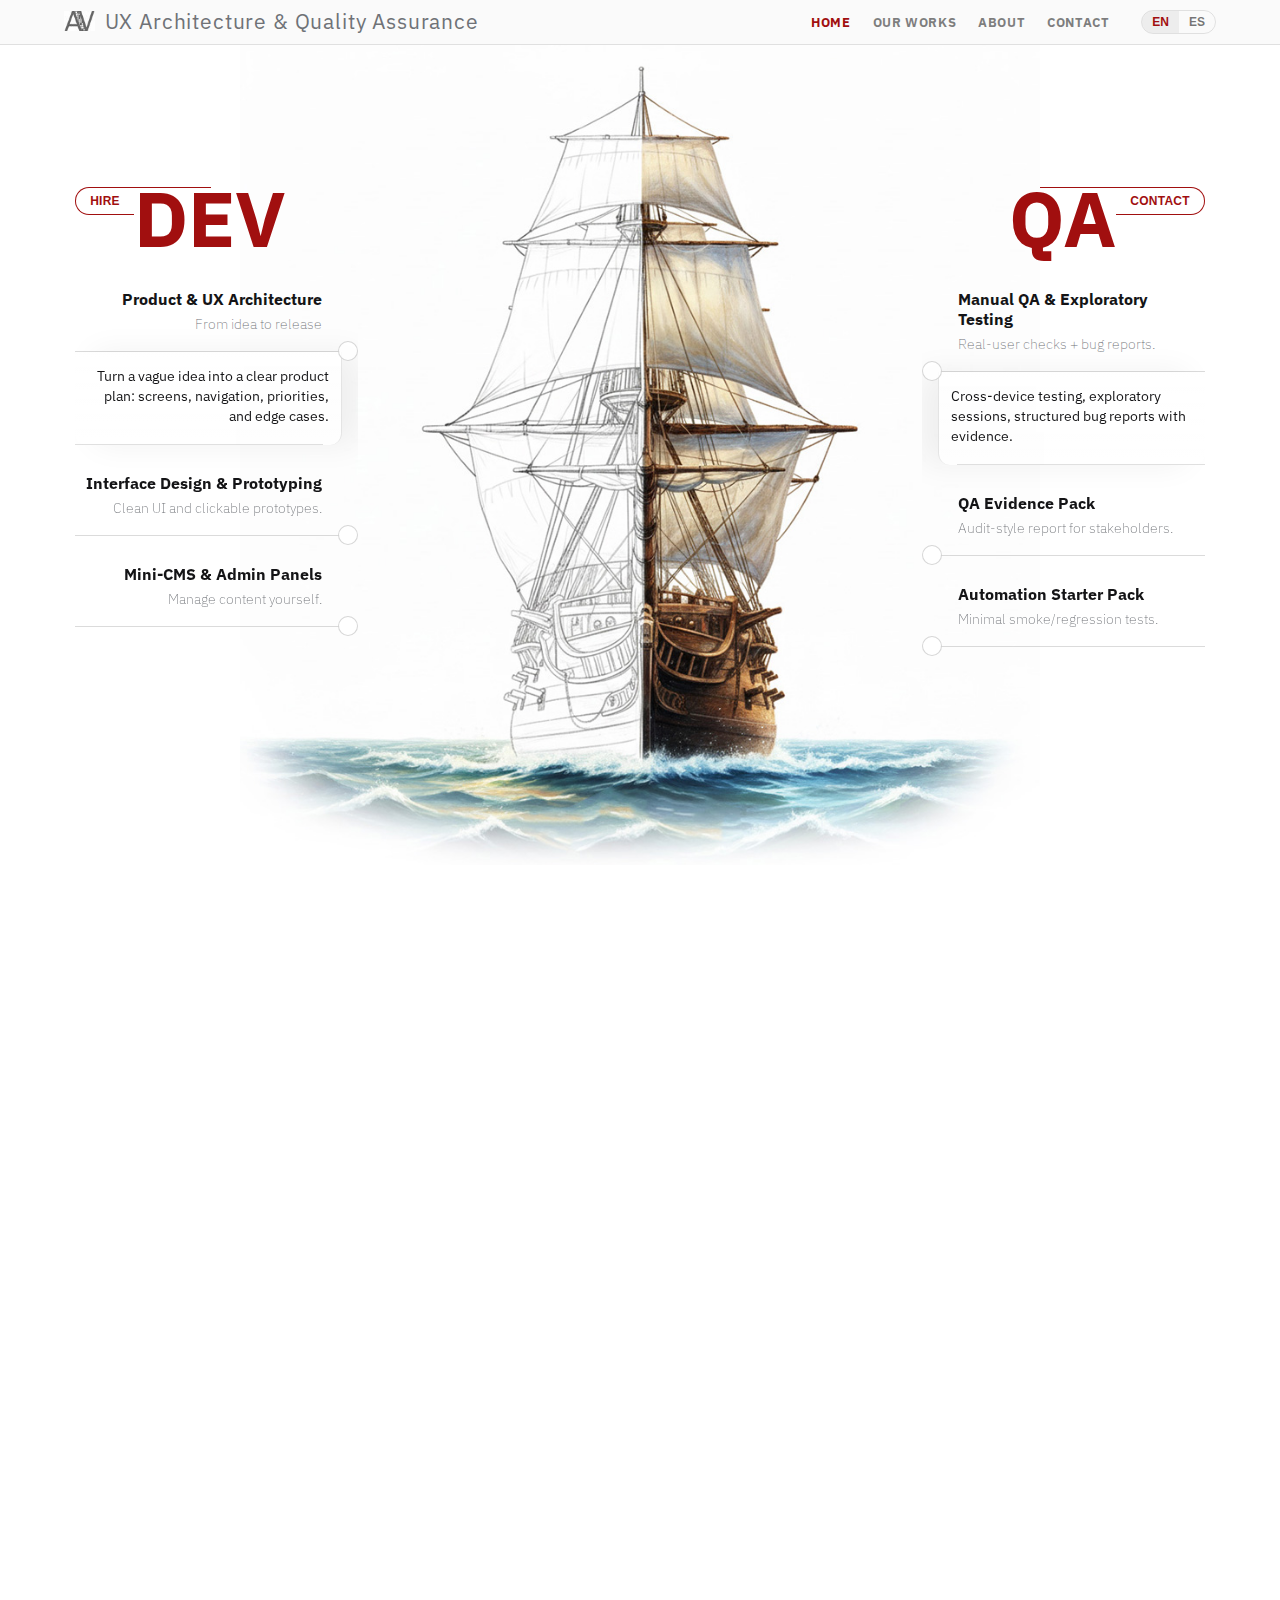
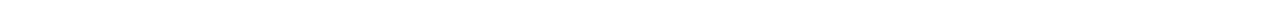
<file: index.html>
<!DOCTYPE html>
<html lang="en">
  <head>
    <meta charset="utf-8" />
    <meta name="viewport" content="width=device-width,initial-scale=1" />
    <title>Home</title>
    <link rel="stylesheet" href="css/home.css" />
    <link rel="stylesheet" href="css/footer.css" />
    <link rel="stylesheet" href="css/modals.css" />
    <!--    -->
    <link rel="stylesheet" href="css/responsive.css" />

    <link rel="preconnect" href="https://fonts.googleapis.com" />
    <link rel="preconnect" href="https://fonts.gstatic.com" crossorigin />
    <link
      href="https://fonts.googleapis.com/css2?family=IBM+Plex+Sans:wght@300;400;500;600;700&display=swap"
      rel="stylesheet"
    />
  </head>

  <body class="home">
    <header class="topbar" aria-label="Top navigation">
      <div class="topbar-inner">
        <div class="brand" aria-label="Brand">
          <a href="index.html" class="logo">
            <img src="images/av_logo.jpg" alt="AV Logo" />
          </a>

          <div class="brand-tagline">
            <span class="full-tagline"
              >UX Architecture & Quality Assurance</span
            >
            <span class="short-tagline">UX & QA</span>
          </div>
        </div>

        <button class="burger" id="burgerBtn" aria-label="Menu">
          <span></span>
          <span></span>
          <span></span>
        </button>

        <nav class="nav" id="mainNav" aria-label="Site">
          <a class="navlink is-active" href="index.html">HOME</a>
          <a class="navlink" href="portfolio-projects.html">OUR WORKS</a>
          <a class="navlink" href="about.html">ABOUT</a>
          <a class="navlink" href="about.html#contact">CONTACT</a>

          <div class="lang" aria-label="Language">
            <button class="lang-btn is-active" type="button">EN</button>
            <button class="lang-btn" type="button">ES</button>
          </div>
        </nav>
      </div>
    </header>

    <!--  Slider-home -->
    <main class="slider-home" aria-label="Home hero">
      <section class="home-hero" id="top" aria-label="Services overview">
        <div class="hero-tabs-content">
          <button
            class="hero-nav hero-nav--prev"
            type="button"
            aria-label="Previous (DEV)"
          ></button>
          <button
            class="hero-nav hero-nav--next"
            type="button"
            aria-label="Next (QA)"
          ></button>

          <div class="hero-sides" tabindex="0" aria-label="Services slider">
            <!-- LEFT: DEV -->
            <div class="hero-col hero-col--left" aria-labelledby="heroDevTitle">
              <h2 class="hero-title dev-left hero-title--chip hero-title--dev">
                <button
                  class="hero-chip hero-chip--dev js-gmodal-open"
                  type="button"
                  data-gmodal="modalHireDev"
                >
                  HIRE
                </button>

                <span class="hero-titleText">DEV</span>
              </h2>

              <div class="hero-accordion" aria-label="DEV services">
                <details
                  class="services-acc acc--dev svc-col svc-col--dev"
                  open
                >
                  <summary>
                    <span class="svc-name">Product & UX Architecture</span>
                    <span class="svc-short">From idea to release</span>
                  </summary>
                  <div class="svc-body">
                    <p>
                      Turn a vague idea into a clear product plan: screens,
                      navigation, priorities, and edge cases.
                    </p>
                  </div>
                </details>

                <details class="services-acc acc--dev svc-col svc-col--dev">
                  <summary>
                    <span class="svc-name">Interface Design & Prototyping</span>
                    <span class="svc-short"
                      >Clean UI and clickable prototypes.</span
                    >
                  </summary>
                  <div class="svc-body">
                    <p>
                      Wireframes → polished UI → prototype for fast feedback and
                      confident implementation.
                    </p>
                  </div>
                </details>

                <details class="services-acc acc--dev svc-col svc-col--dev">
                  <summary>
                    <span class="svc-name">Mini-CMS & Admin Panels</span>
                    <span class="svc-short">Manage content yourself.</span>
                  </summary>
                  <div class="svc-body">
                    <p>
                      File managers, editors, safe delete/restore, workflows
                      that feel like a native tool.
                    </p>
                  </div>
                </details>
              </div>
            </div>

            <!-- CENTER (ship gutter) -->
            <div class="hero-center" aria-hidden="true"></div>

            <!-- RIGHT: QA -->
            <div class="hero-col hero-col--right" aria-labelledby="heroQaTitle">
              <!-- RIGHT -->
              <h2 class="hero-title qa-right hero-title--chip hero-title--qa">
                <span class="hero-titleText">QA</span>
                <button
                  class="hero-chip hero-chip--qa js-gmodal-open"
                  type="button"
                  data-gmodal="modalContactQA"
                >
                  CONTACT
                </button>
              </h2>

              <div class="hero-accordion" aria-label="QA services">
                <details class="services-acc acc--qa svc-col svc-col--qa" open>
                  <summary>
                    <span class="svc-name"
                      >Manual QA & Exploratory Testing</span
                    >
                    <span class="svc-short"
                      >Real-user checks + bug reports.</span
                    >
                  </summary>
                  <div class="svc-body">
                    <p>
                      Cross-device testing, exploratory sessions, structured bug
                      reports with evidence.
                    </p>
                  </div>
                </details>

                <details class="services-acc acc--qa svc-col svc-col--qa">
                  <summary>
                    <span class="svc-name">QA Evidence Pack</span>
                    <span class="svc-short"
                      >Audit-style report for stakeholders.</span
                    >
                  </summary>
                  <div class="svc-body">
                    <p>
                      Coverage checklist, prioritized findings, recommendations,
                      and proof.
                    </p>
                  </div>
                </details>

                <details class="services-acc acc--qa svc-col svc-col--qa">
                  <summary>
                    <span class="svc-name">Automation Starter Pack</span>
                    <span class="svc-short"
                      >Minimal smoke/regression tests.</span
                    >
                  </summary>
                  <div class="svc-body">
                    <p>
                      Small, maintainable suite for the most critical flows (no
                      “framework monster”).
                    </p>
                  </div>
                </details>
              </div>
            </div>
          </div>
        </div>
      </section>
    </main>
    <!--  </div>-->

    <!-- SECOND SCREEN: Snapshot (short, not the full About) -->
    <section id="why" class="home-snapshot" aria-label="Why this studio">
      <div class="snap-h">
        <div class="snap-label">Why this studio</div>
        <h2 class="snap-title">What teams hire us for</h2>
        <p class="snap-lead">
          Fast, realistic QA that supports shipping. Clear scope, clean bug
          reports, predictable communication.
        </p>
      </div>

      <div class="snap-grid">
        <article class="snap-card">
          <div class="snap-tag">Structured QA</div>
          <h3>Not “clicking around”</h3>
          <p>
            Risk-based scope, focused checks, and reports your devs can act on.
          </p>
        </article>

        <article class="snap-card">
          <div class="snap-tag">Communication bridge</div>
          <h3>US management · EU dev teams</h3>
          <p>
            We help reproduce issues faster and reduce back-and-forth friction.
          </p>
        </article>

        <article class="snap-card">
          <div class="snap-tag">Cost-efficiency</div>
          <h3>Senior-level QA at EU rates</h3>
          <p>Flexible support during release peaks — no hiring overhead.</p>
        </article>

        <article class="snap-card">
          <div class="snap-tag">Boutique studio</div>
          <h3>Direct access</h3>
          <p>
            You talk to the person doing the testing — not layers of managers.
          </p>
        </article>
      </div>

      <div class="snap-cta">
        <a class="btn-ghost" href="about.html">Read the full story</a>
        <button
          class="btn-primary js-gmodal-open"
          type="button"
          data-gmodal="modalAudit"
        >
          Book a free QA audit
        </button>
      </div>
    </section>

    <footer class="site-footer">
      <div class="footer-wide-content">
        <a
          class="footer-visual anchor-link"
          href="index.html"
          aria-label="Go to Home"
        >
          <img
            src="images/anchor-glass.png"
            alt="QA Anchor"
            class="anchor-img"
          />
        </a>

        <div class="footer-body">
          <div class="footer-bottom-row">
            <div class="footer-info">
              <span class="footer-brand">Alevito QA Studio</span>
              <span class="footer-role">QA Architect & Developer</span>
            </div>

            <div class="footer-socials">
              <a
                href="https://www.linkedin.com/company/alevito/"
                class="social-link"
                aria-label="LinkedIn"
              >
                <svg
                  xmlns="http://www.w3.org/2000/svg"
                  width="24"
                  height="24"
                  viewBox="0 0 24 24"
                  fill="none"
                  stroke="currentColor"
                  stroke-width="1.2"
                  stroke-linecap="round"
                  stroke-linejoin="round"
                >
                  <path
                    d="M4 4m0 2a2 2 0 0 1 2 -2h12a2 2 0 0 1 2 2v12a2 2 0 0 1 -2 2h-12a2 2 0 0 1 -2 -2z"
                  />
                  <path d="M8 11l0 5" />
                  <path d="M8 8l0 .01" />
                  <path d="M12 16l0 -5" />
                  <path d="M16 16v-3a2 2 0 0 0 -4 0" />
                </svg>
              </a>

              <a href="#" class="social-link" aria-label="GitHub">
                <svg
                  xmlns="http://www.w3.org/2000/svg"
                  width="24"
                  height="24"
                  viewBox="0 0 24 24"
                  fill="none"
                  stroke="currentColor"
                  stroke-width="1.2"
                  stroke-linecap="round"
                  stroke-linejoin="round"
                >
                  <path
                    d="M9 19c-4.3 1.4 -4.3 -2.5 -6 -3m12 5v-3.5c0 -1 .1 -1.4 -.5 -2c2.8 -.3 5.5 -1.4 5.5 -6a4.6 4.6 0 0 0 -1.3 -3.2a4.2 4.2 0 0 0 -.1 -3.2s-1.1 -.3 -3.5 1.3a12.3 12.3 0 0 0 -6.2 0c-2.4 -1.6 -3.5 -1.3 -3.5 -1.3a4.2 4.2 0 0 0 -.1 3.2a4.6 4.6 0 0 0 -1.3 3.2c0 4.6 2.7 5.7 5.5 6c-.6 .6 -.6 1.2 -.5 2v3.5"
                  />
                </svg>
              </a>

              <a href="#" class="social-link" aria-label="Telegram">
                <svg
                  xmlns="http://www.w3.org/2000/svg"
                  width="24"
                  height="24"
                  viewBox="0 0 24 24"
                  fill="none"
                  stroke="currentColor"
                  stroke-width="1.2"
                  stroke-linecap="round"
                  stroke-linejoin="round"
                >
                  <path d="M15 10l-4 4l6 6l4 -16l-18 7l4 2l2 6l3 -4" />
                </svg>
              </a>
            </div>

            <p class="copyright">© 2025. Safe Harbor for your project.</p>
          </div>
        </div>
      </div>
    </footer>

    <!-- QA Pack overlay -->
    <div class="overlay" id="qaOverlay" aria-hidden="true">
      <div
        class="modal"
        role="dialog"
        aria-modal="true"
        aria-labelledby="qaTitle"
      >
        <div class="modal-head">
          <div class="modal-title">
            <b id="qaTitle">Index</b>
            <span class="muted"
              >Open files in separate windows (the list stays usable).</span
            >
          </div>
          <div class="modal-actions">
            <button class="btn" id="closeAllWins" type="button">
              Close all
            </button>
            <button
              class="btn btn-primary"
              id="closeQa"
              type="button"
              aria-label="Close"
            >
              ✕
            </button>
          </div>
        </div>

        <div class="modal-body">
          <div class="doclist" id="docList"></div>
        </div>
      </div>
    </div>

    <!-- ===================== -->
    <!-- GLASS CONTACT MODALS  -->
    <!-- ===================== -->

    <div class="gmodal" id="modalHireDev" aria-hidden="true" hidden>
      <div class="gmodal__backdrop" data-gmodal-close></div>

      <div
        class="gmodal__dialog"
        role="dialog"
        aria-modal="true"
        aria-labelledby="modalHireDevTitle"
      >
        <header class="gmodal__head">
          <div>
            <div class="gmodal__kicker">DEV</div>
            <h3 class="gmodal__title" id="modalHireDevTitle">
              Hire a Developer / UX Architect
            </h3>
            <p class="gmodal__sub">
              Prototype → build → ship. Clean UI, predictable scope.
            </p>
          </div>

          <button
            class="gmodal__x"
            type="button"
            data-gmodal-close
            aria-label="Close"
          >
            ✕
          </button>
        </header>

        <div class="gmodal__body">
          <div class="gmodal__card">
            <h4 class="gmodal__h">Best fit for</h4>
            <ul class="gmodal__list">
              <li>Landing pages and product-style one-pagers</li>
              <li>Mini CMS / admin panels (Explorer-style UI)</li>
              <li>UI prototyping + UX architecture for small apps</li>
            </ul>

            <div class="gmodal__actions">
              <a
                class="gmodal__btn"
                href="mailto:info@alevito.es?subject=DEV%20request"
                >Email</a
              >
              <button
                class="gmodal__btn gmodal__btn--ghost js-gmodal-open"
                type="button"
                data-gmodal="modalAudit"
              >
                Need QA audit instead
              </button>
            </div>
          </div>

          <p class="gmodal__note">
            Tell us your stack + deadline — we’ll reply with a tiny plan and
            next steps.
          </p>
        </div>
      </div>
    </div>

    <div class="gmodal" id="modalContactQA" aria-hidden="true" hidden>
      <div class="gmodal__backdrop" data-gmodal-close></div>

      <div
        class="gmodal__dialog"
        role="dialog"
        aria-modal="true"
        aria-labelledby="modalContactQATitle"
      >
        <header class="gmodal__head">
          <div>
            <div class="gmodal__kicker">QA</div>
            <h3 class="gmodal__title" id="modalContactQATitle">Talk to QA</h3>
            <p class="gmodal__sub">
              Manual checks, evidence pack, focused automation starter.
            </p>
          </div>

          <button
            class="gmodal__x"
            type="button"
            data-gmodal-close
            aria-label="Close"
          >
            ✕
          </button>
        </header>

        <div class="gmodal__body">
          <div class="gmodal__card">
            <h4 class="gmodal__h">Quick message</h4>
            <p class="gmodal__p">
              Share device targets, main user flow, and your release date —
              we’ll suggest a scope.
            </p>

            <div class="gmodal__actions">
              <a
                class="gmodal__btn"
                href="mailto:info@alevito.es?subject=QA%20request"
                >Email</a
              >
              <button
                class="gmodal__btn gmodal__btn--ghost js-gmodal-open"
                type="button"
                data-gmodal="modalAudit"
              >
                Order Audit
              </button>
            </div>
          </div>
        </div>
      </div>
    </div>

    <div class="gmodal" id="modalAudit" aria-hidden="true" hidden>
      <div class="gmodal__backdrop" data-gmodal-close></div>

      <div
        class="gmodal__dialog"
        role="dialog"
        aria-modal="true"
        aria-labelledby="modalAuditTitle"
      >
        <header class="gmodal__head">
          <div>
            <div class="gmodal__kicker">AUDIT</div>
            <h3 class="gmodal__title" id="modalAuditTitle">
              QA Audit / Evidence Pack
            </h3>
            <p class="gmodal__sub">
              A clear first step: risks, key issues, and next actions.
            </p>
          </div>

          <button
            class="gmodal__x"
            type="button"
            data-gmodal-close
            aria-label="Close"
          >
            ✕
          </button>
        </header>

        <div class="gmodal__body">
          <!-- взято из index-QA.html (контактный блок + список) -->
          <div class="gmodal__card">
            <h4 class="gmodal__h">What you get in a free QA audit</h4>
            <ul class="gmodal__list">
              <li>
                20–30 min intro call or async exchange about your product and
                priorities.
              </li>
              <li>
                A short, focused pass through your main user flow (about 1–2
                hours of manual testing).
              </li>
              <li>
                A brief written summary with key issues, risks and suggested
                next steps.
              </li>
              <li>
                No obligation to continue — you can use the notes with your
                current team.
              </li>
            </ul>
            <p class="gmodal__note">
              Think of it as a low-pressure, clearly scoped way to start working
              together and see if our style fits your product.
            </p>
          </div>

          <div class="gmodal__card">
            <div class="gmodal__contacts">
              <div>
                Email: <a href="mailto:info@alevito.es">info@alevito.es</a>
              </div>
              <div>
                LinkedIn:
                <a
                  href="https://www.linkedin.com/in/viktoriia-bondarenko-mayboroda/"
                  target="_blank"
                  rel="noreferrer"
                  >Viktoriia</a
                >
                ·
                <a
                  href="https://www.linkedin.com/in/aleksandr-bondarenko-alevito/"
                  target="_blank"
                  rel="noreferrer"
                  >Alex</a
                >
              </div>
            </div>

            <!-- форма из index-QA.html -->
            <form class="gmodal__form" action="#" method="post">
              <div class="gmodal__field">
                <label class="gmodal__label" for="auditName">Your name</label>
                <input
                  class="gmodal__input"
                  type="text"
                  id="auditName"
                  name="name"
                  placeholder="Name"
                />
              </div>

              <div class="gmodal__field">
                <label class="gmodal__label" for="auditEmail">Work email</label>
                <input
                  class="gmodal__input"
                  type="email"
                  id="auditEmail"
                  name="email"
                  placeholder="you@company.com"
                />
              </div>

              <div class="gmodal__field">
                <label class="gmodal__label" for="auditMsg"
                  >What do you need help with?</label
                >
                <textarea
                  class="gmodal__textarea"
                  id="auditMsg"
                  name="message"
                  placeholder="Short description of your app, tech stack and release timeline"
                ></textarea>
              </div>

              <button
                class="btn-primary gmodal__btn gmodal__btn--primary"
                type="submit"
              >
                Send message
              </button>
              <!--
              <div class="gmodal__fineprint">
                This form is a simple demo. For production we can wire it up to
                your preferred tool (email, ticket system or CRM).
              </div>-->
            </form>
          </div>
        </div>
      </div>
    </div>

    <script src="js/portfolio-projects.js"></script>
    <!-- QA Pack overlay-->
    <script src="js/script.js"></script>
    <script>
      (() => {
        const canHover = window.matchMedia(
          "(hover: hover) and (pointer: fine)"
        ).matches;

        document.querySelectorAll(".hero-accordion").forEach((acc) => {
          const items = Array.from(
            acc.querySelectorAll("details.services-acc")
          );
          if (!items.length) return;

          // Всегда 1 открыт на старте
          const first = items.find((d) => d.open) || items[0];
          items.forEach((d) => (d.open = d === first));

          // Родной toggle: открыли один -> закрыли остальные
          acc.addEventListener(
            "toggle",
            (e) => {
              const t = e.target;
              if (!(t instanceof HTMLDetailsElement)) return;

              if (t.open) {
                items.forEach((d) => {
                  if (d !== t) d.open = false;
                });
              } else {
                // не даём остаться "всё закрыто"
                if (!items.some((d) => d.open)) first.open = true;
              }
            },
            true
          );

          // Hover: открываем при наведении на summary (и НЕ закрываем при уходе)
          if (canHover) {
            items.forEach((d) => {
              const s = d.querySelector("summary");
              if (!s) return;
              s.addEventListener("pointerenter", () => {
                if (!d.open) d.open = true; // сработает toggle и закроет остальные
              });
            });
          }
        });
      })();
    </script>
    <script src="js/glass-modals.js"></script>
    <script src="js/topbar-burger.js" defer></script>
  </body>
</html>
</file>
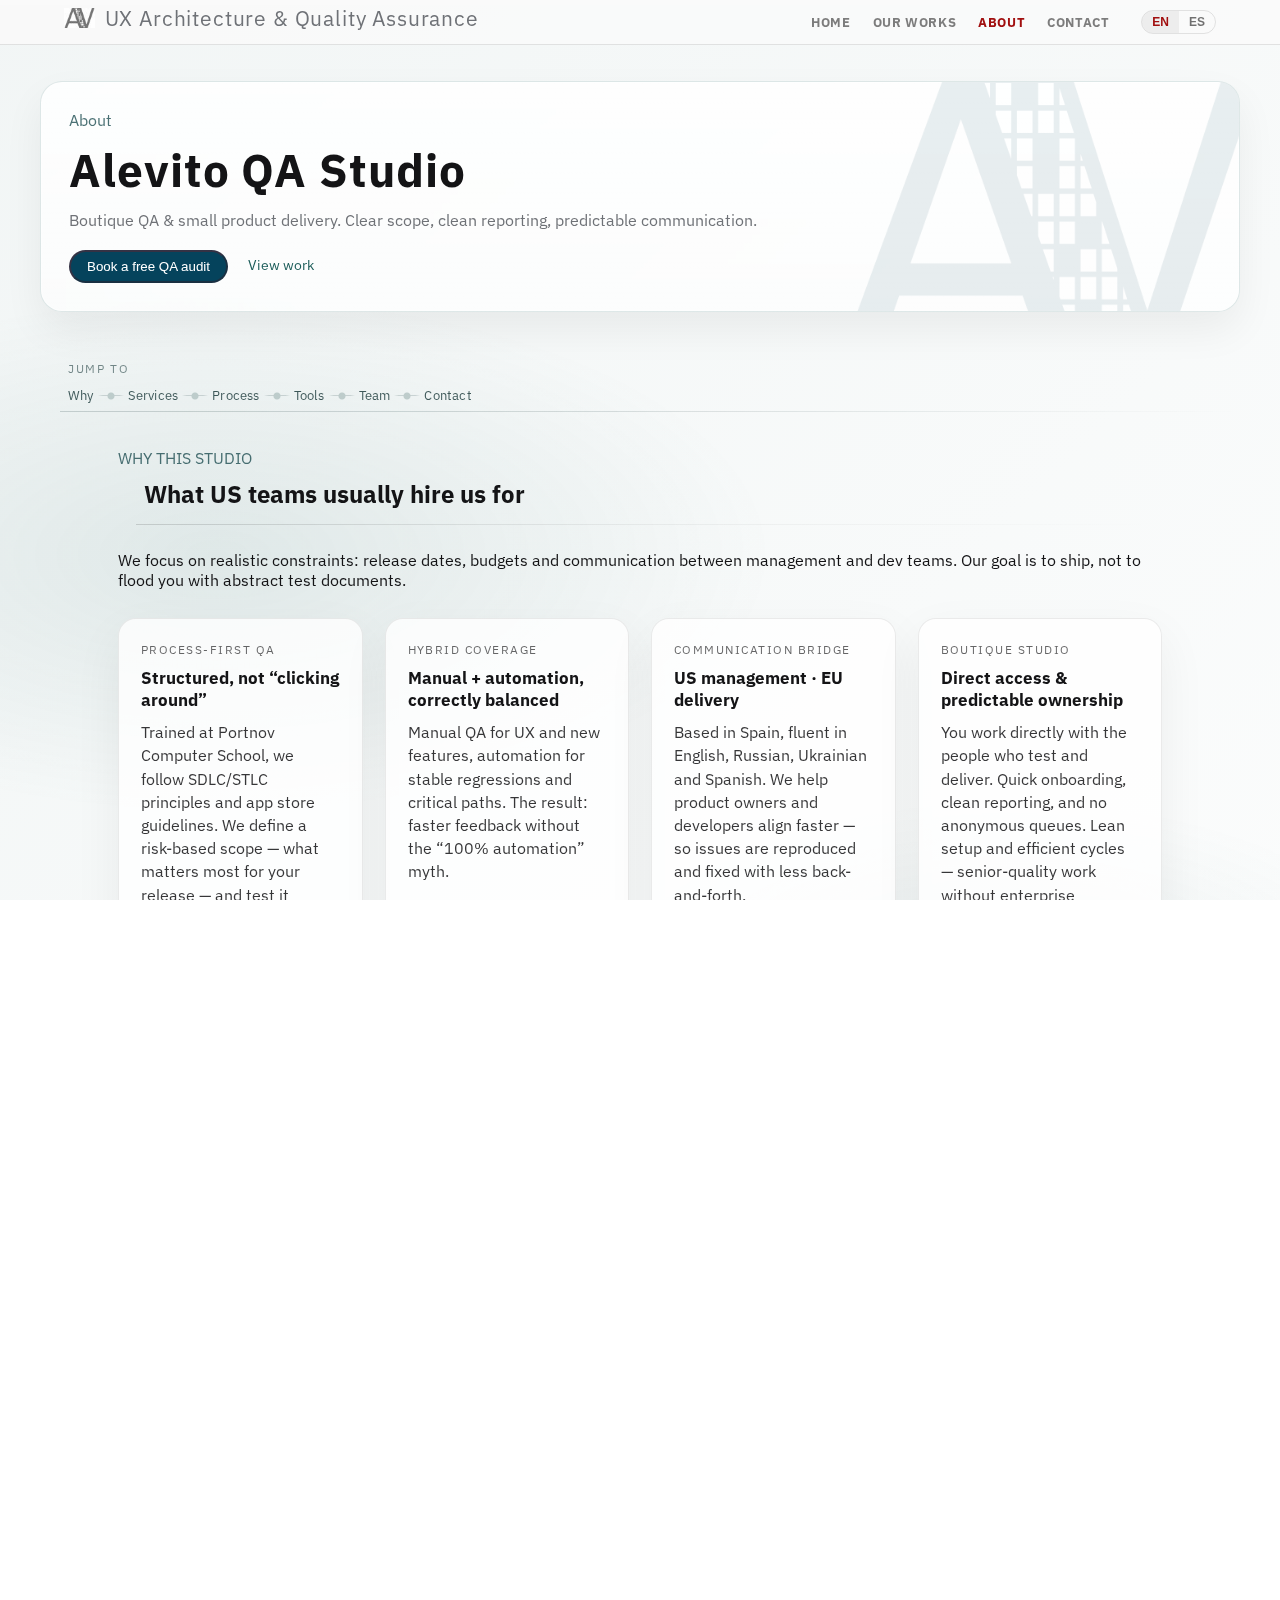
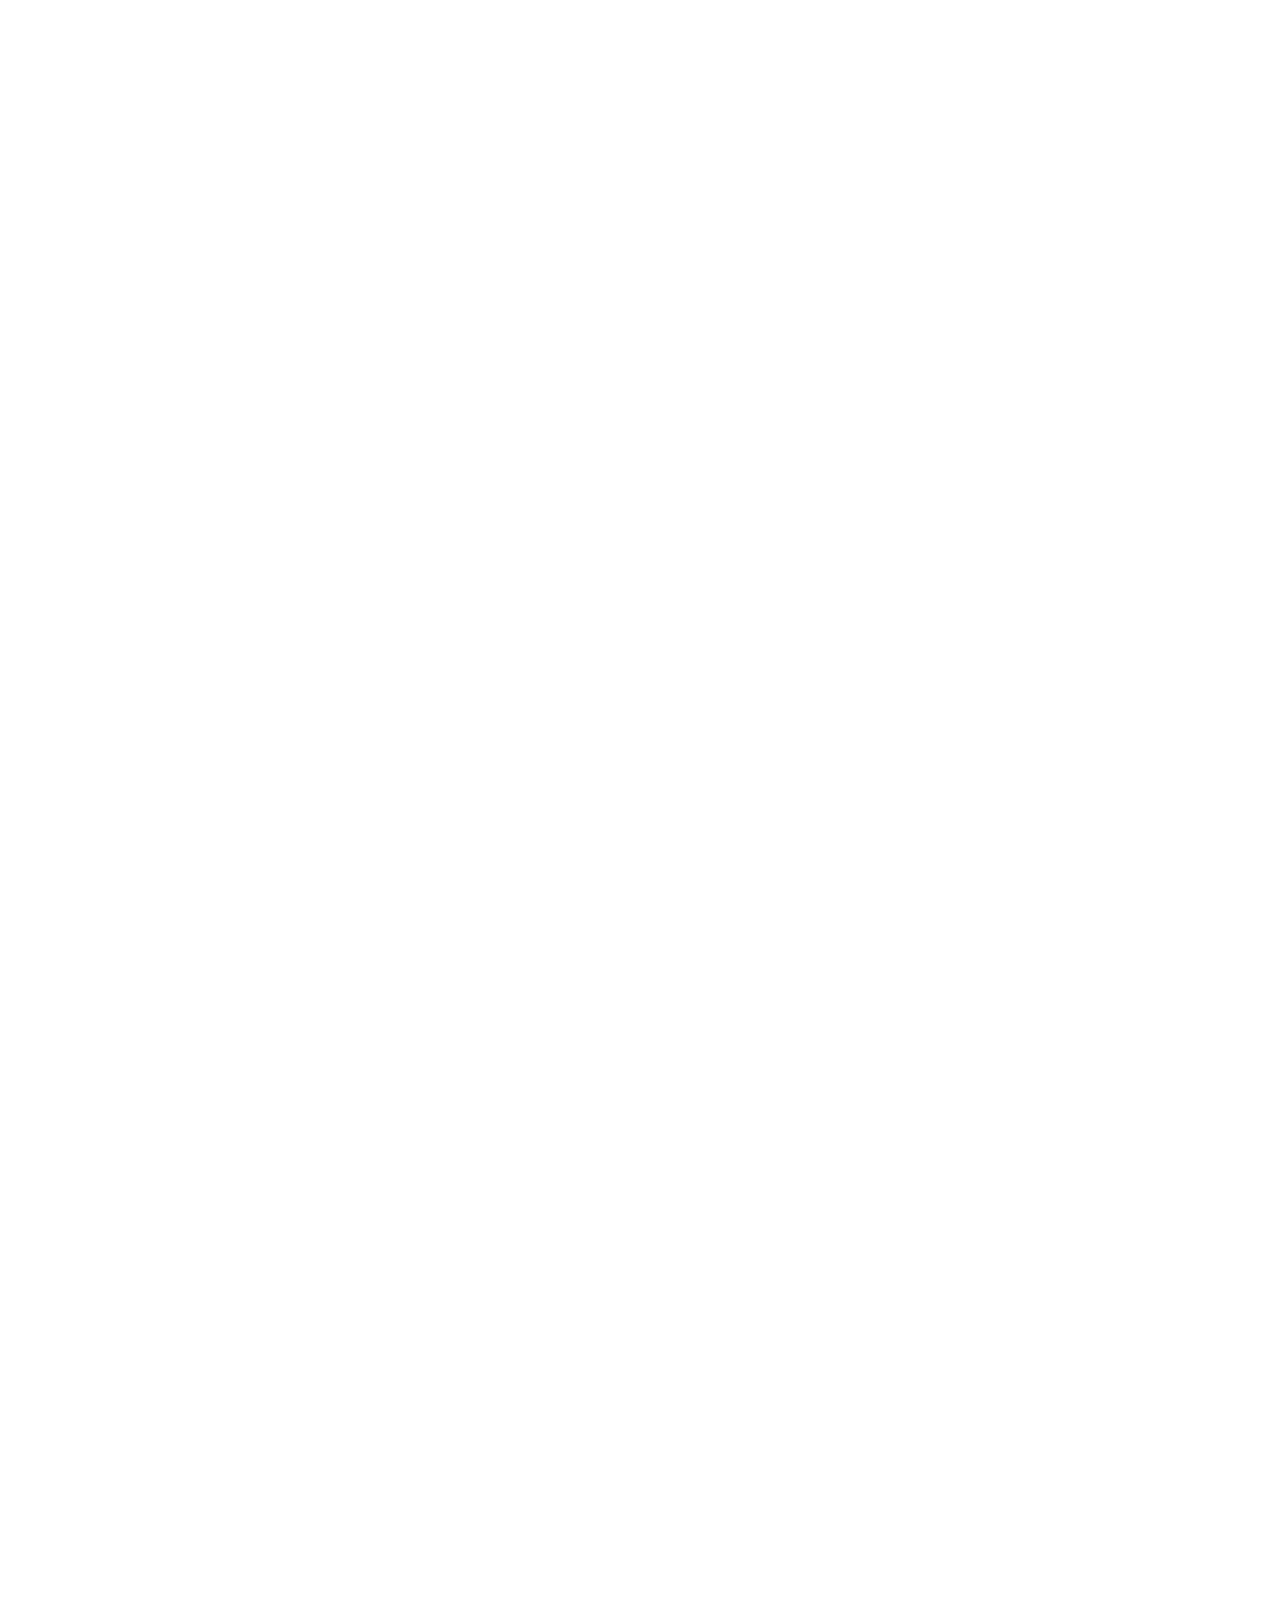
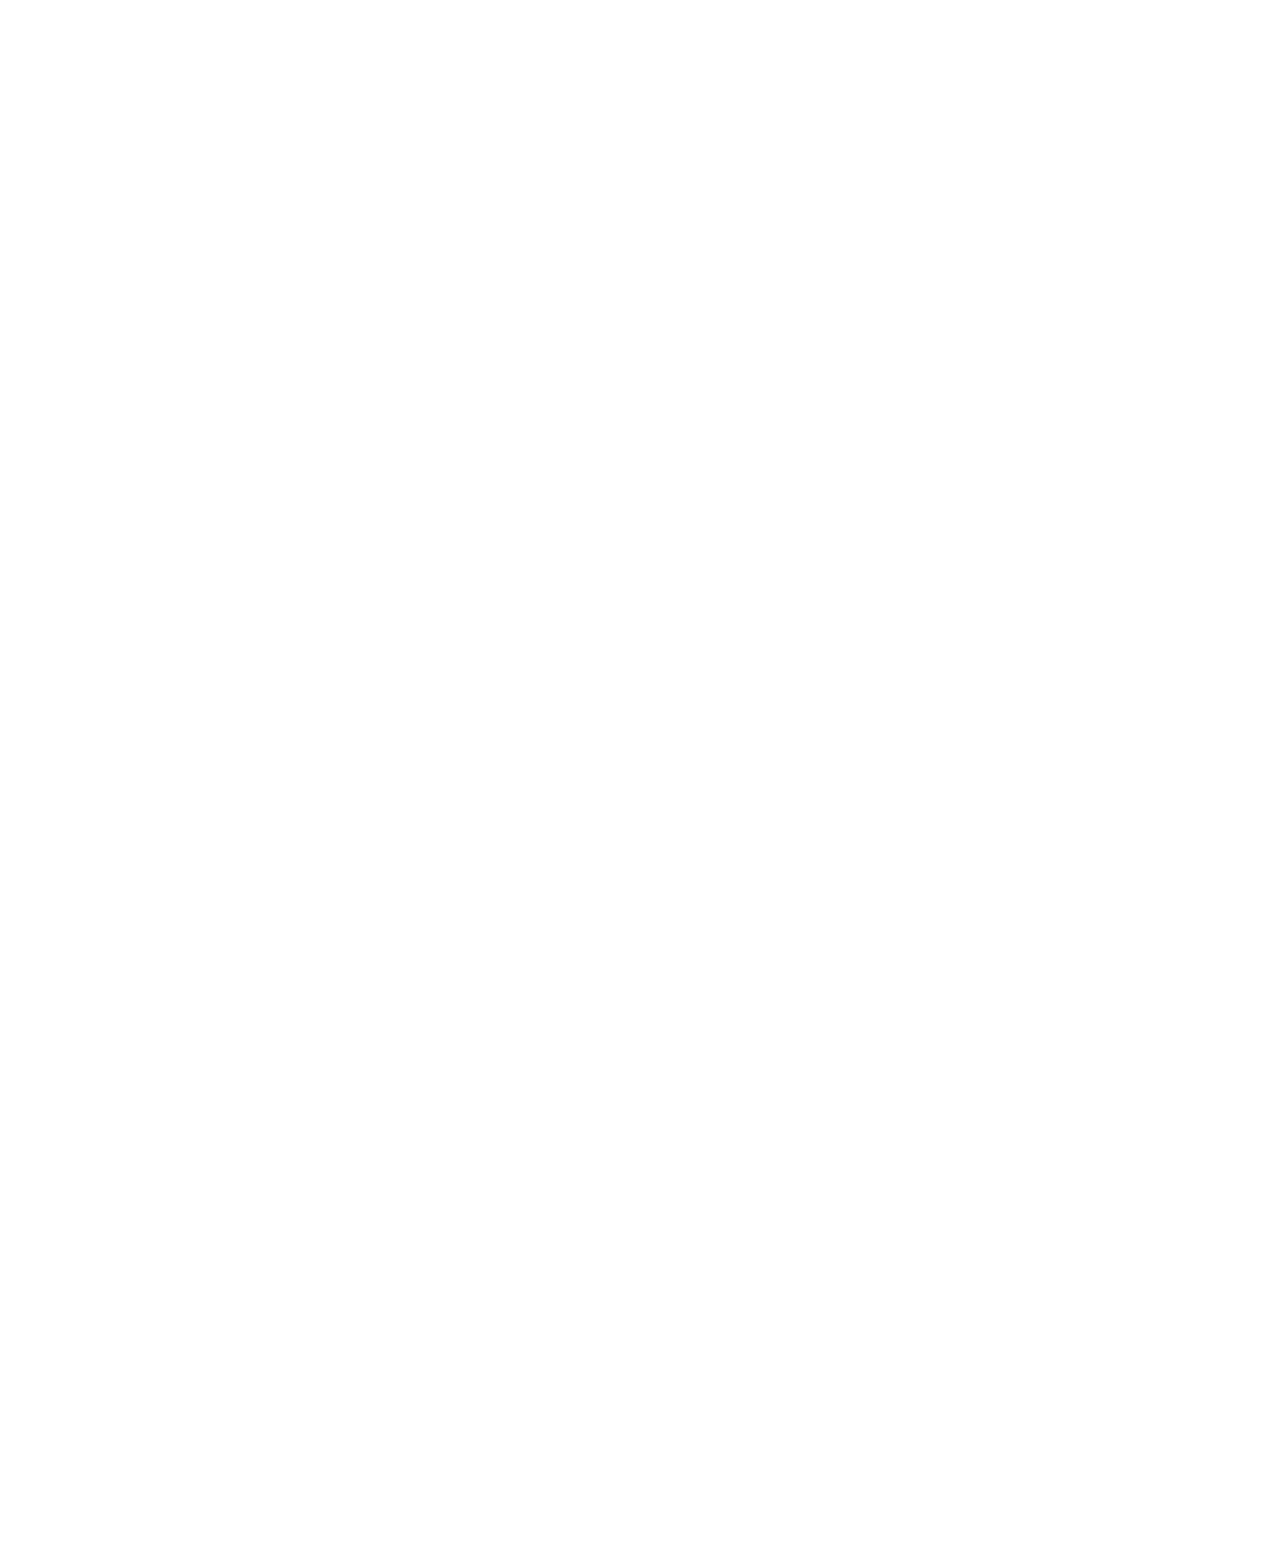
<file: about.html>
<!DOCTYPE html>
<html lang="en">
  <head>
    <meta charset="utf-8" />
    <meta name="viewport" content="width=device-width,initial-scale=1" />
    <title>About</title>

    <!-- базовые стили проекта -->
    <link rel="stylesheet" href="css/home.css" />
    <link rel="stylesheet" href="css/modals.css" />
    <link rel="stylesheet" href="css/responsive.css" />
    <link rel="stylesheet" href="css/footer.css" />

    <!-- новые стили страницы -->
    <link rel="stylesheet" href="css/about.css" />

    <link rel="preconnect" href="https://fonts.googleapis.com" />
    <link rel="preconnect" href="https://fonts.gstatic.com" crossorigin />
    <link
      href="https://fonts.googleapis.com/css2?family=IBM+Plex+Sans:wght@300;400;500;600;700&display=swap"
      rel="stylesheet"
    />
  </head>

  <body class="about page-about">
    <header class="topbar" aria-label="Top navigation">
      <div class="topbar-inner">
        <div class="brand" aria-label="Brand">
          <a href="index.html" class="logo">
            <img src="images/av_logo.jpg" alt="AV Logo" />
          </a>

          <div class="brand-tagline">
            <span class="full-tagline"
              >UX Architecture & Quality Assurance</span
            >
            <span class="short-tagline">UX & QA</span>
          </div>
        </div>

        <button class="burger" id="burgerBtn" aria-label="Menu">
          <span></span><span></span><span></span>
        </button>

        <nav class="nav" id="mainNav" aria-label="Site">
          <a class="navlink" href="index.html">HOME</a>
          <a class="navlink" href="portfolio-projects.html">OUR WORKS</a>
          <a class="navlink is-active" href="about.html">ABOUT</a>
          <a class="navlink" href="about.html#contact">CONTACT</a>

          <div class="lang" aria-label="Language">
            <button class="lang-btn is-active" type="button">EN</button>
            <button class="lang-btn" type="button">ES</button>
          </div>
        </nav>
      </div>
    </header>

    <main class="about-page" aria-label="About page">
      <!-- HERO -->
      <section class="about-hero" aria-label="About intro">
        <div class="about-hero-inner">
          <div class="section-label">About</div>
          <h1 class="about-title">Alevito QA Studio</h1>
          <p class="about-lead">
            Boutique QA & small product delivery. Clear scope, clean reporting,
            predictable communication.
          </p>

          <div class="about-hero-cta">
            <button
              class="btn-primary js-gmodal-open"
              type="button"
              data-gmodal="modalAudit"
            >
              Book a free QA audit
            </button>
            <a class="btn-ghost" href="portfolio-projects.html">View work</a>
          </div>
        </div>
      </section>

      <nav class="about-toc" aria-label="On this page">
        <div class="about-toc-caption">Jump to</div>
        <ul class="about-toc-list">
          <li><a class="about-toc-link" href="#why">Why</a></li>
          <li><a class="about-toc-link" href="#services">Services</a></li>
          <li><a class="about-toc-link" href="#process">Process</a></li>
          <li><a class="about-toc-link" href="#tools">Tools</a></li>
          <li><a class="about-toc-link" href="#about">Team</a></li>
          <li><a class="about-toc-link" href="#contact">Contact</a></li>
        </ul>
      </nav>

      <!-- VALUE (full version) -->
      <section class="about-why" id="why">
        <p class="section-label">WHY THIS STUDIO</p>
        <h2 class="section-title">What US teams usually hire us for</h2>
        <p class="section-lead">
          We focus on realistic constraints: release dates, budgets and
          communication between management and dev teams. Our goal is to ship,
          not to flood you with abstract test documents.
        </p>

        <div class="about-why-grid">
          <article class="about-why-card">
            <p class="about-why-eyebrow">Process-first QA</p>
            <h3 class="about-why-title">Structured, not “clicking around”</h3>
            <p class="about-why-text">
              Trained at Portnov Computer School, we follow SDLC/STLC principles
              and app store guidelines. We define a risk-based scope — what
              matters most for your release — and test it thoroughly.
            </p>
            <p class="about-outcome">
              <strong>Outcome:</strong> risk-based scope in 24–48h
            </p>
          </article>

          <article class="about-why-card">
            <p class="about-why-eyebrow">Hybrid coverage</p>
            <h3 class="about-why-title">
              Manual + automation, correctly balanced
            </h3>
            <p class="about-why-text">
              Manual QA for UX and new features, automation for stable
              regressions and critical paths. The result: faster feedback
              without the “100% automation” myth.
            </p>
            <p class="about-outcome">
              <strong>Outcome:</strong> faster feedback cycles with stable
              regressions.
            </p>
          </article>

          <article class="about-why-card">
            <p class="about-why-eyebrow">Communication bridge</p>
            <h3 class="about-why-title">US management · EU delivery</h3>
            <p class="about-why-text">
              Based in Spain, fluent in English, Russian, Ukrainian and Spanish.
              We help product owners and developers align faster — so issues are
              reproduced and fixed with less back-and-forth.
            </p>
            <p class="about-outcome">
              <strong>Outcome:</strong> less back-and-forth, faster fixes.
            </p>
          </article>

          <article class="about-why-card">
            <p class="about-why-eyebrow">Boutique studio</p>
            <h3 class="about-why-title">
              Direct access & predictable ownership
            </h3>
            <p class="about-why-text">
              You work directly with the people who test and deliver. Quick
              onboarding, clean reporting, and no anonymous queues. Lean setup
              and efficient cycles — senior-quality work without enterprise
              overhead.
            </p>
            <p class="about-outcome">
              <strong>Outcome:</strong> clear ownership and predictable
              delivery.
            </p>
          </article>
        </div>
      </section>

      <div class="section-divider" aria-hidden="true"></div>

      <!-- SERVICES -->
      <section class="about-why" id="services" aria-label="Services">
        <p class="section-label">SERVICES</p>
        <h2 class="section-title">What we can help you with</h2>
        <p class="section-lead">
          Cross-platform QA for real products — web, mobile, desktop, APIs, and
          supporting scripts. Manual where it matters, automation where it saves
          time.
        </p>

        <div class="about-why-grid">
          <!-- 1) Manual QA -->
          <article class="about-why-card">
            <p class="about-why-eyebrow">Core QA</p>
            <h3 class="about-why-title">Manual testing</h3>

            <div class="brand-row" aria-label="Key areas: Manual QA">
              <span class="brand-badge">Regression</span>
              <span class="brand-badge">Smoke</span>
              <span class="brand-badge">Exploratory</span>
            </div>

            <p class="about-why-text">
              Smoke, sanity and regression cycles across key user flows. Edge
              cases, negative scenarios, UX checks and clear reproduction steps
              — for web apps, desktop tools and mobile apps.
            </p>
          </article>

          <!-- 2) Automation -->
          <article class="about-why-card">
            <p class="about-why-eyebrow">Automation</p>
            <h3 class="about-why-title">Test automation</h3>

            <div class="brand-row" aria-label="Key areas: Automation">
              <span class="brand-badge">Playwright</span>
              <span class="brand-badge">Cypress</span>
              <span class="brand-badge">CI</span>
              <span class="brand-badge">Allure</span>
            </div>

            <p class="about-why-text">
              Maintainable end-to-end checks for critical paths (login,
              checkout, admin flows). CI-ready runs for fast regressions, plus
              readable reports for your team.
            </p>
          </article>

          <!-- 3) API / Integrations -->
          <article class="about-why-card">
            <p class="about-why-eyebrow">Backend confidence</p>
            <h3 class="about-why-title">API & integration testing</h3>

            <div class="brand-row" aria-label="Key areas: API testing">
              <span class="brand-badge">REST</span>
              <span class="brand-badge">Postman</span>
              <span class="brand-badge">Auth</span>
              <span class="brand-badge">Data checks</span>
              <span class="brand-badge">Webhooks</span>
            </div>

            <p class="about-why-text">
              Verify backend logic and integrations before UI testing:
              request/response validation, auth flows, data consistency and
              error handling (Postman-friendly).
            </p>
          </article>

          <!-- 4) Mobile & devices -->
          <article class="about-why-card">
            <p class="about-why-eyebrow">Device coverage</p>
            <h3 class="about-why-title">Mobile & responsive testing</h3>

            <div class="brand-row" aria-label="Key areas: Mobile testing">
              <span class="brand-badge">Android</span>
              <span class="brand-badge">iOS Simulator</span>
              <span class="brand-badge">Responsive</span>
              <span class="brand-badge">Logs</span>
            </div>

            <p class="about-why-text">
              Android real devices + emulators, basic iOS simulator checks,
              layout/keyboard issues, platform guideline alignment, crash notes
              and log collection.
            </p>
          </article>

          <!-- 5) Localization -->
          <article class="about-why-card">
            <p class="about-why-eyebrow">Global-ready UI</p>
            <h3 class="about-why-title">Localization & content QA</h3>

            <div class="brand-row" aria-label="Key areas: Localization testing">
              <span class="brand-badge">L10n</span>
              <span class="brand-badge">EN/ES</span>
              <span class="brand-badge">Cyrillic</span>
              <span class="brand-badge">Encoding</span>
            </div>

            <p class="about-why-text">
              Visual and functional checks for English, Spanish and Cyrillic
              locales: truncation, broken layouts, mixed languages, encoding and
              formatting issues.
            </p>
          </article>

          <!-- 6) Small delivery -->
          <article class="about-why-card">
            <p class="about-why-eyebrow">Small delivery</p>
            <h3 class="about-why-title">Small product delivery + QA</h3>

            <div class="brand-row" aria-label="Key areas: Delivery">
              <span class="brand-badge">HTML/CSS/JS</span>
              <span class="brand-badge">UI fixes</span>
              <span class="brand-badge">Refactor</span>
              <span class="brand-badge">Release-ready</span>
            </div>

            <p class="about-why-text">
              For compact tools and marketing sites we can implement
              improvements and test them: from prototype to bug fixes, release
              checklists and handoff-ready notes.
            </p>
          </article>

          <article class="about-why-card">
            <p class="about-why-eyebrow">UX & accessibility</p>
            <h3 class="about-why-title">Accessibility & UX QA</h3>

            <div class="brand-row" aria-label="Key areas: Accessibility">
              <span class="brand-badge">A11y</span>
              <span class="brand-badge">WCAG</span>
              <span class="brand-badge">Keyboard</span>
              <span class="brand-badge">Contrast</span>
            </div>

            <p class="about-why-text">
              Practical accessibility and UX checks: keyboard navigation, focus
              states, contrast, error messaging and consistency across screens —
              so your product feels stable and polished.
            </p>
          </article>

          <article class="about-why-card">
            <p class="about-why-eyebrow">Release readiness</p>
            <h3 class="about-why-title">Pre-release checks & acceptance</h3>

            <div class="brand-row" aria-label="Key areas: Release readiness">
              <span class="brand-badge">Smoke</span>
              <span class="brand-badge">Go/No-Go</span>
              <span class="brand-badge">Checklist</span>
              <span class="brand-badge">Summary</span>
            </div>

            <p class="about-why-text">
              Final validation before launch: smoke on critical paths,
              last-minute UI checks and a short go/no-go summary your team can
              act on quickly.
            </p>
          </article>
        </div>
      </section>

      <div class="section-divider" aria-hidden="true"></div>
      <!-- PROCESS -->

      <section class="about-why" id="process" aria-label="Process">
        <p class="section-label">PROCESS</p>
        <h2 class="section-title">How we work</h2>
        <p class="section-lead">
          We keep it simple. You always know what we’re testing, how long it
          takes and how to read the results.
        </p>

        <div class="about-why-grid">
          <article class="about-why-card">
            <p class="about-why-eyebrow">Step 1</p>
            <h3 class="about-why-title">Quick intro & scope</h3>
            <p class="about-why-text">
              Short call or async messages so we understand your app, release
              schedule and priorities.
            </p>
          </article>

          <article class="about-why-card">
            <p class="about-why-eyebrow">Step 2</p>
            <h3 class="about-why-title">Test plan & estimate</h3>
            <p class="about-why-text">
              We define the scope (what we cover / what we don’t), risk areas,
              and a time estimate. You get clear entry/exit criteria and a
              simple bug report format.
            </p>
          </article>

          <article class="about-why-card">
            <p class="about-why-eyebrow">Step 3</p>
            <h3 class="about-why-title">Execution & reporting</h3>
            <p class="about-why-text">
              We run the agreed tests, log issues with clear reproduction steps,
              and keep you updated. If automation is in scope, we add or update
              CI-ready checks for critical paths.
            </p>
          </article>

          <article class="about-why-card">
            <p class="about-why-eyebrow">Step 4</p>
            <h3 class="about-why-title">Fix verification & summary</h3>
            <p class="about-why-text">
              We re-test changed areas, run a targeted regression (manual and/or
              automated), and deliver a short go/no-go summary for release.
            </p>
          </article>
        </div>
      </section>

      <div class="section-divider" aria-hidden="true"></div>

      <!-- TOOLS -->
      <section class="about-why" id="tools" aria-label="Tools">
        <p class="section-label">TOOLS</p>
        <h2 class="section-title">Tools & workflows</h2>

        <p class="section-lead">
          Familiar tooling, predictable reporting, and fast onboarding into your
          team’s workflow.
        </p>

        <!-- Logo ticker -->
        <div class="logo-ticker" aria-label="Toolset logos">
          <div class="logo-track">
            <!-- 1st set -->
            <div class="logo-set" aria-label="Tools we use">
              <span
                class="logoMark"
                style="
                  --logo-url: url('/assets/logos/playwright-logo.svg');
                  --ms: 140% 140%;
                "
                aria-label="Playwright"
                role="img"
              ></span>
              <span
                class="logoMark"
                style="
                  --logo-url: url('/assets/logos/Cypress_Logomark_Dark-Color.svg');
                "
                aria-label="Cypress"
                role="img"
              ></span>
              <span
                class="logoMark logoMark--gold"
                style="--logo-url: url('/assets/logos/postman.svg')"
                aria-label="Postman"
                role="img"
              ></span>

              <span
                class="logoMark logoMark--sm"
                style="--logo-url: url('/assets/logos/githubactions.svg')"
                aria-label="GitHub Actions"
                role="img"
              ></span>
              <span
                class="logoMark logoMark--sm"
                style="--logo-url: url('/assets/logos/gitlab.svg')"
                aria-label="GitLab CI"
                role="img"
              ></span>

              <span
                class="logoMark"
                style="--logo-url: url('/assets/logos/allure-report.svg')"
                aria-label="Allure Report"
                role="img"
              ></span>

              <span
                class="logoMark"
                style="--logo-url: url('/assets/logos/androidstudio.svg')"
                aria-label="Android Studio"
                role="img"
              ></span>
              <span
                class="logoMark logoMark--gold logoMark--sm"
                style="--logo-url: url('/assets/logos/googlechrome.svg')"
                aria-label="Chrome DevTools"
                role="img"
              ></span>

              <span
                class="logoMark logoMark--sm"
                style="--logo-url: url('/assets/logos/typescript.svg')"
                aria-label="TypeScript"
                role="img"
              ></span>
              <span
                class="logoMark logoMark--sm"
                style="--logo-url: url('/assets/logos/python.svg')"
                aria-label="Python"
                role="img"
              ></span>
              <span
                class="logoMark logoMark--sm"
                style="
                  --logo-url: url('/assets/logos/jenkins.svg');
                  --ms: 100% 100%;
                "
                aria-label="Jenkins"
                role="img"
              ></span>
            </div>

            <!-- 2nd set (duplicate for seamless loop) -->
            <div class="logo-set" aria-hidden="true">
              <span
                class="logoMark"
                style="
                  --logo-url: url('/assets/logos/playwright-logo.svg');
                  --ms: 140% 140%;
                "
              ></span>
              <span
                class="logoMark"
                style="
                  --logo-url: url('/assets/logos/Cypress_Logomark_Dark-Color.svg');
                "
              ></span>
              <span
                class="logoMark logoMark--gold"
                style="--logo-url: url('/assets/logos/postman.svg')"
              ></span>

              <span
                class="logoMark logoMark--sm"
                style="--logo-url: url('/assets/logos/githubactions.svg')"
              ></span>
              <span
                class="logoMark logoMark--sm"
                style="--logo-url: url('/assets/logos/gitlab.svg')"
              ></span>

              <span
                class="logoMark"
                style="--logo-url: url('/assets/logos/allure-report.svg')"
              ></span>

              <span
                class="logoMark"
                style="--logo-url: url('/assets/logos/androidstudio.svg')"
              ></span>
              <span
                class="logoMarkk logoMark--gold logoMark--sm"
                style="--logo-url: url('/assets/logos/googlechrome.svg')"
              ></span>

              <span
                class="logoMark logoMark--sm"
                style="--logo-url: url('/assets/logos/typescript.svg')"
              ></span>
              <span
                class="logoMark logoMark--sm"
                style="--logo-url: url('/assets/logos/python.svg')"
              ></span>
              <span
                class="logoMark logoMark--sm"
                style="
                  --logo-url: url('/assets/logos/jenkins.svg');
                  --ms: 100% 100%;
                "
                aria-label="Jenkins"
                role="img"
              ></span>
            </div>
          </div>
        </div>

        <!-- Tool cards -->
        <div class="about-why-grid">
          <article class="about-why-card">
            <p class="about-why-eyebrow">Daily toolkit</p>
            <h3 class="about-why-title">Fast feedback, clean evidence</h3>
            <p class="about-why-text">
              DevTools-based investigation, device/emulator checks, reproducible
              steps, screenshots, videos and logs when needed.
            </p>
          </article>

          <article class="about-why-card">
            <p class="about-why-eyebrow">Automation & CI</p>
            <h3 class="about-why-title">Regression runs on every change</h3>
            <p class="about-why-text">
              Playwright/Cypress suites integrated into GitHub/GitLab pipelines
              so critical flows are validated automatically before releases.
            </p>
          </article>

          <article class="about-why-card">
            <p class="about-why-eyebrow">Reporting</p>
            <h3 class="about-why-title">Reports your team actually reads</h3>
            <p class="about-why-text">
              Actionable bug reports (steps, expected/actual, severity), plus
              optional Allure/HTML summaries for quick release decisions.
            </p>
          </article>

          <article class="about-why-card">
            <p class="about-why-eyebrow">Workflow fit</p>
            <h3 class="about-why-title">We adapt to your process</h3>
            <p class="about-why-text">
              Jira, Linear, TestRail, Notion, Slack — or your internal tooling.
              Minimal friction, quick onboarding.
            </p>
          </article>
        </div>
      </section>

      <div class="section-divider" aria-hidden="true"></div>

      <!-- ABOUT + CONTACT (two-column like in the QA file) -->
      <section
        class="about-why about-section"
        id="about"
        aria-label="Team and contact"
      >
        <p class="section-label">TEAM & LEADERSHIP</p>
        <h2 class="section-title">Who is behind Alevito QA Studio</h2>
        <div class="about-us">
          <article class="about-card">
            <p>
              We are a boutique QA studio focused on cross-platform product
              quality — web, mobile, desktop, APIs, and automation-ready
              releases. We bring clear scope, clean reporting, and predictable
              communication.
            </p>

            <p>
              Our lead engineer trained at Portnov Computer School (California)
              and builds QA workflows around SDLC/STLC practices and release
              readiness.
            </p>

            <ul class="about-list">
              <li>Risk-based scope, clean reports, and fast onboarding.</li>
              <li>
                Hybrid coverage: manual QA + automation for stable regressions.
              </li>
              <li>Comfortable working async across US and EU time zones.</li>
            </ul>
          </article>

          <article class="about-why-card">
            <div class="team-mini">
              <div class="team-item">
                <div class="team-avatar">
                  <img
                    src="images/viktoriia.jpg"
                    alt="Photo of Viktoriia Bondarenko"
                  />
                </div>
                <div class="team-info">
                  <div class="team-name">Viktoriia Bondarenko</div>
                  <div class="team-role">Head of QA / Lead Engineer</div>
                  <div class="team-text">
                    Ensures coverage of critical flows, UX consistency, and
                    release readiness across platforms.
                  </div>
                </div>
              </div>

              <div class="team-item">
                <div class="team-avatar">
                  <img src="images/alex.jpg" alt="Photo of Alex Bondarenko" />
                </div>
                <div class="team-info">
                  <div class="team-name">Alex Bondarenko</div>
                  <div class="team-role">Account & Delivery Director</div>
                  <div class="team-text">
                    Owns delivery and client communication, keeps scope clear,
                    timelines realistic, and reporting predictable.
                  </div>
                </div>
              </div>
            </div>
          </article>
        </div>
      </section>

      <div class="section-divider" aria-hidden="true"></div>

      <section class="about-why" id="contact" aria-label="contact">
        <p class="section-label">CONTACT</p>
        <h2 class="section-title">Let’s talk</h2>

        <div class="about-us contact-block">
          <!-- RIGHT: CONTACT (единственный id contact) -->
          <article class="contact-card">
            <div class="section-label">FREE QA AUDIT</div>
            <h2 class="section-title">Ready for a pilot project?</h2>
            <p class="section-lead">
              We currently have room for a pilot engagement. Tell us a bit about
              your app, stack and release date.
            </p>

            <!-- Audit text -->
            <div class="contact-audit">
              <div class="contact-audit-title">
                What you get in a free QA audit
              </div>
              <ul class="contact-audit-list">
                <li>
                  20–30 min intro call or async exchange about your product and
                  priorities.
                </li>
                <li>
                  A short, focused pass through your main user flow (about 1–2
                  hours of manual testing).
                </li>
                <li>
                  A brief written summary with key issues, risks and suggested
                  next steps.
                </li>
                <li>
                  No obligation to continue — you can use the notes with your
                  current team.
                </li>
              </ul>

              <div class="contact-audit-note">
                Think of it as a low-pressure, clearly scoped way to start
                working together and see if our style fits your product.
              </div>
            </div>

            <!-- твои кнопки/контакты/форма -->
            <div class="about-contact-actions">
              <button
                class="btn-primary js-gmodal-open"
                type="button"
                data-gmodal="modalAudit"
              >
                Book a free QA audit
              </button>
              <a class="btn btn-ghost" href="mailto:you@email.com">Email</a>
            </div>
          </article>

          <article class="contact-card">
            <div class="section-label">WRITE TO US</div>
            <h3 class="contact-title">Have something specific in mind?</h3>
            <p class="contact-text">
              Tell us what you’re building, your stack, and your release
              timeline. We’ll reply with next steps and a clear way to start.
            </p>
            <form class="gmodal__form" action="#" method="post">
              <div class="gmodal__field">
                <label class="gmodal__label" for="auditName">Your name</label>
                <input
                  class="gmodal__input"
                  type="text"
                  id="auditName"
                  name="name"
                  placeholder="Name"
                />
              </div>

              <div class="gmodal__field">
                <label class="gmodal__label" for="auditEmail">Work email</label>
                <input
                  class="gmodal__input"
                  type="email"
                  id="auditEmail"
                  name="email"
                  placeholder="you@company.com"
                />
              </div>

              <div class="gmodal__field">
                <label class="gmodal__label" for="auditMsg"
                  >How can we help you?</label
                >
                <textarea
                  class="gmodal__textarea"
                  id="auditMsg"
                  name="message"
                  placeholder="Briefly describe your product, scope and timeline…"
                ></textarea>
              </div>

              <button
                class="btn-primary gmodal__btn gmodal__btn--primary"
                type="submit"
              >
                Send message
              </button>

              <p class="contact-audit-note">We reply as soon as possible.</p>
            </form>
          </article>
        </div>
      </section>
    </main>

    <footer class="site-footer">
      <div class="footer-wide-content">
        <a
          class="footer-visual anchor-link"
          href="index.html"
          aria-label="Go to Home"
        >
          <img
            src="images/anchor-glass.png"
            alt="QA Anchor"
            class="anchor-img"
          />
        </a>

        <div class="footer-body">
          <div class="gift-wrap-left">
            <div class="gift-chip">
              <span class="gift-text"
                >Not ready to hire yet? <br class="mobile-br" />Get a
                <strong>Free UX & QA Audit</strong></span
              >
              <button
                class="gift-btn js-gmodal-open"
                type="button"
                data-gmodal="modalAudit"
              >
                Claim Audit
              </button>
            </div>
          </div>

          <div class="footer-bottom-row">
            <div class="footer-info">
              <span class="footer-brand">Alevito QA Studio</span>
              <span class="footer-role">QA Architect & Developer</span>
            </div>

            <div class="footer-socials">
              <a
                href="https://www.linkedin.com/company/alevito/"
                class="social-link"
                aria-label="LinkedIn"
              >
                <svg
                  xmlns="http://www.w3.org/2000/svg"
                  width="24"
                  height="24"
                  viewBox="0 0 24 24"
                  fill="none"
                  stroke="currentColor"
                  stroke-width="1.2"
                  stroke-linecap="round"
                  stroke-linejoin="round"
                >
                  <path
                    d="M4 4m0 2a2 2 0 0 1 2 -2h12a2 2 0 0 1 2 2v12a2 2 0 0 1 -2 2h-12a2 2 0 0 1 -2 -2z"
                  />
                  <path d="M8 11l0 5" />
                  <path d="M8 8l0 .01" />
                  <path d="M12 16l0 -5" />
                  <path d="M16 16v-3a2 2 0 0 0 -4 0" />
                </svg>
              </a>

              <a href="#" class="social-link" aria-label="GitHub">
                <svg
                  xmlns="http://www.w3.org/2000/svg"
                  width="24"
                  height="24"
                  viewBox="0 0 24 24"
                  fill="none"
                  stroke="currentColor"
                  stroke-width="1.2"
                  stroke-linecap="round"
                  stroke-linejoin="round"
                >
                  <path
                    d="M9 19c-4.3 1.4 -4.3 -2.5 -6 -3m12 5v-3.5c0 -1 .1 -1.4 -.5 -2c2.8 -.3 5.5 -1.4 5.5 -6a4.6 4.6 0 0 0 -1.3 -3.2a4.2 4.2 0 0 0 -.1 -3.2s-1.1 -.3 -3.5 1.3a12.3 12.3 0 0 0 -6.2 0c-2.4 -1.6 -3.5 -1.3 -3.5 -1.3a4.2 4.2 0 0 0 -.1 3.2a4.6 4.6 0 0 0 -1.3 3.2c0 4.6 2.7 5.7 5.5 6c-.6 .6 -.6 1.2 -.5 2v3.5"
                  />
                </svg>
              </a>

              <a href="#" class="social-link" aria-label="Telegram">
                <svg
                  xmlns="http://www.w3.org/2000/svg"
                  width="24"
                  height="24"
                  viewBox="0 0 24 24"
                  fill="none"
                  stroke="currentColor"
                  stroke-width="1.2"
                  stroke-linecap="round"
                  stroke-linejoin="round"
                >
                  <path d="M15 10l-4 4l6 6l4 -16l-18 7l4 2l2 6l3 -4" />
                </svg>
              </a>
            </div>

            <p class="copyright">© 2025. Safe Harbor for your project.</p>
          </div>
        </div>
      </div>
    </footer>

    <div class="gmodal" id="modalAudit" aria-hidden="true" hidden>
      <div class="gmodal__backdrop" data-gmodal-close></div>

      <div
        class="gmodal__dialog"
        role="dialog"
        aria-modal="true"
        aria-labelledby="modalAuditTitle"
      >
        <header class="gmodal__head">
          <div>
            <div class="gmodal__kicker">AUDIT</div>
            <h3 class="gmodal__title" id="modalAuditTitle">
              QA Audit / Evidence Pack
            </h3>
            <p class="gmodal__sub">
              A clear first step: risks, key issues, and next actions.
            </p>
          </div>

          <button
            class="gmodal__x"
            type="button"
            data-gmodal-close
            aria-label="Close"
          >
            ✕
          </button>
        </header>

        <div class="gmodal__body">
          <!-- взято из index-QA.html (контактный блок + список) -->
          <div class="gmodal__card">
            <h4 class="gmodal__h">What you get in a free QA audit</h4>
            <ul class="gmodal__list">
              <li>
                20–30 min intro call or async exchange about your product and
                priorities.
              </li>
              <li>
                A short, focused pass through your main user flow (about 1–2
                hours of manual testing).
              </li>
              <li>
                A brief written summary with key issues, risks and suggested
                next steps.
              </li>
              <li>
                No obligation to continue — you can use the notes with your
                current team.
              </li>
            </ul>
            <p class="gmodal__note">
              Think of it as a low-pressure, clearly scoped way to start working
              together and see if our style fits your product.
            </p>
          </div>

          <div class="gmodal__card">
            <div class="gmodal__contacts">
              <div>
                Email: <a href="mailto:info@alevito.es">info@alevito.es</a>
              </div>
              <div>
                LinkedIn:
                <a
                  href="https://www.linkedin.com/in/viktoriia-bondarenko-mayboroda/"
                  target="_blank"
                  rel="noreferrer"
                  >Viktoriia</a
                >
                ·
                <a
                  href="https://www.linkedin.com/in/aleksandr-bondarenko-alevito/"
                  target="_blank"
                  rel="noreferrer"
                  >Alex</a
                >
              </div>
            </div>

            <!-- форма из index-QA.html -->
            <form class="gmodal__form" action="#" method="post">
              <div class="gmodal__field">
                <label class="gmodal__label" for="auditName">Your name</label>
                <input
                  class="gmodal__input"
                  type="text"
                  id="auditName"
                  name="name"
                  placeholder="Name"
                />
              </div>

              <div class="gmodal__field">
                <label class="gmodal__label" for="auditEmail">Work email</label>
                <input
                  class="gmodal__input"
                  type="email"
                  id="auditEmail"
                  name="email"
                  placeholder="you@company.com"
                />
              </div>

              <div class="gmodal__field">
                <label class="gmodal__label" for="auditMsg"
                  >What do you need help with?</label
                >
                <textarea
                  class="gmodal__textarea"
                  id="auditMsg"
                  name="message"
                  placeholder="Short description of your app, tech stack and release timeline"
                ></textarea>
              </div>

              <button
                class="btn-primary gmodal__btn gmodal__btn--primary"
                type="submit"
              >
                Send message
              </button>
              <!--
              <div class="gmodal__fineprint">
                This form is a simple demo. For production we can wire it up to
                your preferred tool (email, ticket system or CRM).
              </div>-->
            </form>
          </div>
        </div>
      </div>
    </div>
    <script src="js/glass-modals.js"></script>

    <script src="js/topbar-burger.js" defer></script>
  </body>
</html>
</file>
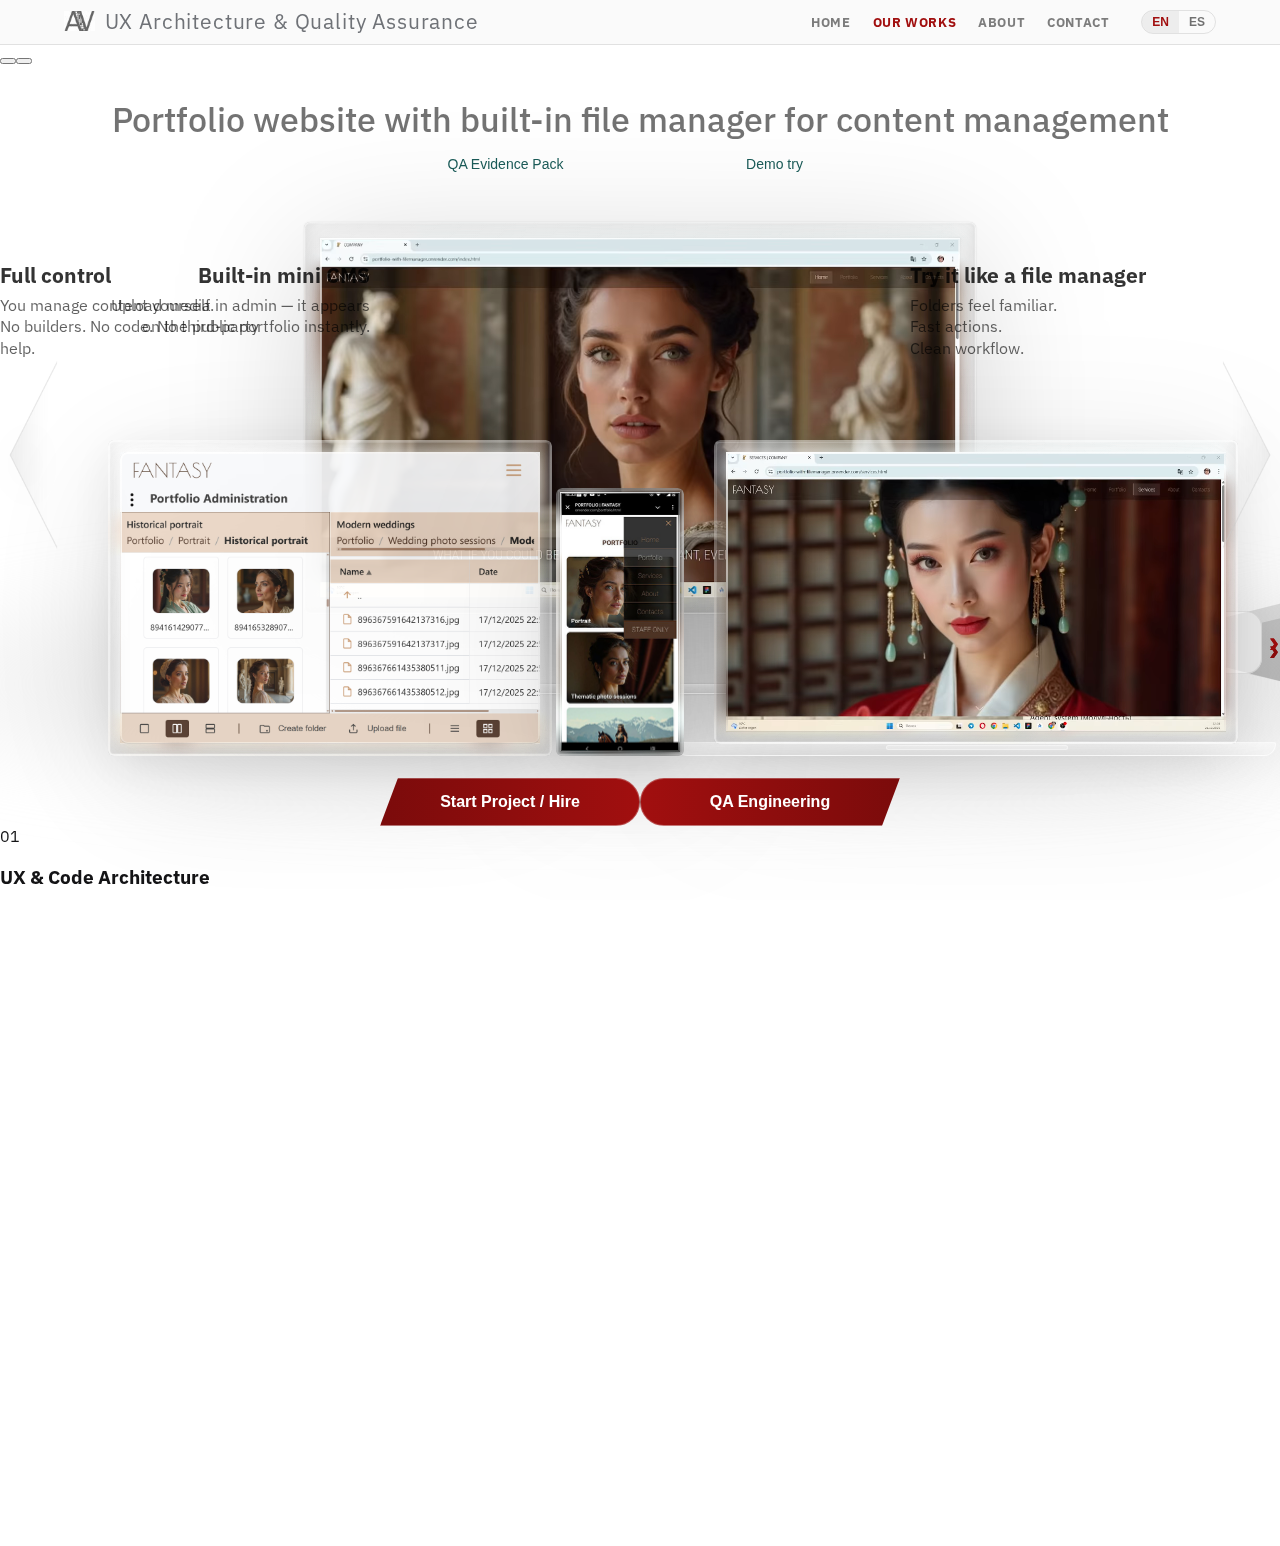
<file: portfolio-projects.html>
<!DOCTYPE html>
<html lang="en">
  <head>
    <meta charset="utf-8" />
    <meta name="viewport" content="width=device-width,initial-scale=1" />
    <title>Portfolio — Projects</title>

    <link rel="stylesheet" href="css/home.css?v=1" />
    <link rel="stylesheet" href="css/responsive.css?v=1" />
    <link rel="stylesheet" href="css/footer.css" />
    <link rel="stylesheet" href="css/modals.css?v=1" />
    <link rel="stylesheet" href="css/portfolio-projects.css?v=1" />
    <link rel="stylesheet" href="css/portfolio-projects-responsive.css?v=1" />

    <link rel="preconnect" href="https://fonts.googleapis.com" />
    <link rel="preconnect" href="https://fonts.gstatic.com" crossorigin />
    <link
      href="https://fonts.googleapis.com/css2?family=IBM+Plex+Sans:wght@300;400;500;600;700&display=swap"
      rel="stylesheet"
    />
  </head>

  <body class="pp">
    <div class="wrap">
      <!-- Topbar -->
      <header class="topbar" aria-label="Top navigation">
        <div class="topbar-inner">
          <div class="brand" aria-label="Brand">
            <a href="index.html" class="logo">
              <img src="images/av_logo.jpg" alt="AV Logo" />
            </a>

            <div class="brand-tagline">
              <span class="full-tagline"
                >UX Architecture & Quality Assurance</span
              >
              <span class="short-tagline">UX & QA</span>
            </div>
          </div>

          <button class="burger" id="burgerBtn" aria-label="Menu">
            <span></span>
            <span></span>
            <span></span>
          </button>

          <nav class="nav" id="mainNav" aria-label="Site">
            <a class="navlink" href="index.html">HOME</a>
            <a class="navlink is-active" href="portfolio-projects.html"
              >OUR WORKS</a
            >
            <a class="navlink" href="about.html">ABOUT</a>
            <a class="navlink" href="about.html#contact">CONTACT</a>

            <div class="lang" aria-label="Language">
              <button class="lang-btn is-active" type="button">EN</button>
              <button class="lang-btn" type="button">ES</button>
            </div>
          </nav>
        </div>
      </header>

      <!-- Slider-portfolio -->
      <main class="slider" aria-label="Projects slider">
        <div class="dots" id="dots" aria-label="Slide dots"></div>
        <button
          class="edge-arrow edge-arrow--left"
          id="prevBtn"
          type="button"
          aria-label="Previous project"
        ></button>
        <button
          class="edge-arrow edge-arrow--right"
          id="nextBtn"
          type="button"
          aria-label="Next project"
        ></button>

        <div class="viewport" id="viewport">
          <div class="track" id="track"></div>
        </div>
      </main>

      <div class="bottom">
        <div class="cta-pill">
          <button
            class="js-gmodal-open"
            type="button"
            data-cta="website"
            data-gmodal="modalHireDev"
          >
            Start Project / Hire
          </button>

          <button
            class="js-gmodal-open"
            type="button"
            data-cta="qa"
            data-gmodal="modalContactQA"
          >
            QA Engineering
          </button>
        </div>
      </div>

      <section class="services-details">
        <div class="services-container">
          <div class="service-card">
            <div class="service-icon">01</div>
            <h3>UX & Code Architecture</h3>
            <p>
              I design scalable web architectures where every element has a
              purpose. From database structure to user flow, I ensure your
              product is ready for growth without technical debt.
            </p>
          </div>

          <div class="service-card">
            <div class="service-icon">02</div>
            <h3>QA-Driven Development</h3>
            <p>
              Quality is not an afterthought — it’s baked in. By applying QA
              methodologies during development, I deliver bug-free products and
              provide comprehensive 'QA Evidence Packs' for every release.
            </p>
          </div>

          <div class="service-card">
            <div class="service-icon">03</div>
            <h3>Smart Management Tools</h3>
            <p>
              Forget about complex admin panels. I build intuitive mini-CMS
              solutions that allow you to manage your content as easily as
              dragging a file into a folder.
            </p>
          </div>
        </div>
      </section>
      <section class="personal-credo">
        <div class="credo-content">
          <span class="credo-label">Professional Philosophy</span>
          <blockquote>
            "Code is the skeleton, but Quality is the soul of the product. I
            don't just find bugs; I prevent them by architecting reliable
            systems from the first line of code."
          </blockquote>
          <div class="credo-signature">
            <strong>Alevito QA Studio</strong>
            <span>QA Architect & Developer</span>
          </div>
        </div>
      </section>
    </div>

    <!-- QA Pack overlay -->
    <div class="overlay" id="qaOverlay" aria-hidden="true">
      <div
        class="modal"
        role="dialog"
        aria-modal="true"
        aria-labelledby="qaTitle"
      >
        <div class="modal-head">
          <div class="modal-title">
            <b id="qaTitle">Index</b>
            <span class="muted"
              >Open files in separate windows (the list stays usable).</span
            >
          </div>
          <div class="modal-actions">
            <button class="btn closeAllWins" id="closeAllWins" type="button">
              Close all
            </button>
            <button
              class="btn btn-primary close-index"
              id="closeQa"
              type="button"
              aria-label="Close"
            >
              ✕
            </button>
          </div>
        </div>

        <div class="modal-body">
          <div class="doclist" id="docList"></div>
        </div>
      </div>
    </div>

    <!-- ===================== -->
    <!-- GLASS CONTACT MODALS  -->
    <!-- ===================== -->

    <div class="gmodal" id="modalHireDev" aria-hidden="true" hidden>
      <div class="gmodal__backdrop" data-gmodal-close></div>

      <div
        class="gmodal__dialog"
        role="dialog"
        aria-modal="true"
        aria-labelledby="modalHireDevTitle"
      >
        <header class="gmodal__head">
          <div>
            <div class="gmodal__kicker">DEV</div>
            <h3 class="gmodal__title" id="modalHireDevTitle">
              Hire a Developer / UX Architect
            </h3>
            <p class="gmodal__sub">
              Prototype → build → ship. Clean UI, predictable scope.
            </p>
          </div>

          <button
            class="gmodal__x"
            type="button"
            data-gmodal-close
            aria-label="Close"
          >
            ✕
          </button>
        </header>

        <div class="gmodal__body">
          <div class="gmodal__card">
            <h4 class="gmodal__h">Best fit for</h4>
            <ul class="gmodal__list">
              <li>Landing pages and product-style one-pagers</li>
              <li>Mini CMS / admin panels (Explorer-style UI)</li>
              <li>UI prototyping + UX architecture for small apps</li>
            </ul>

            <div class="gmodal__actions">
              <a
                class="gmodal__btn"
                href="mailto:info@alevito.es?subject=DEV%20request"
                >Email</a
              >
              <button
                class="gmodal__btn gmodal__btn--ghost js-gmodal-open"
                type="button"
                data-gmodal="modalAudit"
              >
                Need QA audit instead
              </button>
            </div>
          </div>

          <p class="gmodal__note">
            Tell us your stack + deadline — we’ll reply with a tiny plan and
            next steps.
          </p>
        </div>
      </div>
    </div>

    <div class="gmodal" id="modalContactQA" aria-hidden="true" hidden>
      <div class="gmodal__backdrop" data-gmodal-close></div>

      <div
        class="gmodal__dialog"
        role="dialog"
        aria-modal="true"
        aria-labelledby="modalContactQATitle"
      >
        <header class="gmodal__head">
          <div>
            <div class="gmodal__kicker">QA</div>
            <h3 class="gmodal__title" id="modalContactQATitle">Talk to QA</h3>
            <p class="gmodal__sub">
              Manual checks, evidence pack, focused automation starter.
            </p>
          </div>

          <button
            class="gmodal__x"
            type="button"
            data-gmodal-close
            aria-label="Close"
          >
            ✕
          </button>
        </header>

        <div class="gmodal__body">
          <div class="gmodal__card">
            <h4 class="gmodal__h">Quick message</h4>
            <p class="gmodal__p">
              Share device targets, main user flow, and your release date —
              we’ll suggest a scope.
            </p>

            <div class="gmodal__actions">
              <a
                class="gmodal__btn"
                href="mailto:info@alevito.es?subject=QA%20request"
                >Email</a
              >
              <button
                class="gmodal__btn gmodal__btn--ghost js-gmodal-open"
                type="button"
                data-gmodal="modalAudit"
              >
                Order Audit
              </button>
            </div>
          </div>
        </div>
      </div>
    </div>

    <div class="gmodal" id="modalAudit" aria-hidden="true" hidden>
      <div class="gmodal__backdrop" data-gmodal-close></div>

      <div
        class="gmodal__dialog"
        role="dialog"
        aria-modal="true"
        aria-labelledby="modalAuditTitle"
      >
        <header class="gmodal__head">
          <div>
            <div class="gmodal__kicker">AUDIT</div>
            <h3 class="gmodal__title" id="modalAuditTitle">
              QA Audit / Evidence Pack
            </h3>
            <p class="gmodal__sub">
              A clear first step: risks, key issues, and next actions.
            </p>
          </div>

          <button
            class="gmodal__x"
            type="button"
            data-gmodal-close
            aria-label="Close"
          >
            ✕
          </button>
        </header>

        <div class="gmodal__body">
          <!-- взято из index-QA.html (контактный блок + список) -->
          <div class="gmodal__card">
            <h4 class="gmodal__h">What you get in a free QA audit</h4>
            <ul class="gmodal__list">
              <li>
                20–30 min intro call or async exchange about your product and
                priorities.
              </li>
              <li>
                A short, focused pass through your main user flow (about 1–2
                hours of manual testing).
              </li>
              <li>
                A brief written summary with key issues, risks and suggested
                next steps.
              </li>
              <li>
                No obligation to continue — you can use the notes with your
                current team.
              </li>
            </ul>
            <p class="gmodal__note">
              Think of it as a low-pressure, clearly scoped way to start working
              together and see if our style fits your product.
            </p>
          </div>

          <div class="gmodal__card">
            <div class="gmodal__contacts">
              <div>
                Email: <a href="mailto:info@alevito.es">info@alevito.es</a>
              </div>
              <div>
                LinkedIn:
                <a
                  href="https://www.linkedin.com/in/viktoriia-bondarenko-mayboroda/"
                  target="_blank"
                  rel="noreferrer"
                  >Viktoriia</a
                >
                ·
                <a
                  href="https://www.linkedin.com/in/aleksandr-bondarenko-alevito/"
                  target="_blank"
                  rel="noreferrer"
                  >Alex</a
                >
              </div>
            </div>

            <!-- форма из index-QA.html -->
            <form class="gmodal__form" action="#" method="post">
              <div class="gmodal__field">
                <label class="gmodal__label" for="auditName">Your name</label>
                <input
                  class="gmodal__input"
                  type="text"
                  id="auditName"
                  name="name"
                  placeholder="Name"
                />
              </div>

              <div class="gmodal__field">
                <label class="gmodal__label" for="auditEmail">Work email</label>
                <input
                  class="gmodal__input"
                  type="email"
                  id="auditEmail"
                  name="email"
                  placeholder="you@company.com"
                />
              </div>

              <div class="gmodal__field">
                <label class="gmodal__label" for="auditMsg"
                  >What do you need help with?</label
                >
                <textarea
                  class="gmodal__textarea"
                  id="auditMsg"
                  name="message"
                  placeholder="Short description of your app, tech stack and release timeline"
                ></textarea>
              </div>

              <button
                class="btn-primary gmodal__btn gmodal__btn--primary"
                type="submit"
              >
                Send message
              </button>
            </form>
          </div>
        </div>
      </div>
    </div>
    <footer class="site-footer">
      <div class="footer-wide-content">
        <a
          class="footer-visual anchor-link"
          href="index.html"
          aria-label="Go to Home"
        >
          <img
            src="images/anchor-glass.png"
            alt="QA Anchor"
            class="anchor-img"
          />
        </a>

        <div class="footer-body">
          <div class="gift-wrap-left">
            <div class="gift-chip">
              <span class="gift-text"
                >Not ready to hire yet? <br class="mobile-br" />Get a
                <strong>Free UX & QA Audit</strong></span
              >
              <button class="gift-btn js-gmodal-open" data-gmodal="modalAudit">
                Claim Audit
              </button>
            </div>
          </div>

          <div class="footer-bottom-row">
            <div class="footer-info">
              <span class="footer-brand">Alevito QA Studio</span>
              <span class="footer-role">QA Architect & Developer</span>
            </div>

            <div class="footer-socials">
              <a
                href="https://www.linkedin.com/company/alevito/"
                class="social-link"
                aria-label="LinkedIn"
              >
                <svg
                  xmlns="http://www.w3.org/2000/svg"
                  width="24"
                  height="24"
                  viewBox="0 0 24 24"
                  fill="none"
                  stroke="currentColor"
                  stroke-width="1.2"
                  stroke-linecap="round"
                  stroke-linejoin="round"
                >
                  <path
                    d="M4 4m0 2a2 2 0 0 1 2 -2h12a2 2 0 0 1 2 2v12a2 2 0 0 1 -2 2h-12a2 2 0 0 1 -2 -2z"
                  />
                  <path d="M8 11l0 5" />
                  <path d="M8 8l0 .01" />
                  <path d="M12 16l0 -5" />
                  <path d="M16 16v-3a2 2 0 0 0 -4 0" />
                </svg>
              </a>

              <a href="#" class="social-link" aria-label="GitHub">
                <svg
                  xmlns="http://www.w3.org/2000/svg"
                  width="24"
                  height="24"
                  viewBox="0 0 24 24"
                  fill="none"
                  stroke="currentColor"
                  stroke-width="1.2"
                  stroke-linecap="round"
                  stroke-linejoin="round"
                >
                  <path
                    d="M9 19c-4.3 1.4 -4.3 -2.5 -6 -3m12 5v-3.5c0 -1 .1 -1.4 -.5 -2c2.8 -.3 5.5 -1.4 5.5 -6a4.6 4.6 0 0 0 -1.3 -3.2a4.2 4.2 0 0 0 -.1 -3.2s-1.1 -.3 -3.5 1.3a12.3 12.3 0 0 0 -6.2 0c-2.4 -1.6 -3.5 -1.3 -3.5 -1.3a4.2 4.2 0 0 0 -.1 3.2a4.6 4.6 0 0 0 -1.3 3.2c0 4.6 2.7 5.7 5.5 6c-.6 .6 -.6 1.2 -.5 2v3.5"
                  />
                </svg>
              </a>

              <a href="#" class="social-link" aria-label="Telegram">
                <svg
                  xmlns="http://www.w3.org/2000/svg"
                  width="24"
                  height="24"
                  viewBox="0 0 24 24"
                  fill="none"
                  stroke="currentColor"
                  stroke-width="1.2"
                  stroke-linecap="round"
                  stroke-linejoin="round"
                >
                  <path d="M15 10l-4 4l6 6l4 -16l-18 7l4 2l2 6l3 -4" />
                </svg>
              </a>
            </div>

            <p class="copyright">© 2025. Safe Harbor for your project.</p>
          </div>
        </div>
      </div>
    </footer>
    <script src="js/portfolio-projects.js"></script>
    <script src="js/topbar-burger.js" defer></script>
    <script src="js/glass-modals.js"></script>
  </body>
</html>
</file>
<file: css/home.css>
/* ===================================================================
   HOME PAGE — HERO WITH ACCORDION (CLEAN, MATCHES CURRENT HTML)
   Markup reference:
   - .home-hero
   - .hero-col--left / .hero-col--right
   - .hero-accordion
   - details.services-acc.svc.svc-col--dev / details.services-acc.svc.svc-col--qa
   - .svc-name / .svc-short / .svc-body
   =================================================================== */

/* ==================== 1. VARIABLES ==================== */
:root {
  --bg: #ffffff;
  --text: #141416;
  --muted: #6f7277;
  --line: rgba(0, 0, 0, 0.1);
  --accent: #a10f0f;
  --accent2: #7b0b0b;
  --accent3: #851d1d;
  --accent3: #851d1d;
  --accent4: #05435c;

  --headerH: 45px; /* 44px + 10px + 10px из .topbar-inner */
  --shipH: 820px; /* подгони: 760–920 */

  --font-ui: "IBM Plex Sans", system-ui, -apple-system, "Segoe UI", Arial,
    sans-serif;

  /* --font-ui: Bahnschrift, "DIN Next", "DIN 2014", "Segoe UI", system-ui,
    -apple-system, "Helvetica Neue", Arial, sans-serif;*/
}

/* ==================== 2. RESET & BASE ==================== */
* {
  box-sizing: border-box;
}

/* Для Chrome, Safari и Edge */
::-webkit-scrollbar {
  width: 0;
  height: 0;
  display: none;
}

html,
body {
  height: 100%;
  margin: 0;
  background: var(--bg);
  color: var(--text);
  padding: 0;
  overflow-x: hidden; /* Запрещаем горизонтальный скролл */

  scrollbar-width: none;
}

/* === Fix: stop layout shift when scrollbar appears/disappears === */
html {
  scrollbar-gutter: stable; /* современные браузеры */
}

/* Для Internet Explorer и старого Edge */
body {
  -ms-overflow-style: none;
}

/* Фолбэк для тех, кто не поддерживает scrollbar-gutter */
@supports not (scrollbar-gutter: stable) {
  html {
    overflow-y: scroll;
  } /* всегда резервируем место под скроллбар */
}

/* ==================== 3. LAYOUT SHELL ==================== */

body {
  font-family: var(--font-ui);
  font-weight: 400;
  letter-spacing: 0;
  -webkit-font-smoothing: antialiased;
  -moz-osx-font-smoothing: grayscale;
}

/* ==================== 4. TOPBAR ==================== */
.topbar {
  width: 100%;

  border-bottom: 1px solid var(--line);
  background: rgba(250, 250, 250, 0.9);

  position: relative;
  z-index: 10;
}
.topbar-inner {
  height: 44px;
  display: flex;
  max-width: 1200px; /* тот же предел, что у hero */
  margin: 0 auto;
  align-items: center;
  justify-content: space-between;
  gap: 22px;
  padding: 10px 24px; /* те же боковые отступы, что у home-hero */
}

.brand {
  /* position: absolute;
  left: 22px;*/
  display: flex;
  /*align-items: center;*/
  gap: 10px;
  min-width: 0; /* чтобы tagline мог ужиматься */
}

/* Стили для контейнера логотипа */
.logo img {
  height: 20px; /* Укажите нужную высоту вашего логотипа */
  width: auto; /* Сохраняет пропорции */
  display: block;
}

.brand-tagline {
  font-size: 1.3rem;
  color: var(--muted);
  letter-spacing: 0.04em;
  white-space: nowrap;

  line-height: 1;
  overflow: hidden;
  text-overflow: ellipsis;
  /* лёгкий “воздух” от лого */
  margin-top: 1px;
}

.short-tagline {
  display: none; /* Скрываем сокращенный вариант на больших экранах */
}

/* Navigation */
.nav {
  display: flex;
  align-items: center;
  gap: 22px;
  flex-wrap: wrap;
}

.navlink {
  color: rgba(0, 0, 0, 0.5);
  text-decoration: none;
  font-weight: 700;
  font-size: 13px;
  letter-spacing: 0.6px;
}

.navlink.is-active {
  color: var(--accent);
}

/* Language switcher */
.lang {
  margin-left: 10px;
  display: inline-flex;
  border: 1px solid var(--line);
  border-radius: 999px;
  overflow: hidden;
}

.lang-btn {
  border: 0;
  background: transparent;
  padding: 4px 10px;
  font-weight: 800;
  font-size: 12px;
  cursor: pointer;
  color: rgba(0, 0, 0, 0.55);
}

.lang-btn.is-active {
  background: rgba(0, 0, 0, 0.05);
  color: var(--accent);
}

/* Десктопная кнопка бургера всегда скрыта */
.burger {
  display: none;
  flex-direction: column;
  justify-content: space-between;
  width: 24px;
  height: 18px;
  background: transparent;
  border: none;
  cursor: pointer;
  padding: 0;
  z-index: 100;
}

.burger span {
  width: 100%;
  height: 2px;
  background-color: var(--text);
  transition: all 0.3s ease;
}

.short-tagline {
  display: none; /* Короткий текст скрыт на десктопе */
}

/* 1) Растягиваем колонки по высоте (убираем "центровку по высоте") */
.slider-home {
  display: flex;
  flex-direction: column;
  min-height: 0;
}

.home-hero {
  flex-grow: 0; /* Секция заполнит весь main до самого дна */
  height: auto; /* Убираем фиксированную высоту */
  min-height: calc(var(--shipH) + 72px);
  padding: 44px 24px 28px;
  width: min(
    1200px,
    92vw
  ); /* <-- ключ: начнёт сжиматься раньше, чем исчезнут поля */
  margin: 0 auto;
  max-width: none; /* необязательно, но чтобы не было “двойного ограничения” */
  margin: 0 auto;

  position: relative;
  isolation: isolate;
  overflow: hidden;

  display: grid;
  grid-template-columns:
    minmax(220px, 1fr)
    minmax(240px, min(520px, 40vw))
    minmax(220px, 1fr);
  align-items: stretch;
  gap: 26px;

  --shipH: 820px; /* фикс высота корабля (поставь 760–880 по вкусу) */
  --shipY: 100%; /* 100% = ближе к воде; 92–100% подстрой */
}

/* Ship background (PATH IMPORTANT: css/home.css -> ../images/home.jpg) */
.home-hero::before {
  content: "";
  position: absolute;
  inset: 0;
  z-index: 0;
  pointer-events: none;

  background-image: url("../images/home.jpg");
  background-repeat: no-repeat;

  /* ВАЖНОЕ: фиксируем размер и привязываем к ВЕРХУ */
  background-size: auto var(--shipH);
  background-position: center top;

  min-height: calc(100vh - var(--headerH));
  /* align-items: center; -- вот это попытка поставить картинку по центру */
}

/* 2) Каждая колонка занимает всю высоту секции и имеет "зону" под CTA */

.hero-col,
.hero-center {
  position: relative;
  z-index: 1;
}

.hero-col {
  display: flex;
  flex-direction: column;
  gap: 14px;
  min-width: 0;

  height: 100%;
  justify-content: flex-start;

  /* подгонишь по вкусу, но это ключ: */
  padding-top: clamp(58px, 10vh, 100px); /* фиксируем линию старта заголовков */
  padding-bottom: 20px; /* резерв под CTA (чтоб не толкался) */
  overflow-y: auto;
  overflow-x: hidden;
  scrollbar-gutter: stable; /* чтобы не было дёрганий от появления полосы */

  /* Firefox */
  scrollbar-width: none;

  /* IE/старый Edge */
  -ms-overflow-style: none;
}

/* Chrome/Opera/Safari */
.hero-col::-webkit-scrollbar {
  width: 0;
  height: 0;
}

.hero-col .cta {
  position: absolute;
  left: 50%;
  transform: translateX(-50%);
  bottom: var(--cta-bottom);

  margin-top: 0; /* чтобы не влиял gap */
  align-self: auto; /* на всякий */
}

/* 2) КРИТИЧНО для Firefox/Opera: разрешаем grid-детям ужиматься */
.home-hero > .hero-col,
.home-hero > .hero-center {
  min-height: 0;
}

/* ==================== TITLES ==================== */
.hero-title {
  margin: 0;
  color: var(--accent);
  font-family: var(--font-ui);
  font-weight: 800;
  letter-spacing: 0;
  text-transform: uppercase;
  font-size: 78px;
  line-height: 1;
}

/* Titles point toward the ship */
.hero-col--left .hero-title {
  text-align: right;
  padding-right: 30px;
}
.hero-col--right .hero-title {
  text-align: left;
  padding-left: 30px;
}

/* Заголовок + чип в одну строку */
.hero-title--chip {
  display: flex;
  align-items: flex-start;
  /* gap: 6px;*/
  line-height: 1;
}

/* DEV слева, QA справа (симметрия) */
.hero-title--dev {
  justify-content: flex-start;
}
.hero-title--qa {
  justify-content: flex-end;
}

/* сам “чип-кнопка” */
.hero-chip {
  position: relative;
  display: inline-flex;
  align-items: center;
  justify-content: center;

  height: 28px;
  padding: 0 14px;

  border: 1px solid var(--accent);
  border-radius: 999px;

  color: var(--accent);
  text-decoration: none;

  font-weight: 700;
  font-size: 12px;
  letter-spacing: 0.02em;
  text-transform: uppercase;

  /* поднимаем чип к верхней линии букв DEV/QA */
  transform: translateY(8px); /* было 10px — подгони 7–9px по пикселю */
  background: transparent;

  cursor: pointer;
}

/* =========================
   DEV: HIRE соединяется СПРАВА
   - убираем правый бордер
   - убираем правые скругления
   - усик = по верхнему бордеру
========================= */
.hero-chip--dev {
  border-right: 0;
  border-top-right-radius: 0;
  border-bottom-right-radius: 0;
}

/* “ус” линия от чипа к заголовку */
.hero-chip--dev::after {
  /* было: по центру — теперь по верхнему бордеру */
  top: 0;
  transform: none;

  /* линия начинается ровно от края “капсулы” */
  left: 100%;

  /* сама линия */
  height: 0;
  border-top: 1px solid var(--accent);

  /* длина линии */
  width: clamp(46px, 6vw, 92px);
}

.hero-chip--dev::after,
.hero-chip--qa::before {
  content: "";
  position: absolute;
  display: block;
  pointer-events: none;
}

.hero-chip--dev::after {
  top: -1px; /* линия по верхнему бордеру */
  left: 100%;
  width: clamp(46px, 6vw, 92px);
  height: 0;
  border-top: 1px solid var(--accent);
}

.hero-chip--qa::before {
  top: -1px;
  right: 100%;
  width: clamp(46px, 6vw, 92px);
  height: 0;
  border-top: 1px solid var(--accent);
}

/* =========================
   QA: CONTACT соединяется СЛЕВА
   - убираем левый бордер
   - убираем левые скругления
   - усик = по верхнему бордеру
========================= */
.hero-chip--qa {
  border-left: 0;
  border-top-left-radius: 0;
  border-bottom-left-radius: 0;
}

.hero-chip--qa::before {
  top: -1px;
  transform: none;

  right: 100%;

  height: 0;
  border-top: 1px solid var(--accent);
  width: clamp(46px, 6vw, 92px);
}

/* “дороже”: hover/focus */
.hero-chip:hover {
  filter: brightness(0.95);
}
.hero-chip:focus-visible {
  outline: 2px solid rgba(145, 0, 0, 0.25);
  outline-offset: 3px;
}

/* ==================== ACCORDION BASE ==================== */
.hero-accordion {
  display: flex;
  flex-direction: column;
  gap: 0;
  min-width: 0;
}

/* each item */
.hero-accordion details.services-acc {
  position: relative;
  margin: 0 0 10px 0;
  padding: 0;
  border: 0;
}

/* SUMMARY: always visible row (title + subtitle stacked) */
.hero-accordion details.services-acc > summary {
  list-style: none;
  cursor: pointer;
  position: relative;

  display: flex;
  flex-direction: column; /* title above subtitle */
  gap: 6px;

  padding: 18px 0 18px 0; /* vertical breathing room */
}

.hero-accordion details.services-acc > summary::-webkit-details-marker {
  display: none;
}

/* Title & subtitle */
.hero-accordion .svc-name {
  display: block;
  font-weight: 700;
  font-size: 16px;
  color: var(--text);
}

.hero-accordion .svc-short {
  display: block;
  font-size: 14px;
  color: var(--muted);
  font-weight: 200;
  line-height: 1.35;
}

/* BODY: expandable content */
.hero-accordion .svc-body {
  position: relative; /* for line/dot pseudos */
  padding: 14px 0 18px 0;
  font-size: 14px;
  line-height: 1.45;
  color: var(--text);
  max-width: 44ch; /* keeps it within same visual “margins” as headers */
}

.hero-accordion .svc-body p {
  margin: 0;
}

.hero-col--left p {
  text-align: right;
}

/* ==================== LINES + DOTS (CLOSED + OPEN SPLIT) ==================== */
/* The idea:
   - Top line lives under SUMMARY (always)
   - When OPEN: bottom line lives under BODY
   - Dot sits on the ship-facing side (DEV: right, QA: left)
*/

/* ---------- DEV (LEFT COLUMN): dot on RIGHT, headers aligned right ---------- */
details.services-acc.svc-col--dev > summary {
  align-items: flex-end;
  text-align: right;
  padding-right: 36px; /* space for dot */
}

/* NOTE: explanatory body text should stay readable -> left aligned,
   but the whole block can sit near ship side */
details.services-acc.svc-col--dev .svc-body {
  text-align: left; /* do NOT mirror like decorative text */
  margin-left: auto; /* keep body closer to ship side */
  margin-right: 16px; /* avoid dot */
}

/* top line under summary */
details.services-acc.svc-col--dev > summary::after {
  content: "";
  position: absolute;
  left: 0;
  right: 18px; /* stop before dot */
  bottom: 0;
  height: 1px;
  background: rgba(0, 0, 0, 0.14);
}

/* top dot (always visible) */
details.services-acc.svc-col--dev > summary::before {
  content: "";
  position: absolute;
  right: 0;
  bottom: -9px; /* center on line */
  width: 18px;
  height: 18px;
  border-radius: 999px;
  border: 1px solid rgba(0, 0, 0, 0.16);
  background: rgba(255, 255, 255, 0.85);
  z-index: 2;
}

/* bottom line under body (only when open) */
details.services-acc.svc-col--dev[open] .svc-body::after {
  content: "";
  position: absolute;
  left: 0;
  right: 18px;
  bottom: 0;
  height: 1px;
  background: rgba(0, 0, 0, 0.14);
}

/* ---------- QA (RIGHT COLUMN): dot on LEFT, headers aligned left ---------- */
details.services-acc.svc-col--qa > summary {
  align-items: flex-start;
  text-align: left;
  padding-left: 36px; /* space for dot */
}

details.services-acc.svc-col--qa .svc-body {
  text-align: left;
  margin-left: 16px; /* avoid dot */
}

/* top line under summary */
details.services-acc.svc-col--qa > summary::after {
  content: "";
  position: absolute;
  left: 18px; /* start after dot */
  right: 0;
  bottom: 0;
  height: 1px;
  background: rgba(0, 0, 0, 0.14);
}

/* top dot (always visible) */
details.services-acc.svc-col--qa > summary::before {
  content: "";
  position: absolute;
  left: 0;
  bottom: -9px;
  width: 18px;
  height: 18px;
  border-radius: 999px;
  border: 1px solid rgba(0, 0, 0, 0.16);
  background: rgba(255, 255, 255, 0.85);
  z-index: 2;
}

/* bottom line under body (only when open) */
details.services-acc.svc-col--qa[open] .svc-body::after {
  content: "";
  position: absolute;
  left: 18px;
  right: 0;
  bottom: 0;
  height: 1px;
  background: rgba(0, 0, 0, 0.14);
}

/* ==================== CTA BUTTONS ==================== */
.cta {
  margin-top: 6px;
  align-self: center;

  display: inline-flex;
  align-items: center;
  justify-content: center;

  height: 46px;

  border-radius: 999px;
  text-decoration: none;

  color: #fff;
  font-weight: 700;
  letter-spacing: 0.02em;

  background: linear-gradient(180deg, var(--accent), var(--accent2));
  box-shadow: 0 14px 32px rgba(0, 0, 0, 0.14);
  transition: transform 0.18s ease, box-shadow 0.18s ease, filter 0.18s ease;

  white-space: nowrap;
  min-width: 240px; /* вернёт "нормальный" размер; можно 220–280 по вкусу */
  padding: 0 26px; /* чуть шире, чтобы выглядело солидно */
}

.cta:hover {
  box-shadow: 0 18px 40px rgba(0, 0, 0, 0.18);
  filter: brightness(1.03);
  background: linear-gradient(180deg, var(--accent), var(--accent3));
}

/* ==================== OPEN BODY HIGHLIGHT ==================== */

/* базовая подсветка (только когда открыт) */
details.services-acc[open] .svc-body {
  padding: 14px 12px 18px 12px; /* чуть больше воздуха по бокам */
  border-radius: 0 0 12px 12px; /* верхние углы = 0, нижние = 12 */
  background: linear-gradient(
    180deg,
    rgba(255, 255, 255, 0.72) 0%,
    rgba(255, 255, 255, 0.38) 100%
  );
  backdrop-filter: blur(6px);
}

/* DEV: подсветка “прилипает” к кораблю справа (акцент-кант справа) */
details.services-acc.svc-col--dev[open] .svc-body {
  border-right: 1px solid rgba(0, 0, 0, 0.1);
  box-shadow: 18px 0 32px rgba(0, 0, 0, 0.06);
}

/* QA: кант слева */
details.services-acc.svc-col--qa[open] .svc-body {
  border-left: 1px solid rgba(0, 0, 0, 0.1);
  box-shadow: -18px 0 32px rgba(0, 0, 0, 0.06);
}

/* чтобы линии под body оставались видимыми на подложке */
details.services-acc[open] .svc-body::after {
  opacity: 0.85;
}

/* Говорим секции игнорировать обертку вкладок, чтобы сетка 1fr 520px 1fr увидела колонки */
.hero-tabs-content {
  display: contents;
}

/* === Prep for responsive: wrapper that does NOT affect desktop grid === */
.hero-sides {
  display: contents; /* дети продолжают участвовать в grid как раньше */
}

/* DESKTOP GUARD: выключаем слайдер-режим если он где-то "утёк" */
@media (min-width: 901px) {
  .hero-sides {
    overflow: visible !important;
    scroll-snap-type: none !important;
    -webkit-overflow-scrolling: auto;
  }

  .hero-sides::-webkit-scrollbar {
    width: auto;
    height: auto;
  }

  .hero-sides > .hero-col {
    flex: initial !important;
    min-width: 0 !important;
  }

  .hero-center {
    display: block !important;
  }

  /* стрелки/шевроны на десктопе не нужны */
  .hero-nav {
    display: none !important;
  }
}

/* ===== Second screen: snapshot ===== */
.home-snapshot {
  width: min(1100px, 100%);
  margin: 0 auto;
  padding: clamp(32px, 6vh, 40px) clamp(16px, 4vw, 48px);
}

.snap-label {
  font-size: 0.9rem;
  letter-spacing: 0.12em;
  text-transform: uppercase;
  opacity: 0.65;
}
.snap-h {
  margin: 15px;
}
.snap-title {
  margin: 10px 20px 8px;
  font-size: clamp(1.4rem, 2.4vw, 2rem);
}

.snap-lead {
  max-width: 70ch;
  opacity: 0.75;
  margin: 0 0 24px;
}

.snap-grid {
  display: grid;
  grid-template-columns: repeat(4, minmax(0, 1fr));
  gap: 14px;
}

.snap-card {
  border: 1px solid rgba(0, 0, 0, 0.08);
  border-radius: 14px;
  padding: 16px 16px 14px;
  background: rgba(255, 255, 255, 0.65);
  backdrop-filter: blur(4px);
  box-shadow: 0 10px 24px rgba(0, 0, 0, 0.06);
}

.snap-tag {
  font-size: 0.78rem;
  letter-spacing: 0.08em;
  text-transform: uppercase;
  opacity: 0.65;
  margin-bottom: 8px;
}

.snap-card h3 {
  margin: 0 0 8px;
  font-size: 1rem;
}

.snap-card p {
  margin: 0;
  opacity: 0.75;
  line-height: 1.35;
}

.snap-cta {
  display: flex;
  gap: 12px;
  margin-top: 18px;
  align-items: center;
  flex-wrap: wrap;

  justify-content: center;
}

.btn-ghost {
  display: flex;
  grid-template-columns: 1fr 1fr;
  gap: 18px;
  width: auto; /* было min(520px, 100%) */
  margin: 0; /* было 10px auto 0 */
  border: 0;
  background: transparent;
  cursor: pointer;
  padding: 6px 8px;
  font-size: 14px;
  color: #1b5c59;
  text-decoration: none;
}
.btn-ghost:hover {
  text-decoration: underline;
}

.btn-primary {
  display: inline-flex; /* вместо flex */
  align-items: stretch;
  justify-content: center;
  gap: 0;
  background: transparent;
  border-radius: 999px;
  padding: 7px 16px;
  text-decoration: none;
  overflow: visible;
  --cut: 18px;
  background: linear-gradient(
    90deg,
    var(--accent, #a10f0f),
    var(--accent2, #c24b4b)
  );
}
.btn-primary:hover {
  transform: translateY(-2px);
  filter: brightness(1.1) drop-shadow(0 24px 70px rgba(255, 255, 255, 0.28));
  cursor: pointer;
}

/* Responsive */
@media (max-width: 900px) {
  .snap-grid {
    grid-template-columns: repeat(2, minmax(0, 1fr));
  }
}
@media (max-width: 520px) {
  .snap-grid {
    grid-template-columns: 1fr;
  }
}
</file>
<file: css/footer.css>
/* footer.css */

:root {
  --u: 1px;
  --amber-cta: #ebc26a;
  --amber-cta-hover: #f7dc88;
  --amber-cta-active: #d9b752;
  --cta-text-dark: #0b2b2d; /* можно заменить на твой темно-морской */
  --anchor-ink: rgba(11, 43, 45, 0.55); /* темно-якорный */
}

body.pp .site-footer .anchor-img {
  width: clamp(50px, 10vw, 100px);
  height: auto;
  display: block;
}
.site-footer {
  width: 100%;
  /* Бесконечный стеклянный фон как у хедера */
  background: linear-gradient(
    to bottom,
    rgba(27, 92, 89, 0.12),
    rgba(27, 92, 89, 0.05)
  );
  backdrop-filter: blur(20px);
  -webkit-backdrop-filter: blur(20px);
  border-top: 1px solid rgba(255, 255, 255, 0.1);
  padding: calc(30 * var(--u, 1px)) 0;
  margin-top: calc(60 * var(--u, 1px));
}

.footer-wide-content {
  max-width: 1200px; /* Немного сузим общую область, чтобы контент не разъезжался */
  margin: 0 auto;
  padding: 0 5%;
  display: grid;
  /* Ставим левую колонку по размеру контента (auto), а не жесткие 350px */
  grid-template-columns: auto 1fr;
  align-items: center;
  /* Сокращаем расстояние между якорем и текстом */
  gap: calc(30 * var(--u));
}

.footer-visual {
  display: flex;
  justify-content: flex-end; /* Прижимаем якорь вплотную к тексту */
  min-width: 150px; /* Минимальное пространство, чтобы не зажать картинку */
}

/* Якорь */
.anchor-img {
  height: auto;
  max-width: 140px;
  filter: drop-shadow(0 10px 20px rgba(27, 92, 89, 0.15)) saturate(1.05)
    contrast(1.03) hue-rotate(-6deg);
  transition: transform 0.6s ease;
  margin-right: 10px;
}

.site-footer:hover .anchor-img {
  transform: translateY(-8px) rotate(1deg);
}

.anchor-link {
  display: inline-block;
  text-decoration: none;
  border: 0;
  background: transparent;
  cursor: pointer;
}

.anchor-link .anchor-img {
  display: block; /* убирает лишние пробелы снизу у img */
}

.anchor-link:focus-visible {
  outline: 2px solid rgba(27, 92, 89, 0.35);
  outline-offset: 6px;
  border-radius: 14px; /* подстрой под форму */
}

.anchor-link:hover .anchor-img {
  transform: translateY(-2px);
}

.anchor-link .anchor-img {
  transition: transform 0.15s ease;
}

/* Правая часть контента */
.footer-body {
  display: flex;
  padding-left: 40px;
  display: flex;
  flex-direction: column;
  gap: calc(20 * var(--u));
  align-items: flex-start; /* Выравниваем всё по левому краю внутри колонки */
}

/* СТИЛЬ ЧИПА (возвращаем твой вариант) */
.gift-wrap-left {
  display: flex;
  justify-content: flex-start;

  margin-left: -5px;
}

.gift-chip {
  display: flex;
  align-items: center;
  gap: 20px;

  padding: 5px 5px 5px 18px;
  /* Добавляем внутреннее свечение и более светлый фон */
  background: rgba(255, 255, 255, 0.22); /* лёгкое стекло */
  box-shadow: 0 10px 30px rgba(11, 43, 45, 0.08),
    0 0 0 1px rgba(255, 255, 255, 0.2) inset;
  border: 1px dashed var(--anchor-ink);
  border-color: rgba(11, 43, 45, 0.35);
  border-radius: 999px;
  backdrop-filter: blur(10px);
  transition: all 0.3s ease;
}

.gift-chip:hover {
  background: #fff;
  box-shadow: 0 0 30px rgba(255, 255, 255, 0.6);
  border-style: solid; /* При наведении линия становится четкой */
}

.gift-text {
  font-size: 14px;
  color: rgba(11, 43, 45, 0.82);
  white-space: nowrap;
}

.gift-btn {
  /* янтарь под стеклом */
  background: radial-gradient(
      120% 140% at 30% 20%,
      rgba(255, 255, 255, 0.55) 0%,
      rgba(255, 255, 255, 0) 42%
    ),
    linear-gradient(180deg, #f9e6a6 0%, #ebca6a 55%, #d9b752 100%);
  /* текст — якорный, не белый */
  color: rgba(11, 43, 45, 0.92);

  /* тонкая “водная кромка” */
  border: 1px solid rgba(11, 43, 45, 0.14);

  /* стеклянная глубина */
  box-shadow: 0 10px 24px rgba(11, 43, 45, 0.12),
    inset 0 1px 0 rgba(255, 255, 255, 0.6);
  padding: 6px 18px;
  border-radius: 999px;
  cursor: pointer;
  font-family: var(--font-ui);
  font-weight: 600;
  font-size: 13px;
  transition: transform 0.15s ease, filter 0.15s ease, box-shadow 0.15s ease;
}

.gift-btn:hover {
  transform: scale(1.05);
  filter: brightness(1.03) saturate(1.05);
  box-shadow: 0 12px 30px rgba(11, 43, 45, 0.14),
    inset 0 1px 0 rgba(255, 255, 255, 0.7);
  background: var(--amber-cta-hover);
}
.gift-btn:active {
  background: var(--amber-cta-active);
  transform: translateY(1px);
  filter: brightness(0.98) saturate(1.02);
}

/* доступность / “дорогой” фокус */
.gift-btn:focus-visible {
  outline: 2px solid rgba(235, 202, 106, 0.55);
  outline-offset: 3px;
}

.mobile-br {
  display: none;
}
/* НИЖНЯЯ СТРОКА */
.footer-bottom-row {
  width: 100%;
  display: flex;
  justify-content: space-between;
  align-items: center;
  border-top: 1px solid rgba(27, 92, 89, 0.1);
  padding-top: calc(25 * var(--u));
}

.footer-brand {
  font-weight: 700;
  font-size: 16px;
  margin-right: 15px;
}

.footer-role {
  font-size: 11px;
  text-transform: uppercase;
  color: var(--muted);
  letter-spacing: 1px;
}

.footer-socials {
  display: flex;
  gap: 18px;
  align-items: center;
}

.social-link {
  color: var(--text);
  opacity: 0.6;
  transition: all 0.3s cubic-bezier(0.4, 0, 0.2, 1);
  display: flex;
  align-items: center;
  justify-content: center;
}

.social-link svg {
  /* Мы используем stroke-width: 1.2 для того самого "тонкого" стиля */
  width: 22px;
  height: 22px;
}
.social-link:hover {
  opacity: 1;
  color: var(--accent); /* Твой красный акцент */
  transform: translateY(-3px);
}
.copyright {
  font-size: 14px;
  color: var(--muted);
}

/* якорь меньше + без лишних "inline" отступов */
body.home .site-footer .anchor-img,
body.about .site-footer .anchor-img {
  width: clamp(40px, 10vw, 90px);
  height: auto;
  display: block;
}

/* чуть компактнее сам футер (если кажется высоким) */
body.home .site-footer {
  padding-block: 18px;
}

@media (max-width: 980px) {
  /* Перестраиваем нижнюю панель в колонку */
  .footer-bottom-row {
    flex-direction: column;
    gap: 15px; /* Увеличиваем зазор между строками для "воздуха" */
    align-items: flex-start; /* Оставляем выравнивание по левому краю (к якорю) */
    text-align: left;
  }

  /* Строка 1: Название + слоган */
  .footer-info {
    display: flex;
    flex-direction: row;
    gap: 5px;
  }

  .footer-brand {
    font-size: 18px;
  }

  .footer-role {
    font-size: 18px;
  }

  /* Строка 2: Соц иконки */
  .footer-socials {
    order: 2; /* Явно задаем порядок */
    gap: 30px; /* Делаем иконки чуть свободнее для удобства нажатия пальцем */
  }

  .social-link svg {
    width: 24px; /* Немного увеличиваем для мобильности */
    height: 24px;
  }

  /* Строка 3: Копирайт */
  .copyright {
    order: 3;
    opacity: 0.6;
    margin-top: 2px;
  }

  /* Дополнительно: уменьшаем отступ футера от контента на планшетах */
  .site-footer {
    padding: 40px 0;
    margin-top: 40px;
  }

  /* Уплотняем сетку, чтобы якорь и текст не разъезжались слишком сильно */
  .footer-wide-content {
    max-width: 980px; /* Ограничиваем ширину, чтобы контент не разлетался */
    margin: 0 auto; /* Это самое важное: центрируем весь блок по горизонтали */
    display: grid;
    /* Ставим auto для якоря, чтобы он не занимал лишние 350px, и 1fr для текста */
    grid-template-columns: auto 1fr;
    align-items: center;
    gap: calc(40 * var(--u));
    padding: 0 100px;
  }

  .footer-visual {
    /* Убери здесь фиксированную ширину, если она была (на скрине видно 350px) */
    width: auto;
    display: flex;
    justify-content: flex-end; /* Якорь тянется к тексту */
  }

  .footer-body {
    /* Убеждаемся, что текстовый блок не растягивается на всю оставшуюся пустоту справа */
    max-width: 800px;
    display: flex;
    flex-direction: column;
    gap: 20px;
  }
}

@media (max-width: 900px) {
  .footer-wide-content {
    max-width: 900px; /* Ограничиваем ширину, чтобы контент не разлетался */

    padding: 0 50px;
  }
  /*.footer-body {
        margin: 0 auto;
      }*/
  .footer-bottom-row {
    flex-direction: column;
    gap: 20px;
  }
  .gift-text {
    white-space: normal;
  }
}

@media (max-width: 900px) and (min-width: 601px) {
  /* 1. Баланс всей композиции по центру */
  .footer-wide-content {
    /* 1. Вместо фиксированной ширины даем гибкую, но с лимитом */
    width: fit-content;
    max-width: 95%;

    /* 2. Центрируем сам контейнер на странице */
    margin: 0 auto !important;

    /* 3. Оставляем две колонки, но сжимаем их до размера контента */
    display: grid;
    grid-template-columns: auto auto;

    /* 4. Обнуляем лишние паддинги, которые могут давать перекос */
    padding: 0;
    gap: 40px; /* Расстояние между якорем и текстом */
  }

  .footer-visual {
    width: auto;
    display: flex;
    justify-content: center;
  }

  .footer-body {
    /* Чтобы текст не "убегал", ограничиваем его ширину */
    max-width: 450px;
    display: flex;
    flex-direction: column;
    align-items: flex-start;
  }

  .anchor-img {
    max-width: 130px;
  }

  /* 3. Гифт-блок: возвращаем твой перенос строки */
  .gift-chip {
    flex-wrap: wrap; /* Разрешаем кнопке падать вниз, если текст широкий */
    justify-content: flex-start;
    gap: 12px;
  }

  .mobile-br {
    display: block; /* Включаем твой принудительный разрыв фразы */
  }

  .gift-text {
    white-space: normal;
    text-align: left;
    line-height: 1.4;
  }

  .gift-btn {
    white-space: nowrap; /* Кнопка не ломается внутри себя */
  }

  /* 4. Твоя настройка перестроения нижней строки (Название + Слоган) */
  .footer-bottom-row {
    flex-direction: column;
    align-items: flex-start;
    gap: 4px;
    border-top: 1px solid rgba(27, 92, 89, 0.1);
    padding-top: 10px;
  }

  .footer-info {
    display: flex;
    flex-direction: column;
    gap: 4px;
  }

  .footer-brand {
    font-size: 16px;
    margin: 0;
  }

  .footer-role {
    font-size: 13px;
    display: block;
  }

  .footer-socials {
    order: 2;
    margin: 5px 0;
  }

  .copyright {
    order: 3;
    margin-top: 0;
  }
}

@media (max-width: 768px) {
  .site-footer {
    margin-top: 0;
  }
}

@media (max-width: 600px) {
  /* 1. Главный контейнер: превращаем в одну колонку и центрируем */
  .footer-wide-content {
    display: flex;
    flex-direction: column;
    align-items: center; /* Центрируем якорь и блок текста относительно экрана */
    gap: 30px;
    padding: 0 20px;
    max-width: 100%;
  }

  /* 2. Блок с текстом: тоже колонка, выровненная по центру экрана */
  .footer-body {
    align-items: center;
    width: 100%;
    padding: 0;
  }

  /* 3. ГИФТ-ЧИП: перестраиваем кнопку ПОД текст */
  .gift-chip {
    flex-direction: column; /* Кнопка падает под текст */
    align-items: center;
    padding: 20px;
    gap: 15px;
    width: 100%;
    max-width: 340px; /* Чтобы чип не растягивался на весь экран */
    border-radius: 20px;
    text-align: center; /* Текст подарка лучше центрировать, когда он в стеке */
  }

  .gift-text {
    white-space: normal;
    font-size: 14px;
    line-height: 1.4;
  }

  /* Чтобы кнопка не "ломалась" и была удобной для пальца */
  .gift-btn {
    width: 100%;
    white-space: nowrap;
    display: inline-block;
  }

  /* 4. НИЖНЯЯ ИНФО-СТРОКА: выравниваем элементы */
  .footer-bottom-row {
    flex-direction: column;
    align-items: center; /* Все тексты и иконки по центру */
    gap: 15px;
    width: 100%;
    border-top: 1px solid rgba(27, 92, 89, 0.1);
    padding-top: 20px;
    text-align: center;
  }

  /* Название и роль — в столбик */
  .footer-info {
    display: flex;
    flex-direction: column;
    gap: 4px;
  }

  .footer-brand {
    font-size: 18px;
    margin: 0;
  }

  /* Иконки соцсетей: делаем чуть крупнее и свободнее */
  .footer-socials {
    order: 2;
    gap: 25px;
    margin: 10px 0;
  }

  .social-link svg {
    width: 26px;
    height: 26px;
  }

  .copyright {
    order: 3;
    margin-top: 5px;
    font-size: 11px;
  }

  /* Якорь: чуть уменьшаем, чтобы не доминировал на мобилке */
  .anchor-img {
    max-width: 120px;
    margin: 0;
  }

  .mobile-br {
    display: block;
  }

  .footer-visual {
    justify-content: center;
  }
}
</file>
<file: css/modals.css>
/* ======= 15. QA OVERLAY + MODAL (Index style) ======== */
.overlay {
  position: fixed;
  inset: 0;
  display: none;
  background: rgba(0, 0, 0, 0.4);
  backdrop-filter: blur(4px);
  z-index: 200;
}

.overlay.is-open {
  display: block;
}

.modal {
  position: absolute;
  left: 50%;
  top: 8%;
  transform: translateX(-50%);
  width: min(520px, calc(100% - 30px));
  max-height: 82vh;
  background: #fff;
  border: 1px solid rgba(0, 0, 0, 0.12);
  border-radius: 12px;
  box-shadow: 0 20px 60px rgba(0, 0, 0, 0.25);
  overflow: hidden;
}

.modal-head {
  display: flex;
  gap: 12px;
  align-items: center;
  justify-content: space-between;
  padding: 16px 18px;
  border-bottom: 1px solid var(--line);
  background: #fafafa;
}

.modal-title {
  display: flex;
  flex-direction: column;
  gap: 2px;
}

.modal-title b {
  font-size: 18px;
  font-weight: 800;
  color: var(--text);
}

.muted {
  color: var(--muted);
  font-size: 12px;
  line-height: 1.4;
}

.modal-actions {
  display: flex;
  gap: 8px;
}

.modal-body {
  padding: 18px;
  overflow: auto;
  max-height: calc(82vh - 80px);
}

/* Doc list: each row = doc title + Window/Tab buttons */
.doclist {
  display: grid;
  gap: 12px;
}

.docbtn {
  display: grid;
  grid-template-columns: 1fr auto;
  align-items: center;
  gap: 14px;
  text-align: left;
  border: 1px solid var(--line);
  border-radius: 8px;
  padding: 14px 16px;
  background: #fff;
  cursor: default;
  transition: background 0.15s ease;
}

.docbtn:hover {
  background: rgba(0, 0, 0, 0.02);
}

.docbtn-info {
  display: flex;
  flex-direction: column;
  gap: 3px;
}

.docbtn-title {
  font-size: 15px;
  font-weight: 700;
  color: #0066cc;
}

.docbtn-desc {
  font-size: 12px;
  color: var(--muted);
  line-height: 1.3;
}

.docbtn-actions {
  display: flex;
  gap: 6px;
}

.doc-action-btn {
  border: 1px solid var(--line);
  background: #fff;
  border-radius: 6px;
  padding: 6px 14px;
  font-size: 13px;
  font-weight: 700;
  cursor: pointer;
  color: var(--text);
  transition: all 0.15s ease;
}

.doc-action-btn:hover {
  background: rgba(0, 0, 0, 0.04);
  border-color: rgba(0, 0, 0, 0.2);
}

.doc-action-btn:active {
  transform: scale(0.97);
}

/* Top right buttons */
.btn .closeAllWins {
  border: 1px solid var(--line);
  background: #fff;
  border-radius: 8px;
  padding: 8px 14px;
  cursor: pointer;
  font-weight: 700;
  font-size: 13px;
  transition: all 0.15s ease;
}

.btn:hover {
  background: rgba(0, 0, 0, 0.04);
}

.btn-primary {
  border-color: rgba(161, 15, 15, 0.3);
  background: var(--accent4) !important;
  color: #fff;
}

.btn-primary:hover {
  background: var(--accent2);
}

.btn .close-index {
  background: none;
  color: rgba(161, 15, 15, 0.3);
}

/* ============================================= */
/* ======== Модалки QA-отчетов ================= */
/* ============================================= */
/* ==================== 16. DOC WINDOW (draggable) ==================== */
.docwin {
  position: fixed;
  width: min(560px, calc(100% - 24px));
  height: min(520px, calc(100% - 24px));
  background: #fff;
  /*border: 1px solid var(--line);
  border-radius: 14px;*/
  box-shadow: 0 35px 110px rgba(0, 0, 0, 0.25);

  z-index: 250;

  min-width: 320px;
  min-height: 200px;

  display: flex;
  flex-direction: column;
  overflow: hidden; /* Чтобы тело не вылезало за границы при ресайзе */
  resize: both; /* РУЧНОЙ РЕСАЙЗ ВКЛЮЧЕН */
  border: 1px solid rgba(255, 255, 255, 0.2);
}

/* Шапка окна с гребешками */
.docwin-head {
  height: 46px;
  display: flex;
  align-items: center;
  justify-content: space-between;
  gap: 10px;

  border-bottom: 1px solid var(--line);

  user-select: none;

  flex-shrink: 0;
  cursor: grab;
  /* Рисуем полоски-гребешки */
  background-image: repeating-linear-gradient(
    -45deg,
    transparent,
    transparent 5px,
    rgba(255, 255, 255, 0.05) 5px,
    rgba(255, 255, 255, 0.05) 10px
  );
  background-color: #222; /* Цвет фона шапки */
  color: white;
  padding: 8px 12px;
}

.docwin-head:active {
  cursor: grabbing;
}

.docwin-title {
  font-weight: 900;
  font-size: 15px;
  overflow: hidden;
  text-overflow: ellipsis;
  white-space: nowrap;
}

.docwin-close {
  border: 0;
  background: transparent;
  cursor: pointer;
  font-size: 18px;
  line-height: 1;
  padding: 6px 8px;
  color: red;
}

.docwin-close:hover {
  color: silver;
}

/* Тело окна */
.docwin-body {
  overflow: auto;
  height: calc(100% - 46px);
  font-size: 13px;
  line-height: 1.45;

  flex-grow: 1;
  overflow-y: auto; /* Скролл внутри, если текст большой */
  padding: 15px;
  /* background: #1a1a1a;*/
}

.docwin-body pre {
  padding: 10px;
  background: rgba(0, 0, 0, 0.04);
  border-radius: 10px;
  overflow: auto;
}

/* ==========================
   Glass Modals (green sea)
   ========================== */

body.is-gmodal-open {
  overflow: hidden;
}

.gmodal[hidden] {
  display: none !important;
}

.gmodal {
  position: fixed;
  inset: 0;
  z-index: 9999;
  display: grid;
  place-items: center;
}

.gmodal__backdrop {
  position: absolute;
  inset: 0;
  background: rgba(220, 255, 253, 0.9);
  /* backdrop-filter: blur(2px);*/
}

.gmodal__dialog {
  position: relative;
  width: min(460px, calc(100vw - 28px));
  max-height: min(86svh, 920px);
  overflow: auto;

  border-radius: 22px;

  background: linear-gradient(
    135deg,
    rgba(27, 92, 89, 0.22),
    rgba(27, 92, 89, 0.08)
  );
  box-shadow: inset 0 0 0 1px rgba(27, 92, 89, 0.16),
    0 22px 60px rgba(0, 0, 0, 0.22);

  backdrop-filter: blur(10px);
  -webkit-backdrop-filter: blur(10px);
}
/*
#modalAuditTitle {
  width: min(660px, calc(100vw - 28px));
}*/

.gmodal__head {
  display: flex;
  align-items: flex-start;
  justify-content: space-between;
  gap: 16px;

  padding: 18px 18px 10px;
}

.gmodal__kicker {
  font-size: 12px;
  letter-spacing: 0.12em;
  text-transform: uppercase;
  opacity: 0.75;
}

.gmodal__title {
  margin: 4px 0 0;
  font-size: 22px;
  font-weight: 600;
}

.gmodal__sub {
  margin: 6px 0 0;
  opacity: 0.78;
}

.gmodal__x {
  appearance: none;
  border: 0;
  background: rgba(255, 255, 255, 0.14);
  box-shadow: inset 0 0 0 1px rgba(255, 255, 255, 0.18);
  border-radius: 12px;
  width: 44px;
  height: 44px;
  cursor: pointer;
}
.gmodal__x:hover {
  background: rgba(3, 58, 75, 0.4);
  border: 1px solid white;
}
.gmodal__body {
  padding: 0 18px 18px;
  display: grid;
  gap: 14px;
}

.gmodal__card {
  border-radius: 18px;
  padding: 16px;
  background: rgba(255, 255, 255, 0.12);
  box-shadow: inset 0 0 0 1px rgba(255, 255, 255, 0.16),
    0 14px 34px rgba(0, 0, 0, 0.14);
}

.gmodal__h {
  margin: 0 0 10px;
  font-size: 16px;
}

.gmodal__p {
  margin: 0;
  opacity: 0.88;
}

.gmodal__list {
  margin: 0;
  padding-left: 18px;
  display: grid;
  gap: 8px;
}

.gmodal__actions {
  display: flex;
  flex-wrap: wrap;
  gap: 10px;
  margin-top: 12px;
}

.gmodal__btn {
  display: inline-flex;
  align-items: center;
  justify-content: center;
  height: 42px;
  padding: 0 14px;
  border-radius: 14px;
  border: 0;
  cursor: pointer;
  text-decoration: none;

  background: rgba(255, 255, 255, 0.18);
  box-shadow: inset 0 0 0 1px rgba(255, 255, 255, 0.16);
}

.gmodal__btn--primary {
  background: rgba(255, 255, 255, 0.92);
  box-shadow: inset 0 0 0 1px rgba(0, 0, 0, 0.08);
}

.gmodal__btn--ghost {
  background: transparent;
  box-shadow: inset 0 0 0 1px rgba(255, 255, 255, 0.18);
}

.gmodal__note,
.gmodal__fineprint {
  opacity: 0.78;
}

.gmodal__contacts {
  display: grid;
  gap: 8px;
  margin-bottom: 14px;
}

/* form */
.gmodal__form {
  display: grid;
  gap: 12px;
}

.gmodal__field {
  display: grid;
  gap: 6px;
}

.gmodal__label {
  font-size: 13px;
  opacity: 0.85;
}

.gmodal__input,
.gmodal__textarea {
  width: 100%;
  border-radius: 14px;
  border: 0;
  outline: none;
  padding: 12px 12px;
  background: rgba(255, 255, 255, 0.92);
  box-shadow: inset 0 0 0 1px rgba(0, 0, 0, 0.08);
}

.gmodal__textarea {
  min-height: 110px;
  resize: vertical;
}

/* mobile spacing */
@media (max-width: 480px) {
  .gmodal__dialog {
    width: calc(100vw - 18px);
    max-height: 88svh;
  }
  .gmodal__title {
    font-size: 20px;
  }
}
</file>
<file: css/responsive.css>
@media (max-width: 960px) {
  .brand-tagline {
    display: block; /* Убеждаемся, что контейнер ВИДЕН */
  }
  /* Прячем полную версию */
  .full-tagline {
    display: none;
  }

  /* Показываем сокращенную */
  .short-tagline {
    display: inline;
    font-size: 1.1rem; /* Можно чуть уменьшить размер, чтобы точно влезло */
    color: var(--muted);
    font-weight: 500;
  }

  /* Чтобы лого и слоган не слипались на мобильных */
  .brand {
    gap: 8px;
    align-items: center;
  }

  /* 2. Показываем бургер */
  .burger {
    display: flex;
  }

  /* 3. Превращаем навигацию в выпадающее меню */
  .nav {
    position: fixed;
    top: 0;
    right: -100%; /* Прячем за край экрана */
    width: 280px;
    height: 100vh;
    background: white;
    flex-direction: column;
    align-items: flex-start;
    padding: 80px 40px;
    gap: 30px;
    box-shadow: -10px 0 30px rgba(0, 0, 0, 0.1);
    transition: right 0.4s cubic-bezier(0.4, 0, 0.2, 1);
    z-index: 99;
  }

  /* Состояние при открытом меню */
  .nav.is-open {
    right: 0;
  }

  /* Стили ссылок в мобильном меню */
  .navlink {
    font-size: 18px;
    width: 100%;
    border-bottom: 1px solid var(--line);
    padding-bottom: 10px;
  }

  /* Переключатель языков внизу меню */
  .lang {
    margin-left: 0;
    margin-top: auto; /* Прижимаем к низу */
  }

  /* Анимация бургера в крестик */
  .burger.is-active span:nth-child(1) {
    transform: translateY(8px) rotate(45deg);
  }
  .burger.is-active span:nth-child(2) {
    opacity: 0;
  }
  .burger.is-active span:nth-child(3) {
    transform: translateY(-8px) rotate(-45deg);
  }
  .hero-nav:disabled {
    opacity: 0 !important;
    visibility: hidden !important;
    pointer-events: none !important;
    /* Убираем её из потока, чтобы текст не центрировался по фантомной кнопке */
    max-width: 0 !important;
    padding: 0 !important;
    margin: 0 !important;
    overflow: hidden;
  }
}

@media (max-width: 900px) and (min-width: 481px) {
  /* 1. Состояние Disabled */
  /* Полное исчезновение кнопки, когда она неактивна */

  /* на всякий: если состояние выключения делается не disabled, а ARIA/классом */
  .hero-nav[aria-disabled="true"],
  .hero-nav[aria-hidden="true"],
  .hero-nav.is-disabled {
    opacity: 0 !important;
    pointer-events: none !important;
    visibility: hidden !important;
  }

  .brand-tagline {
    display: block; /* Убеждаемся, что контейнер ВИДЕН */
  }
  /* Прячем полную версию */
  .full-tagline {
    display: none;
  }

  /* Показываем сокращенную */
  .short-tagline {
    display: inline;
    font-size: 1.1rem; /* Можно чуть уменьшить размер, чтобы точно влезло */
    color: var(--muted);
    font-weight: 500;
  }

  /* Чтобы лого и слоган не слипались на мобильных */
  .brand {
    gap: 8px;
    align-items: center;
  }

  /* 2. Показываем бургер */
  .burger {
    display: flex;
  }

  /* 3. Превращаем навигацию в выпадающее меню */
  .nav {
    position: fixed;
    top: 0;
    right: -100%; /* Прячем за край экрана */
    width: 280px;
    height: 100vh;
    background: white;
    flex-direction: column;
    align-items: flex-start;
    padding: 80px 40px;
    gap: 30px;
    box-shadow: -10px 0 30px rgba(0, 0, 0, 0.1);
    transition: right 0.4s cubic-bezier(0.4, 0, 0.2, 1);
    z-index: 99;
  }

  /* Состояние при открытом меню */
  .nav.is-open {
    right: 0;
  }

  /* Стили ссылок в мобильном меню */
  .navlink {
    font-size: 18px;
    width: 100%;
    border-bottom: 1px solid var(--line);
    padding-bottom: 10px;
  }

  /* Переключатель языков внизу меню */
  .lang {
    margin-left: 0;
    margin-top: auto; /* Прижимаем к низу */
  }

  /* Анимация бургера в крестик */
  .burger.is-active span:nth-child(1) {
    transform: translateY(8px) rotate(45deg);
  }
  .burger.is-active span:nth-child(2) {
    opacity: 0;
  }
  .burger.is-active span:nth-child(3) {
    transform: translateY(-8px) rotate(-45deg);
  }
}
@media (max-width: 900px) /*and (min-width: 480px) */ {
  /* ✅ корректный reset вместо box-sizing:none */
  *,
  *::before,
  *::after {
    box-sizing: border-box;
  }

  /* ✅ секция реально “full-bleed” */
  #top.home-hero,
  .home-hero {
    width: 100%;
    margin: 0;
    padding: 0;
    min-height: auto; /* или unset */
    display: block; /* отключаем grid на этом диапазоне */
    max-width: none; /* чтобы не было "рамки 1200" */

    /* ship scales from width (vmin), not from height (svh) */
    --shipH: max(620px, min(92vmin, 900px));
  }

  .hero-title {
    margin: clamp(18px, 4vh, 60px);
  }

  /* 0) Отключаем общий фон у сцены — дальше фон будет на каждом слайде */
  .home-hero::before {
    background-image: none !important;
  }

  /* 3) Центр (пустая колонка) убираем */
  .hero-center {
    display: none;
  }

  /* 4) Делаем 2 слайда на всю ширину */
  .hero-sides {
    height: auto;
    display: flex;
    gap: 0;
    overflow-x: auto;
    overflow-y: hidden;
    scroll-snap-type: x mandatory;
    -webkit-overflow-scrolling: touch;

    /* прячем полосу прокрутки */
    scrollbar-width: none;

    scroll-behavior: smooth;
    outline: none; /* чтобы не было рамки при фокусе */

    scroll-snap-stop: always;
    overscroll-behavior-x: contain;
    position: relative;
    z-index: 1;
  }

  .hero-sides::-webkit-scrollbar {
    width: 0;
    height: 0;
  }

  /* Слайды = две колонки (каждая занимает 100% ширины экрана) */
  /* 3-колоночная раскладка внутри каждого слайда:
     [air] [content] [air] */
  .hero-sides > .hero-col {
    /* перебиваем десктопный flex */
    display: grid !important;

    /* ширина "контентной колонки" */
    --contentW: min(420px, 50vw);

    /* доли воздуха слева/справа (по умолчанию равные) */
    --airL: 1fr;
    --airR: 1fr;

    grid-template-columns:
      minmax(0, var(--airL))
      minmax(0, var(--contentW))
      minmax(0, var(--airR));

    align-content: center;

    /* (УБРАНО) padding-block: ...   — потому что ниже есть padding: ... !important */
    padding: clamp(22px, 5vh, 48px) 0 24px !important;
  }

  /* ✅ каждый слайд занимает всю “сцену” */
  .hero-col {
    flex: 0 0 100%;
    height: auto;
    min-height: 0;

    scroll-snap-align: start;
    scroll-snap-stop: always;

    position: relative;
    isolation: isolate;

    overflow: visible;

    /* (УБРАНО) padding-left/right/top — они тут не работают,
       потому что .hero-sides > .hero-col задаёт padding: ... !important */
  }

  /* Все прямые дети слайда кладём в среднюю колонку */
  .hero-sides > .hero-col > * {
    grid-column: 2;
    width: 100%;
    margin-left: 0 !important;
    margin-right: 0 !important;
  }

  /* Сдвигаем контент ОТ корабля:
     на DEV корабль справа -> делаем правый воздух больше
     на QA корабль слева -> делаем левый воздух больше */
  .hero-sides > .hero-col.hero-col--left {
    --airL: 1.05fr;
    --airR: 1.95fr;
  }
  .hero-sides > .hero-col.hero-col--right {
    --airL: 1.95fr;
    --airR: 1.05fr;
  }

  .hero-tabs-content {
    display: block; /* ВАЖНО: перебить display: contents */
    position: relative;
  }

  .hero-col--left .hero-title--chip,
  .hero-col--left .hero-accordion,
  .hero-col--right .hero-title--chip,
  .hero-col--right .hero-accordion {
    width: 100% !important;
  }

  /* (УБРАНО) .hero-col::before {...}
     — потому что фон задаётся на .hero-col--left/right::before, и это перекрывает общий ::before */

  /* DEV slide + QA slide background halves */
  .hero-col--left::before,
  .hero-col--right::before {
    content: "";
    position: absolute;
    inset: 0;
    z-index: 0;
    pointer-events: none;

    background-repeat: no-repeat;
    background-size: auto var(--shipH);
    background-position: center top;
  }

  .hero-col--left::before {
    background-image: url("../images/home-left.jpg");
    background-position-x: right;
  }

  .hero-col--right::before {
    background-image: url("../images/home-right.jpg");
    background-position-x: left;
  }

  /* если нужно — убираем десктопные боковые паддинги у заголовков */
  .hero-col--left .hero-title {
    padding-right: 0;
  }
  .hero-col--right .hero-title {
    padding-left: 0;
  }

  /* QA summary: место под точку слева */
  details.services-acc.svc-col--qa > summary {
    padding-left: 36px !important;
    align-items: flex-start !important;
    text-align: left !important;
  }

  /* QA body: отступ от точки */
  details.services-acc.svc-col--qa .svc-body {
    margin-left: 16px !important;
    margin-right: 0 !important;
    text-align: left !important;
  }

  /* линия под summary: старт после точки */
  details.services-acc.svc-col--qa > summary::after {
    left: 18px !important;
    right: 0 !important;
  }

  /* точка слева */
  details.services-acc.svc-col--qa > summary::before {
    left: 0 !important;
    right: auto !important;
  }

  /* нижняя линия под body (когда open) */
  details.services-acc.svc-col--qa[open] .svc-body::after {
    left: 18px !important;
    right: 0 !important;
  }

  /* подсветка открытого QA: кант слева, тень влево */
  details.services-acc.svc-col--qa[open] .svc-body {
    border-left: 1px solid rgba(0, 0, 0, 0.1) !important;
    border-right: 0 !important;
    box-shadow: -18px 0 32px rgba(0, 0, 0, 0.06) !important;
  }

  /* чтобы ничего не резалось по границам грида */
  .hero-col,
  .hero-title {
    overflow: visible;
  }

  /* заголовок DEV может занимать центр + правый "air" */
  .hero-col--left > .hero-title {
    grid-column: 2 / 4;
    justify-self: start;
  }

  /* заголовок QA может занимать левый "air" + центр */
  .hero-col--right > .hero-title {
    grid-column: 1 / 3;
    justify-self: end;
  }

  /* Принудительно снимаем ВСЕ ограничения с заголовка */
  .hero-col--left > .hero-title,
  .hero-col--right > .hero-title {
    position: relative;
    z-index: 10;
  }

  /* Если grid всё равно режет — используем negative margin */
  .hero-col--left > .hero-title {
    margin-right: -20vw;
    padding-right: 20vw;
  }

  .hero-col--right > .hero-title {
    margin-left: -20vw;
    padding-left: 20vw;
  }

  /* ======================================================== */
  /* ======= CLICK ZONES: “sea glass” always visible ======= */
  /* ======================================================== */

  .hero-nav {
    position: absolute;
    top: 0;
    bottom: 0;
    z-index: 30;
    width: clamp(110px, 14vw, 220px);
    border: 0;
    cursor: pointer;
    display: flex;
    align-items: flex-start;
    padding: clamp(10px, 1.6vh, 18px) 0 22px 0;
    gap: 0;
    background: linear-gradient(
      to left,
      rgba(27, 92, 89, 0.2),
      rgba(27, 92, 89, 0.1)
    );
    backdrop-filter: blur(1px);
    box-shadow: inset 0 0 0 1px rgba(27, 92, 89, 0.1),
      0 12px 26px rgba(0, 0, 0, 0.1);
    transition: all 0.2s ease;

    --navArrow: clamp(40px, 6vw, 70px);
    --navText: 1.6rem;
  }

  .hero-nav--next {
    right: 0;
    justify-content: flex-end;
  }
  .hero-nav--prev {
    left: 0;
    justify-content: flex-start;
  }

  .hero-nav:hover {
    opacity: 0.8;
    box-shadow: 0 16px 34px rgba(0, 0, 0, 0.3);
  }

  .hero-nav::before,
  .hero-nav::after {
    display: block;
    box-sizing: border-box;
    opacity: 0.7;
    transition: opacity 0.2s ease;
  }

  .hero-nav::before {
    font-weight: 100;
    letter-spacing: 0.06em;
    text-transform: uppercase;
    font-size: clamp(1rem, 2vw, 1.4rem) !important;
    white-space: nowrap;
    color: #a10f0f;
    height: var(--navArrow);
    display: flex;
    align-items: center;
  }
  .hero-nav--prev::before {
    content: "DEV";
  }
  .hero-nav--next::before {
    content: "QA";
  }

  .hero-nav::after {
    content: "" !important;
    display: block !important;
    width: var(--navArrow) !important;
    height: var(--navArrow) !important;
    flex: 0 0 var(--navArrow) !important;
    background-color: #a10f0f !important;

    -webkit-mask: url("data:image/svg+xml,%3Csvg xmlns='http://www.w3.org/2000/svg' viewBox='0 0 24 24'%3E%3Cpath d='M9 4l8 8-8 8' fill='none' stroke='black' stroke-width='1.2' stroke-linecap='round' stroke-linejoin='round'/%3E%3C/svg%3E")
      center / contain no-repeat !important;
    mask: url("data:image/svg+xml,%3Csvg xmlns='http://www.w3.org/2000/svg' viewBox='0 0 24 24'%3E%3Cpath d='M9 4l8 8-8 8' fill='none' stroke='black' stroke-width='1.2' stroke-linecap='round' stroke-linejoin='round'/%3E%3C/svg%3E")
      center / contain no-repeat !important;
  }

  .hero-nav--next::after {
    animation: navBounceR 1.15s ease-in-out infinite;
  }

  .hero-nav--prev::after {
    transform: scaleX(-1);
    animation: navBounceL 1.15s ease-in-out infinite;
  }

  @keyframes navBounceR {
    0%,
    100% {
      transform: translateX(0);
    }
    50% {
      transform: translateX(-8px);
    }
  }

  @keyframes navBounceL {
    0%,
    100% {
      transform: scaleX(-1) translateX(0);
    }
    50% {
      transform: scaleX(-1) translateX(-8px);
    }
  }

  .slider-home.is-moving .hero-nav {
    opacity: 0 !important;
    pointer-events: none !important;
  }

  .hero-nav::before {
    order: 1;
  }
  .hero-nav::after {
    order: 2;
  }

  .hero-nav--prev::after {
    order: 1;
  }
  .hero-nav--prev::before {
    order: 2;
  }
}

@media (max-width: 480px) {
  /* ====== 1) Первый экран фиксированной высоты ====== */
  #top.home-hero,
  .home-hero {
    height: calc(100svh - var(--headerH));
    min-height: calc(100svh - var(--headerH));
    overflow: hidden; /* чтобы следующий блок не “подлезал” на первый экран */

    /* на планшетах можно чуть выше, чем на телефонах */
    /* высота панели навигации (DEV / QA) */
    --navH: 60px;
    --shipH: clamp(620px, calc(100svh - var(--headerH)), 980px);
  }

  .hero-sides {
    height: calc(100svh - var(--headerH));
  }

  /* ====== 2) Слайды: 1 экран + внутренний скролл ====== */
  .hero-sides > .hero-col {
    min-height: calc(100svh - var(--headerH));
  }

  .hero-col {
    height: 100%;
    min-height: 100%;
    overflow-y: auto;
    -webkit-overflow-scrolling: touch;

    /* место под верхнюю панель nav */
    /* синхронизируем “геометрию” карточки и контента */
    --cardX: clamp(14px, 4.5vw, 42px);
    --cardB: clamp(16px, 4.5vw, 42px);
    --cardT: calc(var(--navH) + clamp(8px, 2vh, 14px));

    /* контент всегда внутри “стекла” */
    padding-top: calc(var(--cardT) + 14px) !important;
    padding-right: calc(var(--cardX) + 10px) !important;
    padding-left: calc(var(--cardX) + 10px) !important;
    padding-bottom: calc(var(--cardB) + 18px) !important;

    position: relative !important;
    isolation: isolate;
  }

  .hero-col::-webkit-scrollbar {
    width: 0;
    height: 0;
  }
  .hero-col {
    scrollbar-width: none;
  }

  /* ====== 3) Корабль: по высоте первого экрана ====== */
  .hero-col::before {
    background-size: auto var(--shipH);
    background-position-y: top;
    z-index: 0; /* важно: фон ниже карточки */
  }
  .hero-col--left::before {
    background-position-x: right;
  }
  .hero-col--right::before {
    background-position-x: left;
  }

  /* ====== 4) Стеклянная карточка (вместо “вуали на весь экран”) ====== */
  .hero-col::after {
    content: "" !important;
    position: absolute !important;

    /* карточка занимает почти весь экран, но НЕ залезает под nav */
    inset: var(--cardT) var(--cardX) var(--cardB) var(--cardX);

    z-index: 1 !important;
    pointer-events: none;
    background: transparent !important;
    /* border: 1px solid rgba(0, 0, 0, 0.08);*/
    border-radius: 18px;
    backdrop-filter: blur(8px);
    box-shadow: 0 18px 50px rgba(0, 0, 0, 0.06);
  }

  /* корабль справа → прозрачнее вправо */
  .hero-col--left::after {
    background: linear-gradient(
      90deg,
      rgba(255, 255, 255, 0.92) 0%,
      rgba(255, 255, 255, 0.74) 55%,
      rgba(255, 255, 255, 0) 100%
    ) !important;
    backdrop-filter: blur(10px);
    -webkit-backdrop-filter: blur(10px);

    /* гасим САМ эффект стекла к кораблю */
    -webkit-mask-image: linear-gradient(
      90deg,
      #000 0%,
      #000 65%,
      transparent 100%
    );
    mask-image: linear-gradient(90deg, #000 0%, #000 65%, transparent 100%);
  }

  /* корабль слева → прозрачнее влево */
  .hero-col--right::after {
    background: linear-gradient(
      270deg,
      rgba(255, 255, 255, 0.92) 0%,
      rgba(255, 255, 255, 0.74) 55%,
      rgba(255, 255, 255, 0) 100%
    ) !important;
    backdrop-filter: blur(10px);
    -webkit-backdrop-filter: blur(10px);

    -webkit-mask-image: linear-gradient(
      270deg,
      #000 0%,
      #000 65%,
      transparent 100%
    );
    mask-image: linear-gradient(270deg, #000 0%, #000 65%, transparent 100%);
  }

  /* контент выше карточки */
  .hero-col > * {
    position: relative !important;
    z-index: 2 !important;
  }

  .hero-accordion {
    margin-top: 6px;
  }

  /* ====== 5) Телефонная навигация DEV/QA сверху (две половины) ====== */
  .hero-nav {
    top: 0 !important;
    bottom: auto !important;

    height: var(--navH) !important;
    width: 30% !important; /* ✅ половина экрана на кнопку */
    max-width: none !important;

    position: absolute !important;
    z-index: 50 !important; /* ✅ выше стекла/фона */

    padding: 0 5px !important;

    display: flex !important;
    flex-direction: row !important;
    align-items: center !important;

    background: none;
    /*
    backdrop-filter: blur(1px);
    -webkit-backdrop-filter: blur(1px);
    background: linear-gradient(
      to left,
      rgba(27, 92, 89, 0.2),
      rgba(27, 92, 89, 0.1)
    );*/

    --navArrow: clamp(40px, 6vw, 70px);
    --navText: 1.6rem;
  }

  .hero-nav--prev {
    left: 0 !important;
    right: auto !important;
    -webkit-mask-image: linear-gradient(to left, transparent 0%, #000 60%);
    mask-image: linear-gradient(to left, transparent 0%, #000 60%);
  }
  .hero-nav--next {
    right: 0 !important;
    left: auto !important;
    -webkit-mask-image: linear-gradient(to right, transparent 0%, #000 60%);
    mask-image: linear-gradient(to right, transparent 0%, #000 60%);
  }

  /* порядок “стрелка+текст” */
  .hero-nav::before {
    order: 1;
  }
  .hero-nav::after {
    order: 2;
  }

  /* у prev — стрелка слева */
  .hero-nav--prev::after {
    order: 1;
  }
  .hero-nav--prev::before {
    order: 2;
  }
  /* на всякий случай: если вдруг “disabled” не атрибутом */
  .hero-nav[aria-disabled="true"],
  .hero-nav.is-disabled {
    opacity: 0 !important;
    pointer-events: none !important;
  }

  /* убираем пляску от vh-клампов маржинов на коротких высотах */
  .hero-title {
    margin-top: 0 !important;
  }
}
</file>
<file: css/about.css>
/* ABOUT PAGE — минималистично, в стилистике Home */

:root {
  --amber-cta: #ebca6a;
  --amber-cta-hover: #f7dc88;
  --amber-cta-active: #d9b752;
  --cta-text-dark: #0b2b2d; /* можно заменить на твой темно-морской */
}
body.page-about {
  position: relative;
}

body.page-about::before {
  content: "";
  position: fixed;
  top: 0;
  left: 0;
  right: 0;

  height: 44x; /* под высоту твоего хедера */
  z-index: 5; /* ниже хедера, выше body-фона */
  pointer-events: none;

  background: rgba(255, 255, 255, 0.99); /* или чуть “стекло” */
  /* backdrop-filter: blur(8px); /* опционально, красиво */
  /*  border-bottom: 1px solid rgba(11, 43, 45, 0.08);*/
}

/* убираем дефолтные отступы браузера */
.about-why .section-label,
.about-why .section-title,
.about-why .section-lead {
  margin: 0;
}

/* задаём ритм вручную */
.about-why .section-label {
  margin-bottom: 10px;
}
.about-why .section-title {
  margin-bottom: 14px;
}
.about-why .section-lead {
  margin-bottom: 26px;
}

/* ABOUT — tighter footer spacing (только для about.html) */
body.about .site-footer {
  margin-top: 24px !important; /* если сверху слишком пусто */
  padding-top: 0 !important;
}

/* если у футера есть внутренняя широкая подложка */
body.about .site-footer .footer-wide,
body.about .site-footer .footer-wide-content {
  padding-top: 14px !important;
  padding-bottom: 14px !important;
  min-height: 0 !important; /* на случай если был min-height */
}

/* якорь — контролируемо меньше, без “растягивания” футера */
body.about .site-footer .anchor-img {
  width: 90px; /* подстрой: 90–140 */
  height: auto;
  max-width: 28vw;
}

/* если картинка вдруг раздувает строку */
body.about .site-footer .footer-visual {
  align-self: center;
}

.about-page {
  width: 100%;
  max-width: 1200px;
  margin: 0 auto;
  padding: 0;
}

.about-hero {
  padding: clamp(16px, 4vh, 40px) 0 clamp(18px, 4vh, 36px);
}

.about-hero-inner {
  position: relative;
  overflow: hidden; /* чтобы лого пряталось за края */
  border-radius: 22px;
  padding: clamp(18px, 3vw, 28px);

  /* sea-glass */
  background: linear-gradient(
    180deg,
    rgba(255, 255, 255, 0.86) 0%,
    rgba(255, 255, 255, 0.68) 100%
  );
  border: 1px solid rgba(27, 92, 89, 0.14);
  backdrop-filter: blur(10px) saturate(1.08);

  box-shadow: 0 18px 40px rgba(0, 0, 0, 0.06),
    inset 0 0 0 1px rgba(255, 255, 255, 0.35);
}

/* 2) Лого-водяной знак */
.about-hero-inner::after {
  content: "";
  position: absolute;
  inset: 0;
  pointer-events: none;
  z-index: 0;

  /* ВАЖНО: не shorthand с /cover, а явные свойства */
  background-image: url("../images/av_logo-bg.png");
  background-repeat: no-repeat;

  /* размер “логотипа” — тут регулируешь масштаб, НЕ нужно менять файл */
  background-size: 420px auto;

  /* уводим за правый край на +120px */
  background-position: calc(100% + 20px) 10%;

  opacity: 0.3;
}

/* 3) Весь контент поверх watermark */
.about-hero-inner > * {
  position: relative;
  z-index: 1;
}

/* 4) На узких экранах делаем ещё прозрачнее (как ты и хотела) */
/* Узкие экраны: больше уводим вправо и делаем прозрачнее */
@media (max-width: 700px) {
  .about-hero-inner::after {
    opacity: 0.2;
    background-size: clamp(320px, 160vw, 360px) auto;

    /* ещё сильнее “прячем” вправо */
    background-position: calc(100% + 0px) 2%;
  }
}

.about-title {
  margin: 10px 0 8px;
  font-size: clamp(28px, 4.5vw, 46px);
  letter-spacing: 0.02em;
}

.about-lead {
  margin: 0;
  max-width: 70ch;
  color: var(--muted);
  line-height: 1.5;
}

.about-hero-cta {
  display: flex;
  gap: 12px;
  margin-top: 18px;
  flex-wrap: wrap;
}

.about-section {
  padding: clamp(20px, 5vh, 34px) 0;
}

.about-contact {
  display: grid;
  grid-template-columns: 1.1fr 0.9fr;
  gap: clamp(14px, 2.2vw, 26px);
  align-items: start;
}

/* cards (team/contact) */
.about-card,
.contact-card {
  border-radius: 22px;
  padding: clamp(16px, 2.6vw, 22px);

  /* sea-glass */
  background: linear-gradient(
    180deg,
    rgba(255, 255, 255, 0.84) 0%,
    rgba(255, 255, 255, 0.66) 100%
  );
  border: 1px solid rgba(27, 92, 89, 0.14);
  backdrop-filter: blur(10px) saturate(1.08);

  box-shadow: 0 18px 40px rgba(0, 0, 0, 0.06),
    inset 0 0 0 1px rgba(255, 255, 255, 0.35);
}

.about-list {
  margin: 14px 0 18px;
  padding-left: 18px;
  color: var(--text);
}

.team-mini {
  display: grid;
  gap: 14px;
  margin-top: 18px;
}

.team-item {
  /* display: grid;
  grid-template-columns: 52px 1fr;
  gap: 12px;
  align-items: center;*/

  display: flex;
  gap: 14px;
  align-items: flex-start;
}

.team-avatar {
  /* width: 52px;
  height: 52px;
  border-radius: 14px;
  overflow: hidden;
  background: rgba(0, 0, 0, 0.05);*/

  width: 52px;
  height: 52px;
  border-radius: 14px;
  overflow: hidden;
  flex: 0 0 auto;
  border: 1px solid rgba(0, 0, 0, 0.06);
  background: rgba(255, 255, 255, 0.6);
}

.team-avatar img {
  /*width: 100%;
  height: 100%;
  object-fit: cover;*/
  width: 100%;
  height: 100%;
  object-fit: cover;
  display: block;
}

.team-name {
  font-weight: 700;
}

.team-role {
  font-size: 13px;
  color: var(--muted);
  margin-top: 2px;
  opacity: 0.72;
}

.team-text {
  font-size: 13px;
  color: var(--text);
  margin-top: 8px;
  line-height: 1.45;
}

/* Contact section bits */
.contact-label {
  color: var(--muted);
  line-height: 1.5;
  margin: 6px 0 14px;
}

.contact-audit {
  border-radius: 16px;
  padding: 14px 14px 12px;
  background: rgba(27, 92, 89, 0.08);
  box-shadow: inset 0 0 0 1px rgba(27, 92, 89, 0.08);
  margin-bottom: 14px;
}

.contact-audit-title {
  font-weight: 700;
  margin-bottom: 10px;
}

.contact-audit-list {
  margin: 0;
  padding-left: 18px;
  color: var(--text);
}

.contact-audit-note {
  margin-top: 10px;
  color: var(--muted);
  font-size: 13px;
  line-height: 1.45;
}

.contact-links {
  margin: 14px 0 12px;
}

.contact-links-title {
  font-weight: 700;
  margin-bottom: 6px;
}

.contact-links-row {
  color: var(--muted);
  font-size: 14px;
}

.about-page {
  position: relative;
  isolation: isolate;
}

.about-page::before {
  content: "";
  position: absolute;
  inset: -40px -60px -60px -60px;
  z-index: -1;
  pointer-events: none;

  /* мягкие морские пятна + диагональ, как стекло/вода */
  background: radial-gradient(
      900px 420px at 18% 12%,
      rgba(27, 92, 89, 0.1),
      transparent 62%
    ),
    radial-gradient(
      700px 360px at 78% 22%,
      rgba(27, 92, 89, 0.08),
      transparent 60%
    ),
    radial-gradient(
      900px 520px at 45% 78%,
      rgba(27, 92, 89, 0.06),
      transparent 62%
    ),
    linear-gradient(135deg, rgba(27, 92, 89, 0.06), transparent 55%);
}

.about-page .section-title {
  position: relative;
  padding-bottom: 26px;
  padding-left: 26px;
}

.about-page .section-title::after {
  content: "";
  position: absolute;
  left: 18px;
  right: 0;
  bottom: 11px;
  height: 1px;

  background: linear-gradient(
    to right,
    rgba(0, 0, 0, 0.14),
    rgba(0, 0, 0, 0.05),
    transparent
  );
}

.about-page .services-grid .service-card,
.about-page .process-grid .process-step {
  border-radius: 18px;
  border: 1px solid rgba(27, 92, 89, 0.1);
  background: rgba(255, 255, 255, 0.78);
  backdrop-filter: blur(8px) saturate(1.06);

  box-shadow: 0 14px 34px rgba(0, 0, 0, 0.05),
    inset 0 0 0 1px rgba(255, 255, 255, 0.25);

  transition: transform 0.18s ease, box-shadow 0.18s ease,
    border-color 0.18s ease;
}

/* =========================================================
   ABOUT — “WHY” grid (как Home 2nd screen, но 2 колонки)
   Добавить В КОНЕЦ about.css
========================================================= */

.about-why {
  width: 100%;
  max-width: 1100px;
  margin: 0 auto;
  padding: 36px clamp(16px, 4vw, 28px);
}

.about-us,
.about-why-grid {
  display: grid;
  grid-template-columns: repeat(2, minmax(0, 1fr));
  gap: clamp(14px, 2.2vw, 22px);
  margin-top: clamp(18px, 2.6vw, 28px);
}

.about-us {
  display: grid;
  grid-template-columns: repeat(2, minmax(0, 1fr));
  gap: clamp(14px, 2.2vw, 22px);
  margin-top: clamp(18px, 2.6vw, 28px);
}

/* На очень широких — можно 4, как на Home */
@media (min-width: 1200px) {
  .about-why-grid {
    grid-template-columns: repeat(4, minmax(0, 1fr));
  }
  .about-us {
    grid-template-columns: repeat(2, minmax(0, 1fr));
  }
}

@media (max-width: 800px) {
  .contact-block {
    grid-template-columns: 1fr;
  }
}

/* На телефонах — 1 колонка */
@media (max-width: 640px) {
  .about-page {
    padding: 22px 10px 24px;
  }

  .about-why-grid {
    grid-template-columns: 1fr;
  }
  .about-us {
    grid-template-columns: 1fr;
  }
}

.about-why-card {
  background: rgba(255, 255, 255, 0.78);
  border: 1px solid rgba(0, 0, 0, 0.08);
  border-radius: 18px;
  box-shadow: 0 18px 50px rgba(0, 0, 0, 0.06);
  padding: clamp(16px, 2vw, 22px);
}

.about-why-eyebrow {
  font-size: 0.78rem;
  letter-spacing: 0.12em;
  text-transform: uppercase;
  opacity: 0.65;
  margin: 0 0 10px;
}

.about-why-title {
  font-size: clamp(1.05rem, 1.2vw, 1.25rem);
  margin: 0 0 10px;
}

.about-why-text {
  margin: 0;
  opacity: 0.85;
  line-height: 1.45;
}

/* =========================================================
     ABOUT — Contact block (стеклянная “модалка”)
  ========================================================= */

.about-contact {
  width: 100%;
  max-width: 1100px;
  margin: 0 auto;
  padding: clamp(28px, 5vw, 56px) clamp(16px, 4vw, 28px);
}

.about-contact-card {
  border-radius: 18px;
  border: 1px solid rgba(0, 0, 0, 0.1);
  box-shadow: 0 18px 60px rgba(0, 0, 0, 0.1);

  /* “морское стекло”, близко к твоим click-zones */
  background: linear-gradient(
    135deg,
    rgba(27, 92, 89, 0.18),
    rgba(27, 92, 89, 0.08)
  );
  backdrop-filter: blur(10px);
  -webkit-backdrop-filter: blur(10px);

  padding: clamp(18px, 2.4vw, 28px);
}

.about-contact-actions {
  display: flex;
  gap: 12px;
  flex-wrap: wrap;
  margin-top: 14px;
}

/* Инпуты белые (как ты просила), даже если форма уже есть */
.about-contact-card input,
.about-contact-card textarea,
.about-contact-card select {
  width: 100%;
  background: rgba(255, 255, 255, 0.92);
  border: 1px solid rgba(0, 0, 0, 0.12);
  border-radius: 12px;
  padding: 12px 14px;
  outline: none;
}

.about-contact-card textarea {
  min-height: 120px;
  resize: vertical;
}

/* Небольшой hover, чтобы выглядело “живее” */
.about-why-card:hover,
.about-contact-card:hover {
  box-shadow: 0 22px 70px rgba(0, 0, 0, 0.12);
}

/* ===== Dividers (About / Sea style) ===== */

/* 1) Между секциями: линия + кружок */
.section-divider {
  position: relative;

  height: 1px;
  margin: 16px;
  /* слева линия “нормальная”, вправо растворяется */
  background: linear-gradient(
    90deg,
    rgba(27, 92, 89, 0.22) 0%,
    rgba(27, 92, 89, 0.22) 55%,
    rgba(27, 92, 89, 0.12) 78%,
    rgba(27, 92, 89, 0) 100%
  );
}

.section-divider::before {
  content: "";
  position: absolute;
  left: -5px;
  top: 50%;
  transform: translate(-50%, -50%);
  width: 12px;
  height: 12px;
  border-radius: 999px;
  background: rgba(137, 170, 168, 0.4);
  /*  border: 1px solid rgba(27, 92, 89, 0.25);
 box-shadow: 0 10px 26px rgba(0, 0, 0, 0.1), 0 0 0 6px rgba(27, 92, 89, 0.06);*/
}

/* 2) Под заголовками: линия без кружка */
.heading-divider {
  height: 1px;
  margin: 14px 0 22px;
  background: linear-gradient(
    90deg,
    rgba(27, 92, 89, 0),
    rgba(27, 92, 89, 0.18) 14%,
    rgba(27, 92, 89, 0.18) 86%,
    rgba(27, 92, 89, 0)
  );
}

.brand-row {
  display: flex;
  flex-wrap: wrap;
  gap: 3px;
  margin-top: 12px;
  margin-bottom: 12px;
}
.brand-badge {
  padding: 3px 8px;
  border-radius: 999px;
  font-size: 9px;
  border: 1px solid rgba(190, 188, 188, 0.4);
  background: rgba(202, 201, 201, 0.2);
  white-space: nowrap;
}

.logo-ticker {
  margin-top: 18px;
  border-radius: 16px;
  border: 1px solid rgba(255, 255, 255, 0.08);
  background: rgba(255, 255, 255, 0.02);
  overflow: hidden;
  padding: 14px 18px; /* общий отступ ленты */
  position: relative;
}

.logo-ticker::before,
.logo-ticker::after {
  content: "";
  position: absolute;
  top: 0;
  width: 90px;
  height: 100%;
  pointer-events: none;
  z-index: 2;
}

.logo-ticker::before {
  left: 0;
  background: linear-gradient(
    90deg,
    rgba(255, 255, 255, 0.95) 0%,
    rgba(255, 255, 255, 0) 100%
  );
}

.logo-ticker::after {
  right: 0;
  background: linear-gradient(
    270deg,
    rgba(255, 255, 255, 0.95) 0%,
    rgba(255, 255, 255, 0) 100%
  );
}

.logo-track {
  display: flex;
  width: max-content;
  animation: ticker-scroll 28s linear infinite;
  gap: 40px;
}

/* Тикер: чтобы интервалы были одинаковые */
.logo-set {
  display: flex;
  align-items: center;

  padding: 0;

  gap: 40px;
}

.logo {
  height: 28px;
  width: auto;
  opacity: 0.9;
  filter: grayscale(1);
}

.logo-ticker:hover .logo-track {
  animation-play-state: paused;
}

@keyframes ticker-scroll {
  from {
    transform: translateX(0);
  }
  to {
    transform: translateX(-50%);
  }
}

@media (prefers-reduced-motion: reduce) {
  .logo-track {
    animation: none;
  }
}

@media (hover: hover) {
  .about-page .services-grid .service-card:hover,
  .about-page .process-grid .process-step:hover {
    transform: translateY(-2px);
    border-color: rgba(27, 92, 89, 0.18);
    box-shadow: 0 18px 44px rgba(0, 0, 0, 0.08),
      inset 0 0 0 1px rgba(255, 255, 255, 0.28);
  }
}

/* Responsive */
@media (max-width: 900px) {
  .about-page {
    padding: 18px 14px 44px;
  }

  .about-contact {
    grid-template-columns: 1fr;
  }
}

/* ===== Logo silhouettes (mask-based) ===== */
.logoMark {
  /* размер логотипа */
  width: 92px;
  height: 60px;
  display: inline-block;

  /* ваш морской акцент (замени на существующую переменную, если есть) */
  background: linear-gradient(
    to bottom,
    rgba(27, 92, 89, 0.4),
    rgba(27, 92, 89, 0.2)
  );

  /* “стеклянность” — чуть приглушаем, чтобы не кричало */
  opacity: 0.92;

  /* маска */
  -webkit-mask-image: var(--logo-url);
  -webkit-mask-repeat: no-repeat;
  -webkit-mask-position: center;
  -webkit-mask-size: var(--ms, contain);

  mask-image: var(--logo-url);
  mask-repeat: no-repeat;
  mask-position: center;
  mask-size: var(--ms, contain);
}

/* Тёплый янтарный акцент (точечно, 1–2 логотипа) */
.logoMark--gold {
  background: var(--brand-gold, rgba(197, 166, 103, 0.5));
}

/* Чуть меньше логотипы (если какая-то иконка визуально “жирная”) */
.logoMark--sm {
  width: 80px;
}

/* Чуть больше (если слово короткое и выглядит “пусто”) */
.logoMark--lg {
  width: 110px;
}

.logo-track {
  display: flex;
  width: max-content;
  animation: ticker-scroll 28s linear infinite;
}

.logo-ticker:hover .logo-track {
  animation-play-state: paused;
}

@keyframes ticker-scroll {
  from {
    transform: translateX(0);
  }
  to {
    transform: translateX(-50%);
  }
}

@media (prefers-reduced-motion: reduce) {
  .logo-track {
    animation: none;
  }
}

.logoMark {
  box-shadow: 0 0 18px rgba(120, 255, 230, 0.1);
}
.logoMark--gold {
  box-shadow: 0 0 18px rgba(253, 215, 138, 0.1);
}

.about-outcome {
  margin: 14px 0 0;
  font-size: 14px;
  color: rgba(11, 43, 45, 0.78); /* подстрой под свой якорный */
}

.about-outcome strong {
  color: rgba(11, 43, 45, 0.92);
  font-weight: 600;
}

.section-label {
  color: rgba(24, 73, 77, 0.78);
}

.about-toc {
  display: block; /* важно: не flex */
  margin-top: 14px;
  flex-wrap: wrap;
  gap: 0;

  position: relative;
  padding-bottom: 6px; /* место под линию */

  /* сдвиг вправо, как у контента ниже */
  padding-left: 28px; /* поставь ровно как у твоих секций */
  padding-right: 28px;
}

.about-toc::after {
  content: "";
  position: absolute;
  left: 20px;
  right: 0;
  bottom: 0;
  height: 1px;

  /* слева видно, справа уходит в туман */
  background: linear-gradient(
    to right,
    rgba(11, 43, 45, 0.18) 0%,
    rgba(11, 43, 45, 0.14) 45%,
    rgba(11, 43, 45, 0) 100%
  );
}

.about-why:target,
.about-section:target {
  scroll-margin-top: 90px; /* если хедер липкий */
  outline: 1px solid rgba(11, 43, 45, 0.1);
  border-radius: 22px;
  box-shadow: 0 14px 34px rgba(0, 0, 0, 0.06);
}

.about-toc-caption {
  display: block;
  font-size: 12px;
  letter-spacing: 0.14em;
  text-transform: uppercase;
  color: rgba(11, 43, 45, 0.55);

  margin: 0 0 10px; /* вот этот отступ вниз решает “прилипание” */
  line-height: 1.1; /* чтобы не было лишней высоты */
}

.about-toc-list {
  list-style: none;
  display: flex;
  flex-wrap: wrap;
  gap: 0; /* расстояние между блоками (не дорожкой) */
  padding: 0;
  margin: 0;
  align-items: center;
}

/* ссылки — просто текст, без бордеров */
.about-toc-link {
  color: rgba(11, 43, 45, 0.78);
  text-decoration: none;
  font-size: 13px;
  letter-spacing: 0.2px;
  padding: 2px 0; /* маленький “клик-лейн”, но без видимой кнопки */
  position: relative;
}

.about-toc-link::after {
  content: "";
  position: absolute;
  left: 0;
  right: 0;
  bottom: -6px;
  height: 2px;
  background: transparent;
  border-radius: 2px;
}

.about-toc-link:hover::after {
  background: rgba(11, 43, 45, 0.16);
}

.about-toc-link:hover {
  color: rgba(11, 43, 45, 0.92);
  /* text-decoration: underline;*/
  text-underline-offset: 4px;
}

.about-toc-link:focus-visible {
  outline: 2px solid rgba(235, 202, 106, 0.55);
  outline-offset: 4px;
  border-radius: 6px;
}

/* дорога: рисуем separator ПОСЛЕ каждого li, кроме последнего */
.about-toc-list li {
  display: flex;
  align-items: center;
}

.about-toc-list li:not(:last-child)::after {
  content: "";
  display: inline-block;
  width: 26px; /* длина дорожки */
  height: 12px;
  margin: 0 4px; /* отступы от слов */

  /* линия + точка-город */
  /* ВАЖНО: точка — НЕпрозрачная, линия — тонкая и светлее */
  background: radial-gradient(circle, #b9c8c7 0 3px, transparent 4px)
      center/12px 12px no-repeat,
    linear-gradient(
        to right,
        transparent 0,
        rgba(11, 43, 45, 0.18) 18%,
        rgba(11, 43, 45, 0.18) 82%,
        transparent 100%
      )
      center/100% 1px no-repeat;

  opacity: 0.9;
}
</file>
<file: css/portfolio-projects.css>
/* ===================================================================
   PORTFOLIO PROJECTS — FIXED POSITIONING
   =================================================================== */

/* ============================================================
   0) DESIGN TOKENS / VARIABLES
   ============================================================ */

/* ==================== 1. VARIABLES ==================== */
:root {
  --bg: #ffffff;
  --text: #141416;
  --muted: #6f7277;
  --line: rgba(0, 0, 0, 0.1);
  --accent: #a10f0f;
  --accent2: #7b0b0b;
  --accent3: #851d1d;

  --headerH: 45px; /* 44px + 10px + 10px из .topbar-inner */
  --shipH: 820px; /* подгони: 760–920 */

  --font-ui: "IBM Plex Sans", system-ui, -apple-system, "Segoe UI", Arial,
    sans-serif;

  /* --font-ui: Bahnschrift, "DIN Next", "DIN 2014", "Segoe UI", system-ui,
    -apple-system, "Helvetica Neue", Arial, sans-serif;*/
}

/* ============================================================
       1) GLOBAL BASE
       ============================================================ */

html,
body {
  height: 100%;
  margin: 0;
  padding: 0;
}

body.pp {
  margin: 0;
  font-family: "IBM Plex Sans", system-ui, -apple-system, Segoe UI, Roboto,
    Arial, sans-serif;
  background: #fff;
}

/* ============================================================
       2) TRACK (slider internals)
       ============================================================ */

.track {
  height: 100%;
  display: flex;
  transition: transform 0.35s ease;
  will-change: transform;
}

/* ============================================================
       3) SLIDE LAYOUT
       ============================================================ */

.slide {
  min-width: 100%;
  height: 100%;
  display: grid;
  grid-template-rows: auto 1fr auto;
  gap: 14px;
  padding-top: 28px;
}

.pp .slide-title {
  align-self: start;
}

/* ============================================================
       4) SLIDE TITLE
       ============================================================ */

.slide-title {
  text-align: center;
  padding-top: 6px;
}

.slide-title h2 {
  margin: 0;
  font-weight: 500;
  color: rgba(0, 0, 0, 0.55);
  font-size: 34px;
  line-height: 1.2;
}

/* ============================================================
       5) STAGE (device scene)
       ============================================================ */

.stage {
  position: relative;

  align-self: center;
  height: min(560px, 58vh);
}

/* Stage background fog */
.stage::before {
  content: "";
  position: absolute;
  left: 50%;
  bottom: 20px;
  transform: translateX(-50%);
  width: min(1400px, 80%);
  height: 220px;
  background: radial-gradient(
      1100px 520px at 50% 12%,
      rgba(0, 0, 0, 0.1),
      rgba(0, 0, 0, 0) 70%
    ),
    radial-gradient(
      1200px 600px at 50% 92%,
      rgba(0, 0, 0, 0.08),
      rgba(0, 0, 0, 0) 72%
    );
  filter: blur(26px);
  opacity: 1;
  pointer-events: none;
  z-index: -1;
  -webkit-mask-image: radial-gradient(
    72% 85% at 50% 50%,
    rgba(0, 0, 0, 1) 0%,
    rgba(0, 0, 0, 1) 58%,
    rgba(0, 0, 0, 0) 100%
  );
  mask-image: radial-gradient(
    72% 85% at 50% 50%,
    rgba(0, 0, 0, 1) 0%,
    rgba(0, 0, 0, 1) 58%,
    rgba(0, 0, 0, 0) 100%
  );
}

/* Soft bottom edge fade */
.stage::after {
  content: "";
  position: absolute;
  left: -14%;
  right: -14%;
  bottom: -100px;
  height: 260px;
  background: radial-gradient(
    ellipse at center,
    rgba(225, 225, 225, 0.95) 0%,
    rgba(225, 225, 225, 0.55) 38%,
    rgba(225, 225, 225, 0) 78%
  );
  filter: blur(28px);
  pointer-events: none;
  z-index: -1;
}

/* ============================================================
       6) CALLOUTS (side text blocks)
       ============================================================ */

.callout {
  position: absolute;
  top: 70px;
  width: 260px;
  color: rgba(0, 0, 0, 0.8);
  z-index: 10;
  pointer-events: none;
}

.callout h4 {
  margin: 0 0 6px;
  font-size: 1.3rem;
  font-weight: 900;
}

.callout p {
  margin: 0;
  font-size: 1rem;
  line-height: 1.35;
  color: rgba(0, 0, 0, 0.62);
}

.callout--left {
  left: 110px;
  text-align: right;
}

.callout--right {
  right: 110px;
  text-align: left;
}

/* ============================================================
       7) DEVICES (interactive hotspots + frames)
       ============================================================ */

.device {
  position: absolute;
  border: 0;
  background: transparent;
  padding: 0;
  cursor: pointer;
  overflow: visible;
  z-index: 2;

  /* Frame settings */
  --frame-w: 2px;
  --outer-w: 2px;
  --gap: 12px;
  --dr: 0px;

  transition: transform 0.22s ease, filter 0.22s ease;
  filter: drop-shadow(0 10px 24px rgba(0, 0, 0, 0.1))
    drop-shadow(0 26px 70px rgba(0, 0, 0, 0.12));
  will-change: transform;
}

.device:hover {
  filter: drop-shadow(0 14px 30px rgba(0, 0, 0, 0.12))
    drop-shadow(0 36px 90px rgba(0, 0, 0, 0.14));
}

.device:focus {
  outline: 2px solid rgba(161, 15, 15, 0.35);
  outline-offset: 3px;
}

/* Inner frame (glass effect) */
.device::before {
  content: "";
  position: absolute;
  inset: 0;
  pointer-events: none;
  z-index: 3;
  border-radius: var(--dr);
  padding: var(--frame-w);
  background: linear-gradient(
    135deg,
    rgba(255, 255, 255, 0.72) 0%,
    rgba(255, 255, 255, 0.2) 35%,
    rgba(255, 255, 255, 0.46) 70%,
    rgba(255, 255, 255, 0.12) 100%
  );
  -webkit-mask: linear-gradient(#000 0 0) content-box, linear-gradient(#000 0 0);
  -webkit-mask-composite: xor;
  mask-composite: exclude;
  box-shadow: 0 0 0 1px rgba(0, 0, 0, 0.1), 0 0 26px rgba(255, 255, 255, 0.22),
    inset 0 1px 0 rgba(255, 255, 255, 0.55), inset 0 -1px 0 rgba(0, 0, 0, 0.12);
}

/* Outer frame (glass belt) */
.device::after {
  content: "";
  position: absolute;
  inset: calc(-1 * var(--gap));
  pointer-events: none;
  border-radius: 6px;
  padding: var(--gap);
  border: var(--outer-w) solid rgba(255, 255, 255, 0.28);
  background: radial-gradient(
      140% 120% at 18% 0%,
      rgba(255, 255, 255, 0.2),
      rgba(255, 255, 255, 0) 58%
    ),
    radial-gradient(
      130% 120% at 90% 110%,
      rgba(255, 255, 255, 0.14),
      rgba(255, 255, 255, 0) 62%
    ),
    linear-gradient(
      135deg,
      rgba(255, 255, 255, 0.1) 0%,
      rgba(255, 255, 255, 0.03) 42%,
      rgba(255, 255, 255, 0.08) 72%,
      rgba(255, 255, 255, 0.02) 100%
    );
  -webkit-backdrop-filter: blur(10px) saturate(140%) brightness(1.14)
    contrast(1.02);
  backdrop-filter: blur(10px) saturate(140%) brightness(1.14) contrast(1.02);
  -webkit-mask: linear-gradient(#000 0 0) content-box, linear-gradient(#000 0 0);
  -webkit-mask-composite: xor;
  mask-composite: exclude;
  z-index: 2;
  box-shadow: 0 0 0 1px rgba(0, 0, 0, 0.14),
    inset 0 0 0 1px rgba(255, 255, 255, 0.16),
    inset 0 10px 18px rgba(255, 255, 255, 0.12),
    inset 0 -10px 18px rgba(0, 0, 0, 0.1), 0 30px 90px rgba(0, 0, 0, 0.12);
}

/* Screen (media container) */
.device .screen {
  position: absolute;
  left: 0;
  top: 0;
  width: 100%;
  height: 100%;
  overflow: hidden;
  border-radius: 0;
  z-index: 1;
}

.device .shot {
  position: relative;
  width: 100%;
  height: 100%;
  display: block;
  object-fit: cover;
  border-radius: 0;
  z-index: 1;
}

/* ============================================================
       8) DEVICE ADDONS (stands/bases)
       ============================================================ */

.device-addon {
  position: absolute;
  pointer-events: none;
  z-index: 0;
}

/* Monitor stand */
.device-addon--monitor-stand {
  left: 50%;
  top: calc(100% + var(--gap));
  width: clamp(160px, 32%, 240px);
  height: clamp(80px, 16%, 120px);
  transform: translateX(-50%);
  filter: drop-shadow(0 22px 40px rgba(0, 0, 0, 0.12));
}

.device-addon--monitor-stand::before {
  content: "";
  position: absolute;
  left: 50%;
  top: 0;
  width: 22%;
  height: 85%;
  transform: translateX(-50%);
  background: linear-gradient(
    to bottom,
    rgba(255, 255, 255, 0.55),
    rgba(255, 255, 255, 0.18)
  );
  border: 1px solid rgba(255, 255, 255, 0.55);
  backdrop-filter: blur(10px) saturate(140%);
}

.device-addon--monitor-stand::after {
  content: "";
  position: absolute;
  left: 50%;
  bottom: 0;
  width: 100%;
  height: 10%;
  transform: translateX(-50%);
  border-radius: 4px;
  background: linear-gradient(
    to bottom,
    rgba(255, 255, 255, 0.6),
    rgba(255, 255, 255, 0.18)
  );
  border: 1px solid rgba(255, 255, 255, 0.55);
  backdrop-filter: blur(12px) saturate(140%);
}

/* Laptop base */
.device-addon--laptop-base {
  left: 50%;
  top: calc(100% + 10px);
  width: 120%;
  height: clamp(12px, 11%, 14px);
  transform: translateX(-50%);
  filter: drop-shadow(0 22px 40px rgba(0, 0, 0, 0.12));
}

.device-addon--laptop-base::before {
  content: "";
  position: absolute;
  inset: 0;
  border-radius: 4px 4px 24px 24px;
  background: linear-gradient(
    to bottom,
    rgba(255, 255, 255, 0.5),
    rgba(255, 255, 255, 0.14)
  );
  border: 1px solid rgba(255, 255, 255, 0.55);
  backdrop-filter: blur(12px) saturate(140%);
}

.device-addon--laptop-base::after {
  content: "";
  position: absolute;
  top: 20%;
  left: 35%;
  width: 30%;
  height: 20%;
  border-radius: 999px;
  background: rgba(255, 255, 255, 0.22);
  border: 1px solid rgba(255, 255, 255, 0.38);
}

/* ============================================================
       9) DEVICE POSITIONS — FIXED!
       ============================================================ */

.device--desktop {
  width: 640px;
  height: 360px;
  left: 50%;
  top: 46px;
  transform: translate(-50%, 0);

  --dr: 0px;
  --frame-w: 2px;
  --outer-w: 1px;
  --gap: 16px;

  z-index: 3;
  filter: drop-shadow(0 0 0.8px rgba(0, 0, 0, 0.22))
    drop-shadow(0 26px 68px rgba(0, 0, 0, 0.18));
}

.device--desktop:hover {
  transform: translate(-50%, -10px);
}

.device--desktop:active {
  transform: translate(-50%, -6px);
}

.device--admin {
  width: 420px;
  height: 292px;
  left: 120px;
  top: 260px;
  transform: translate(0, 0);
  opacity: 0.92;
  z-index: 3;
  --dr: 8px;
}

.device--admin:hover {
  transform: translate(0, -10px);
}

.device--admin:active {
  transform: translate(0, -6px);
}

.device--laptop {
  width: 500px;
  height: 280px;
  left: 70%;
  top: 260px;
  transform: translate(-34%, 0);
  z-index: 4;
}

.device--laptop:hover {
  transform: translate(-34%, -10px);
}

.device--laptop:active {
  transform: translate(-34%, -6px);
}

.device--phone {
  width: 120px;
  height: 260px;
  left: 560px;
  top: 300px;
  transform: translate(0, 0);
  z-index: 6;
  --frame-w: 1px;
  --outer-w: 2px;
  --gap: 4px;
}

.device--phone:hover {
  transform: translate(0, -10px);
}

.device--phone:active {
  transform: translate(0, -6px);
}

/* Phone details (speaker/indicator) */
.device--phone .screen::before {
  content: "";
  position: absolute;
  left: 50%;
  top: 6px;
  transform: translateX(-50%);
  width: 44%;
  height: 2px;
  border-radius: 1px;
  background: rgba(0, 0, 0, 0.18);
  box-shadow: 0 1px 0 rgba(255, 255, 255, 0.22);
  z-index: 3;
  pointer-events: none;
}

.device--phone .screen::after {
  content: "";
  position: absolute;
  left: 50%;
  bottom: 6px;
  transform: translateX(-50%);
  width: 46%;
  height: 4px;
  border-radius: 1px;
  background: rgba(255, 255, 255, 0.22);
  box-shadow: 0 0 0 1px rgba(0, 0, 0, 0.1);
  z-index: 3;
  pointer-events: none;
}

.device--phone .shot {
  position: absolute;
  inset: 0;
  z-index: 10;
  image-rendering: -webkit-optimize-contrast;
  transform: translateZ(0);
  backface-visibility: hidden;
}

/* ============================================================
       10) BOTTOM RAIL (CTA + links)
       ============================================================ */

.bottom {
  width: min(1280px, 100%);
  margin: 0 auto;
  display: grid;
  grid-template-columns: 1fr;
  align-items: center;
  gap: 16px;
  padding: 50px 0 0 0;
  justify-items: center;
  position: relative;
  align-self: end;
  z-index: 50;
}

/* CTA pill (split button) */
.cta-pill {
  display: flex;
  align-items: stretch;
  justify-content: center;
  gap: 0;
  background: transparent;
  border-radius: 999px;
  overflow: visible;
  --cut: 18px;
}

.pp .cta-pill button {
  background: linear-gradient(
    90deg,
    var(--accent, #a10f0f),
    var(--accent2, #c24b4b)
  );
}

.cta-pill button {
  border: 0;
  cursor: pointer;
  color: #fff;
  font-weight: 800;
  font-size: 16px;
  padding: 14px 26px;
  min-width: 260px;
  background: linear-gradient(
    90deg,
    var(--accent, #a10f0f),
    var(--accent2, #c24b4b)
  );
  border-radius: 999px;
  border: 1px solid rgba(255, 255, 255, 0.26);
  background-clip: padding-box;
  box-shadow: none;
  filter: brightness(1);
  transition: transform 0.18s ease, filter 0.18s ease;
}

.cta-pill button:hover {
  transform: translateY(-2px);
  filter: brightness(1.1) drop-shadow(0 24px 70px rgba(255, 255, 255, 0.28));
}

.cta-pill button:active {
  transform: translateY(-1px);
  filter: brightness(1.04);
}

.cta-pill button:focus-visible {
  outline: 2px solid rgba(161, 15, 15, 0.35);
  outline-offset: 2px;
}

.cta-pill button[data-cta="qa"] {
  border-radius: 999px 0 0 999px;
  clip-path: polygon(0 0, 100% 0, calc(100% - var(--cut)) 100%, 0 100%);
}

.cta-pill button[data-cta="website"] {
  border-radius: 0 999px 999px 0;
  background: linear-gradient(90deg, var(--accent2), var(--accent));
  clip-path: polygon(var(--cut) 0, 100% 0, 100% 100%, 0 100%);
}

/* Mini links */
.mini-links {
  display: grid;
  grid-template-columns: 1fr 1fr;
  gap: 18px;
  width: min(520px, 100%);
  margin: 10px auto 0;
}

.mini-links button {
  border: 0;
  background: transparent;
  cursor: pointer;
  padding: 6px 8px;
  font-size: 14px;
  color: #1b5c59;
}

.mini-links button:hover {
  text-decoration: underline;
}

/* Next project teaser */
.next-teaser {
  position: absolute;
  right: 18px;
  bottom: 54px;
  border: 1px solid rgba(0, 0, 0, 0.08);
  background: rgba(255, 255, 255, 0.92);
  backdrop-filter: blur(6px);
  cursor: pointer;
  text-align: left;
  color: rgba(0, 0, 0, 0.55);
  max-width: 120px;
  padding: 10px 14px;
  border-radius: 16px;
}

.next-teaser .label {
  display: block;
  font-size: 10px;
  font-weight: 900;
  letter-spacing: 0.8px;
  color: rgba(0, 0, 0, 0.45);
}

.next-teaser .title {
  display: block;
  font-size: 13px;
  font-weight: 900;
  color: var(--accent);
  line-height: 1.15;
}

.next-teaser::before {
  content: "";
  position: absolute;
  inset: -12px -34px -12px -18px;
  background: rgba(0, 0, 0, 0.06);
  clip-path: polygon(0 50%, 100% 0, 100% 100%);
  z-index: -1;
  border-radius: 12px;
}

.next-teaser::after {
  content: "›";
  position: absolute;
  right: -18px;
  top: 50%;
  transform: translateY(-50%);
  color: var(--accent);
  font-weight: 900;
  font-size: 30px;
}

/* ============================================================
       11) EDGE ARROWS
       ============================================================ */

.edge-arrow {
  position: absolute;
  top: 50%;
  transform: translateY(-50%);
  width: 60px;
  height: 200px;
  border: 0;
  background: transparent;
  cursor: pointer;
  z-index: 50;
  opacity: 1;
  transition: transform 0.15s ease, filter 0.15s ease;
  margin: 5px;
}

.edge-arrow--left {
  left: 0;
}

.edge-arrow--right {
  right: 0;
}

.edge-arrow::before {
  content: "";
  position: absolute;
  inset: 0;
  background-repeat: no-repeat;
  background-position: center;
  background-size: contain;
  opacity: 0.9;
  filter: drop-shadow(0 10px 24px rgba(0, 0, 0, 0.1))
    drop-shadow(0 26px 70px rgba(0, 0, 0, 0.12));
  pointer-events: none;
}

.edge-arrow--left::before {
  background-image: url("../images/arrow-left.png");
}

.edge-arrow--right::before {
  background-image: url("../images/arrow-right.png");
}

.edge-arrow:hover {
  transform: translateY(-50%) translateY(-2px);
}

.edge-arrow:hover::before {
  opacity: 1;
  filter: drop-shadow(0 14px 30px rgba(0, 0, 0, 0.12))
    drop-shadow(0 36px 90px rgba(0, 0, 0, 0.14));
}

.edge-arrow:focus-visible {
  outline: 2px solid rgba(161, 15, 15, 0.35);
  outline-offset: 4px;
}

/* ============================================================
       12) DEBUG — DISABLED BY DEFAULT
       ============================================================ */

/* Раскомментируй для дебага: 
* {
  outline: 1px solid red !important;
}*/
</file>
<file: css/portfolio-projects-responsive.css>
/* 1199–900 */
@media (max-width: 1199px) {
  .slide {
    --devS: 0.92;
    --devX: 0px;
    --devY: 20px;
  }
}

@media (max-width: 980px) {
  .services-container {
    grid-template-columns: 1fr; /* Резко переходим в одну колонку */
    gap: calc(80 * var(--u));
    max-width: 700px; /* Чтобы строки не были слишком длинными и читались легко */
  }

  .service-card {
    text-align: center; /* Опционально: в колонке центр смотрится эффектнее */
    align-items: center;
  }

  .service-card h3 {
    /* Делаем заголовок крупнее, когда он один в ряду */
    font-size: clamp(24px, calc(32 * var(--u)), 40px);
  }

  .service-card p {
    /* Текст тоже делаем солиднее */
    font-size: clamp(16px, calc(20 * var(--u)), 24px);
    max-width: 100%;
  }

  /* Перестраиваем нижнюю панель в колонку */
  .footer-bottom-row {
    flex-direction: column;
    gap: 15px; /* Увеличиваем зазор между строками для "воздуха" */
    align-items: flex-start; /* Оставляем выравнивание по левому краю (к якорю) */
    text-align: left;
  }

  /* Строка 1: Название + слоган */
  .footer-info {
    display: flex;
    flex-direction: row;
    gap: 5px;
  }

  .footer-brand {
    font-size: 18px;
  }

  .footer-role {
    font-size: 18px;
  }

  /* Строка 2: Соц иконки */
  .footer-socials {
    order: 2; /* Явно задаем порядок */
    gap: 30px; /* Делаем иконки чуть свободнее для удобства нажатия пальцем */
  }

  .social-link svg {
    width: 24px; /* Немного увеличиваем для мобильности */
    height: 24px;
  }

  /* Строка 3: Копирайт */
  .copyright {
    order: 3;
    opacity: 0.6;
    margin-top: 2px;
  }

  /* Дополнительно: уменьшаем отступ футера от контента на планшетах */
  .site-footer {
    padding: 40px 0;
    margin-top: 40px;
  }

  /* Уплотняем сетку, чтобы якорь и текст не разъезжались слишком сильно */
  .footer-wide-content {
    max-width: 980px; /* Ограничиваем ширину, чтобы контент не разлетался */
    margin: 0 auto; /* Это самое важное: центрируем весь блок по горизонтали */
    display: grid;
    /* Ставим auto для якоря, чтобы он не занимал лишние 350px, и 1fr для текста */
    grid-template-columns: auto 1fr;
    align-items: center;
    gap: calc(40 * var(--u));
    padding: 0 100px;
  }

  .footer-visual {
    /* Убери здесь фиксированную ширину, если она была (на скрине видно 350px) */
    width: auto;
    display: flex;
    justify-content: flex-end; /* Якорь тянется к тексту */
  }

  .footer-body {
    /* Убеждаемся, что текстовый блок не растягивается на всю оставшуюся пустоту справа */
    max-width: 800px;
    display: flex;
    flex-direction: column;
    gap: 20px;
  }
}

/* 900–768 */
@media (max-width: 900px) {
  .slide {
    --devS: 0.85;
    --devX: 0px;
    --devY: 40px;
  }
  .stage-content {
    --w: 900px;
    --h: 620px;
    --scale: 0.92;
    --dx: 40px; /* увод вправо */
    --dy: -20px; /* чуть вверх */
  }

  .footer-wide-content {
    max-width: 900px; /* Ограничиваем ширину, чтобы контент не разлетался */

    padding: 0 50px;
  }
  /*.footer-body {
    margin: 0 auto;
  }*/
  .footer-bottom-row {
    flex-direction: column;
    gap: 20px;
  }
  .gift-text {
    white-space: normal;
  }
}

@media (max-width: 900px) and (min-width: 601px) {
  /* 1. Баланс всей композиции по центру */
  .footer-wide-content {
    /* 1. Вместо фиксированной ширины даем гибкую, но с лимитом */
    width: fit-content;
    max-width: 95%;

    /* 2. Центрируем сам контейнер на странице */
    margin: 0 auto !important;

    /* 3. Оставляем две колонки, но сжимаем их до размера контента */
    display: grid;
    grid-template-columns: auto auto;

    /* 4. Обнуляем лишние паддинги, которые могут давать перекос */
    padding: 0;
    gap: 40px; /* Расстояние между якорем и текстом */
  }

  .footer-visual {
    width: auto;
    display: flex;
    justify-content: center;
  }

  .footer-body {
    /* Чтобы текст не "убегал", ограничиваем его ширину */
    max-width: 450px;
    display: flex;
    flex-direction: column;
    align-items: flex-start;
  }

  /* 2. Твои настройки для слайдов и якоря */
  .slide {
    --devS: 0.78;
    --devY: 60px;
  }

  .anchor-img {
    max-width: 130px;
  }

  /* 3. Гифт-блок: возвращаем твой перенос строки */
  .gift-chip {
    flex-wrap: wrap; /* Разрешаем кнопке падать вниз, если текст широкий */
    justify-content: flex-start;
    gap: 12px;
  }

  .mobile-br {
    display: block; /* Включаем твой принудительный разрыв фразы */
  }

  .gift-text {
    white-space: normal;
    text-align: left;
    line-height: 1.4;
  }

  .gift-btn {
    white-space: nowrap; /* Кнопка не ломается внутри себя */
  }

  /* 4. Твоя настройка перестроения нижней строки (Название + Слоган) */
  .footer-bottom-row {
    flex-direction: column;
    align-items: flex-start;
    gap: 4px;
    border-top: 1px solid rgba(27, 92, 89, 0.1);
    padding-top: 10px;
  }

  .footer-info {
    display: flex;
    flex-direction: column;
    gap: 4px;
  }

  .footer-brand {
    font-size: 16px;
    margin: 0;
  }

  .footer-role {
    font-size: 13px;
    display: block;
  }

  .footer-socials {
    order: 2;
    margin: 5px 0;
  }

  .copyright {
    order: 3;
    margin-top: 0;
  }
}

@media (max-width: 600px) {
  /* ===================================================================== */
  /* ============== Слайдер ============================================*/
  /* ===================================================================== */

  /* Заголовок с тизерами */
  .pp .slide-title {
    padding-left: 60px;
    padding-right: 60px;
  }

  .slide-title h2 {
    font-size: 18px;
  }

  /* 1. ТИЗЕРЫ: Превращаем в компактные кнопки со стрелками */
  .next-teaser {
    width: 44px; /* Фиксированная ширина */
    height: 44px; /* Фиксированная высота */
    padding: 0; /* Обнуляем паддинги, чтобы стрелка была по центру */
    border-radius: 50%; /* Делаем их круглыми */
    overflow: hidden;
  }

  /* Скрываем текстовые подписи внутри тизеров */
  .next-teaser .label,
  .next-teaser .title {
    display: none !important;
  }

  /* Центрируем иконку-стрелку внутри круглой кнопки */
  .next-teaser::after {
    width: 24px; /* Уменьшаем размер иконки */
    height: 24px;
    left: 50% !important;
    right: auto !important;
    transform: translate(-50%, -50%);
  }

  /* Убираем лишние отступы, которые были для текста */
  .next-teaser[data-nav="next"],
  .next-teaser[data-nav="prev"] {
    padding: 0;
    right: 5px; /* Прижимаем чуть ближе к краю экрана */
  }

  .next-teaser[data-nav="prev"] {
    left: 5px;
  }

  /* 2. ЛИНКИ: Перестраиваем из строки в колонку */
  .mini-links {
    /* grid-template-columns: 1fr; /* Одна колонка */
    gap: 4px; /* Уплотняем расстояние */
    margin-top: 12px;
  }

  .mini-links button {
    padding: 10px 0; /* Увеличиваем область клика для пальца */
    font-size: 14px; /* Чуть крупнее для читаемости */
    width: 100%;
    text-align: center;
  }

  /* Опционально: можно добавить легкий разделитель между кнопками */
  .mini-links button:not(:last-child) {
    border-bottom: 1px solid rgba(27, 92, 89, 0.05);
  }

  /* ===================================================================== */
  /* ============== Футер =================================================*/
  /* ===================================================================== */
  /* 1. Главный контейнер: превращаем в одну колонку и центрируем */
  .footer-wide-content {
    display: flex;
    flex-direction: column;
    align-items: center; /* Центрируем якорь и блок текста относительно экрана */
    gap: 30px;
    padding: 0 20px;
    max-width: 100%;
  }

  /* 2. Блок с текстом: тоже колонка, выровненная по центру экрана */
  .footer-body {
    align-items: center;
    width: 100%;
    padding: 0;
  }

  /* 3. ГИФТ-ЧИП: перестраиваем кнопку ПОД текст */
  .gift-chip {
    flex-direction: column; /* Кнопка падает под текст */
    align-items: center;
    padding: 20px;
    gap: 15px;
    width: 100%;
    max-width: 340px; /* Чтобы чип не растягивался на весь экран */
    border-radius: 20px;
    text-align: center; /* Текст подарка лучше центрировать, когда он в стеке */
  }

  .gift-text {
    white-space: normal;
    font-size: 14px;
    line-height: 1.4;
  }

  /* Чтобы кнопка не "ломалась" и была удобной для пальца */
  .gift-btn {
    width: 100%;
    white-space: nowrap;
    display: inline-block;
  }

  /* 4. НИЖНЯЯ ИНФО-СТРОКА: выравниваем элементы */
  .footer-bottom-row {
    flex-direction: column;
    align-items: center; /* Все тексты и иконки по центру */
    gap: 15px;
    width: 100%;
    border-top: 1px solid rgba(27, 92, 89, 0.1);
    padding-top: 20px;
    text-align: center;
  }

  /* Название и роль — в столбик */
  .footer-info {
    display: flex;
    flex-direction: column;
    gap: 4px;
  }

  .footer-brand {
    font-size: 18px;
    margin: 0;
  }

  /* Иконки соцсетей: делаем чуть крупнее и свободнее */
  .footer-socials {
    order: 2;
    gap: 25px;
    margin: 10px 0;
  }

  .social-link svg {
    width: 26px;
    height: 26px;
  }

  .copyright {
    order: 3;
    margin-top: 5px;
    font-size: 11px;
  }

  /* Якорь: чуть уменьшаем, чтобы не доминировал на мобилке */
  .anchor-img {
    max-width: 120px;
    margin: 0;
  }

  .mobile-br {
    display: block;
  }

  .footer-visual {
    justify-content: center;
  }
}

/* 460–344 */
@media (max-width: 460px) {
  .slide {
    --devS: 0.7;
    --devX: 0px;
    --devY: 80px;
  }
}
</file>
